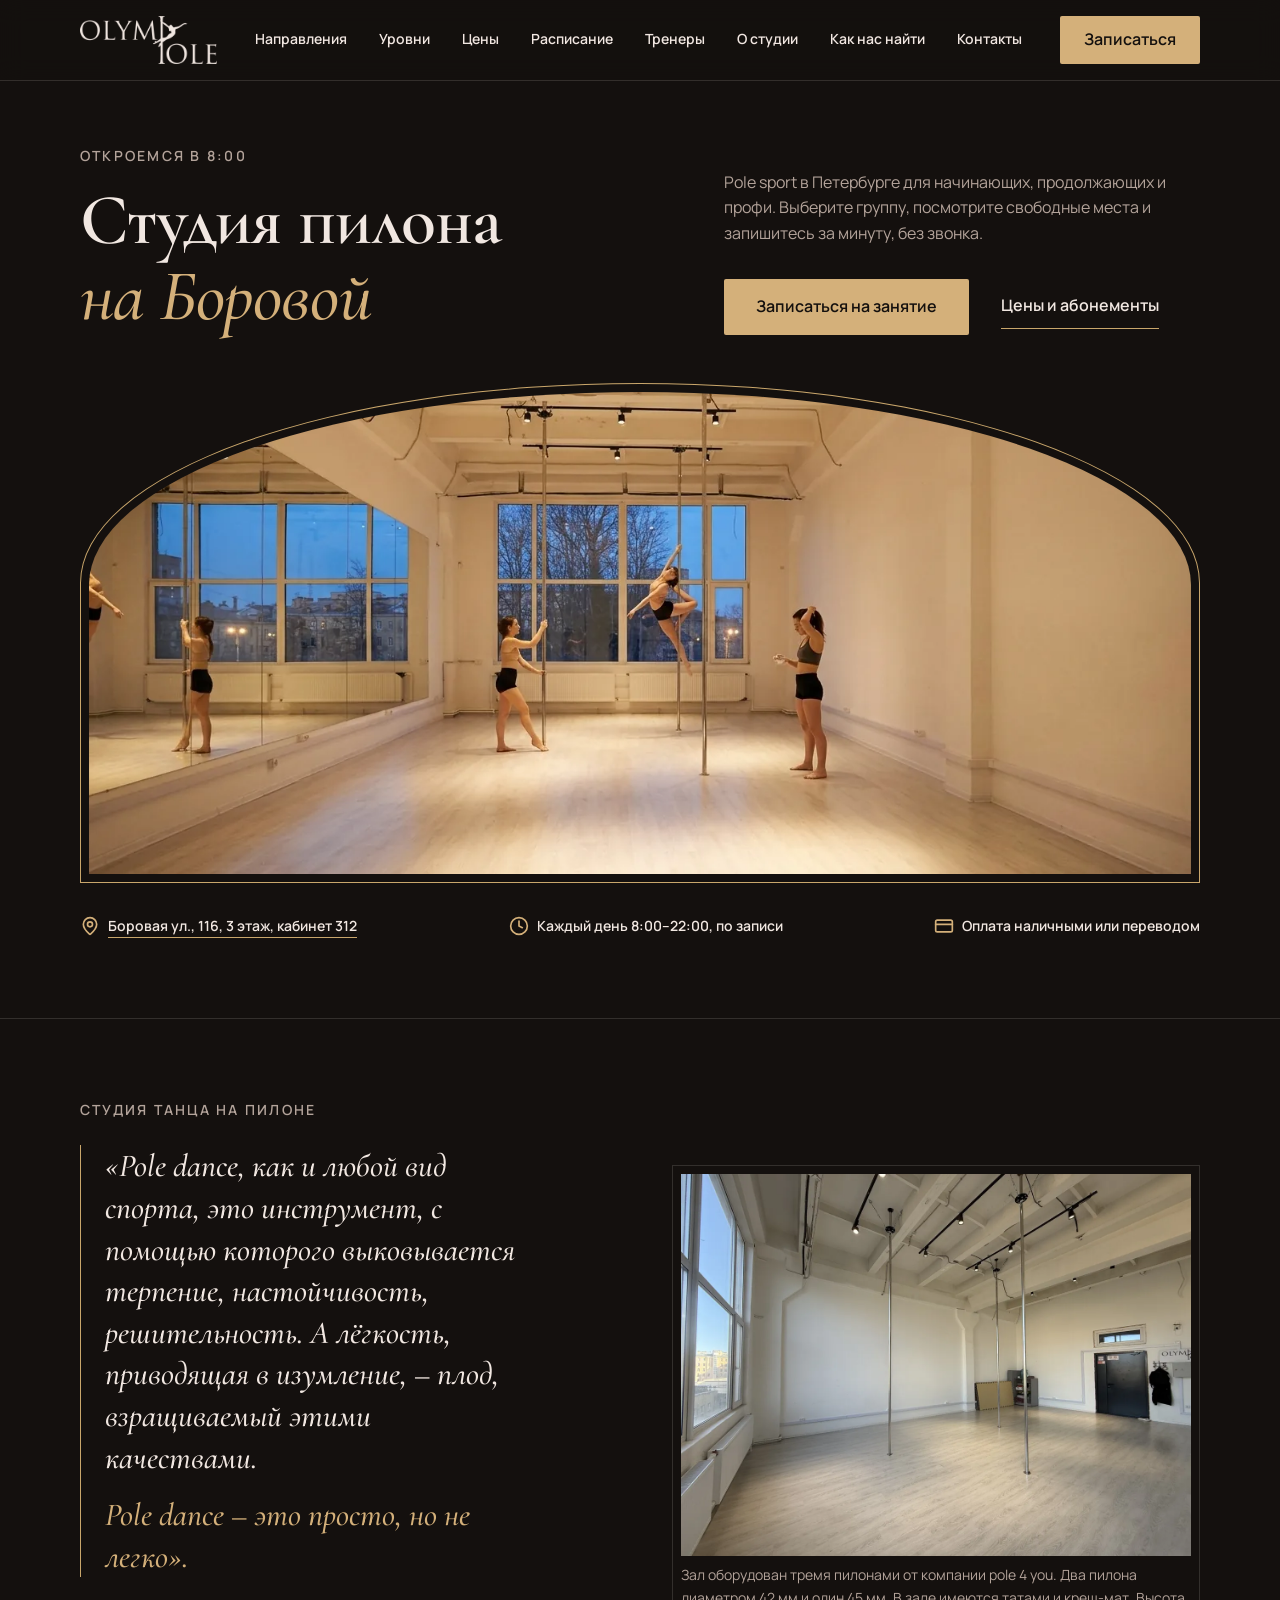
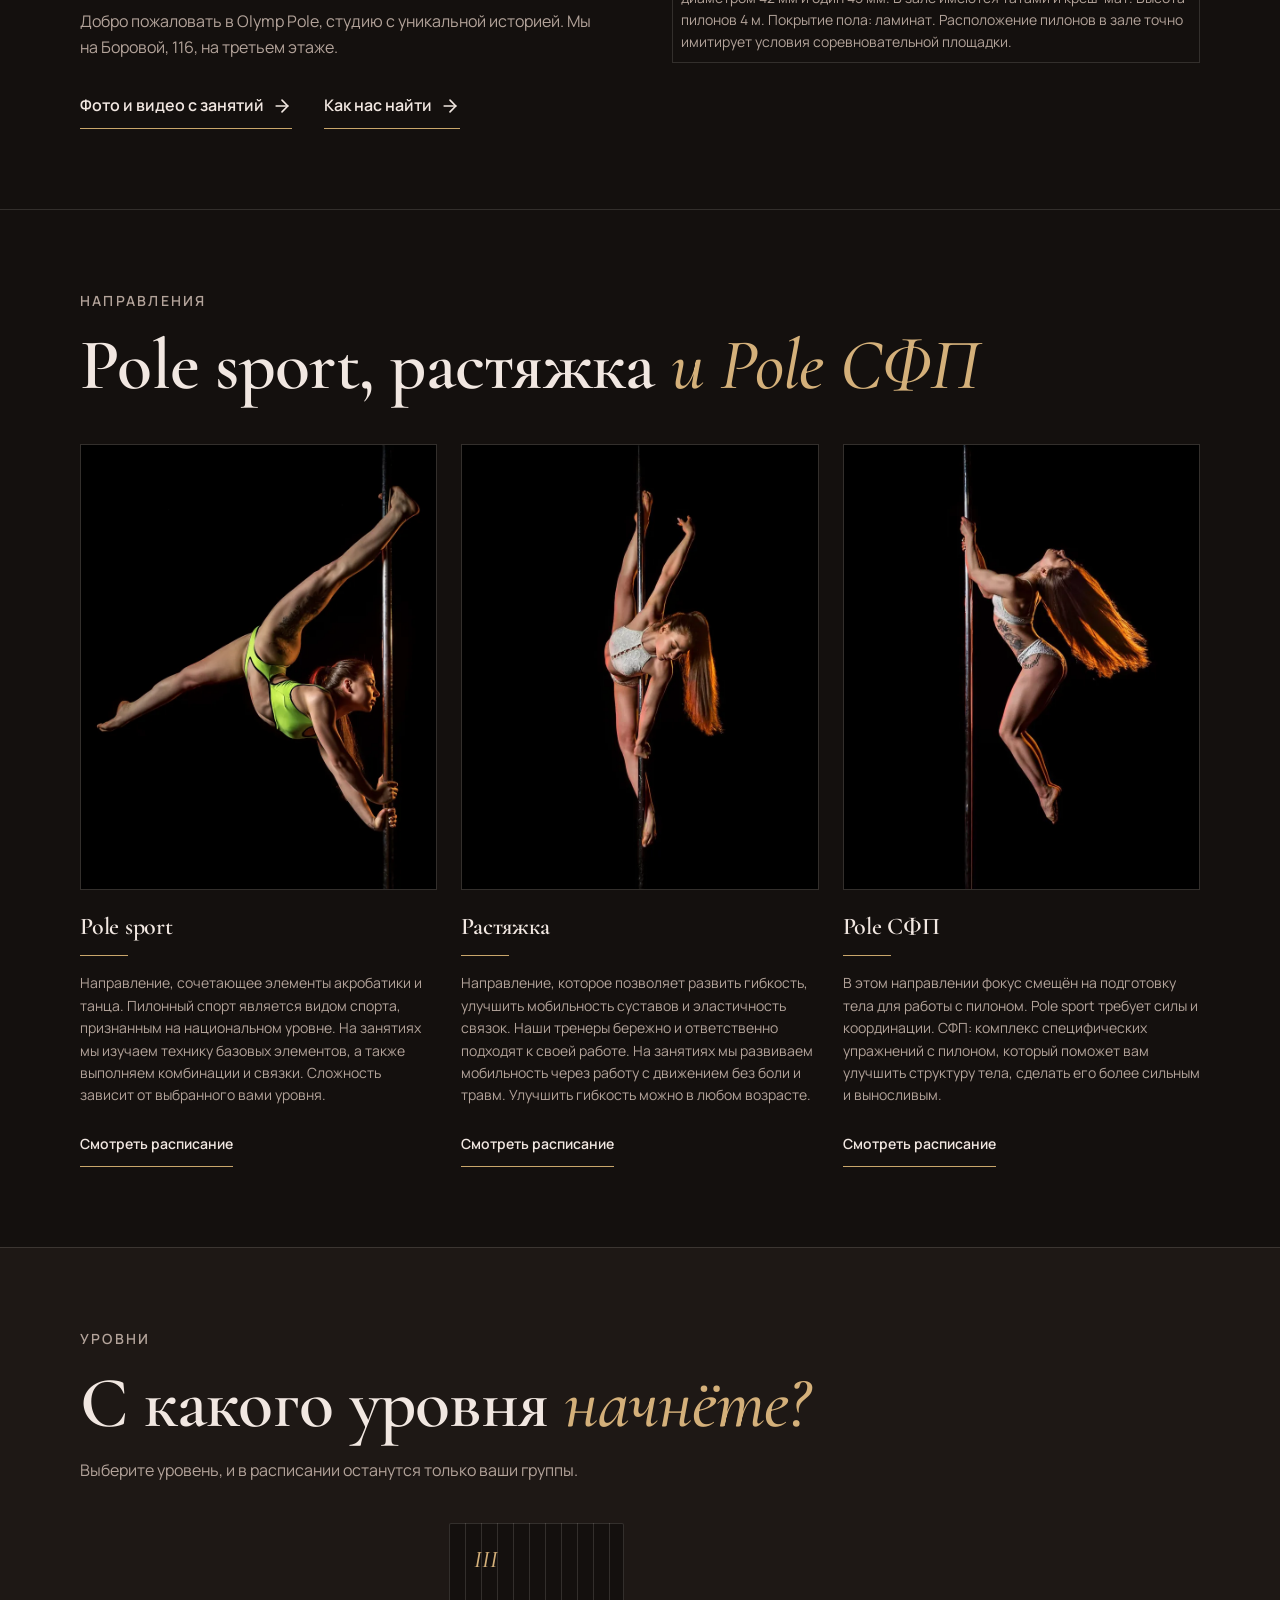
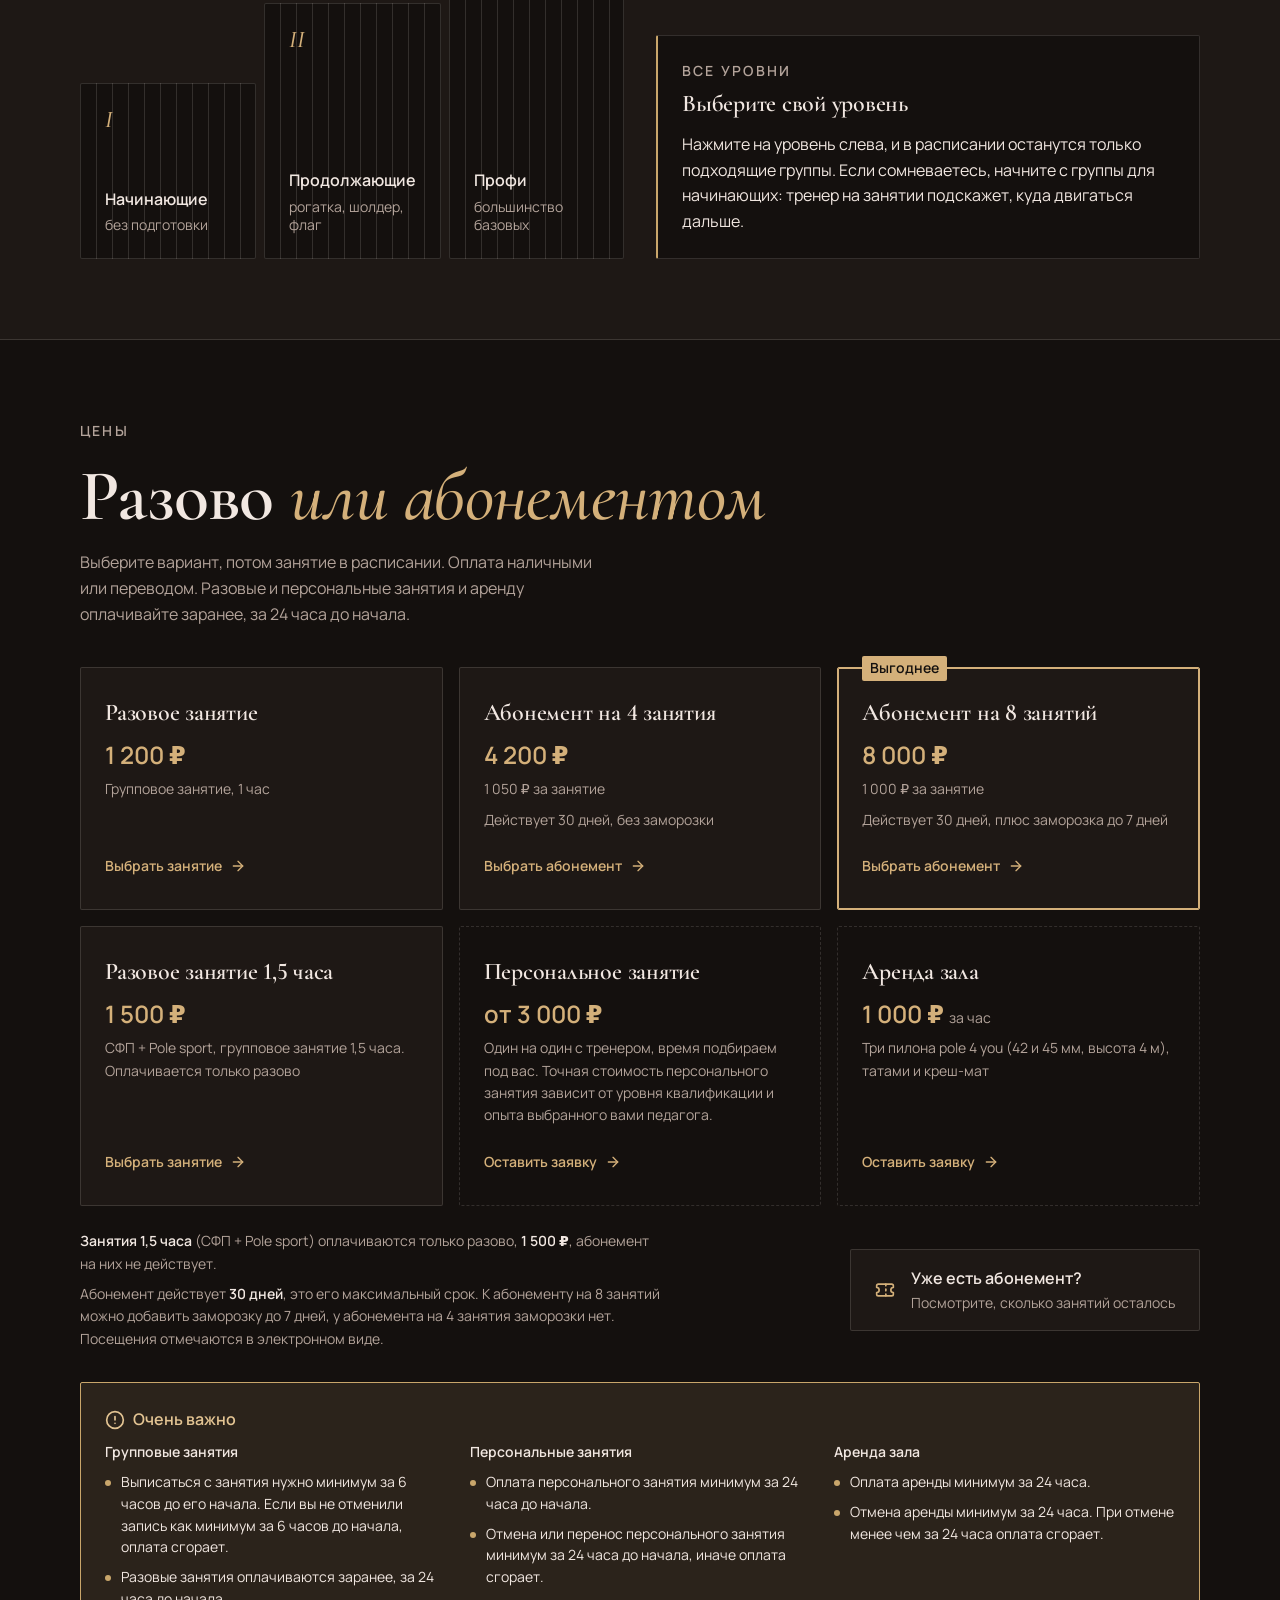
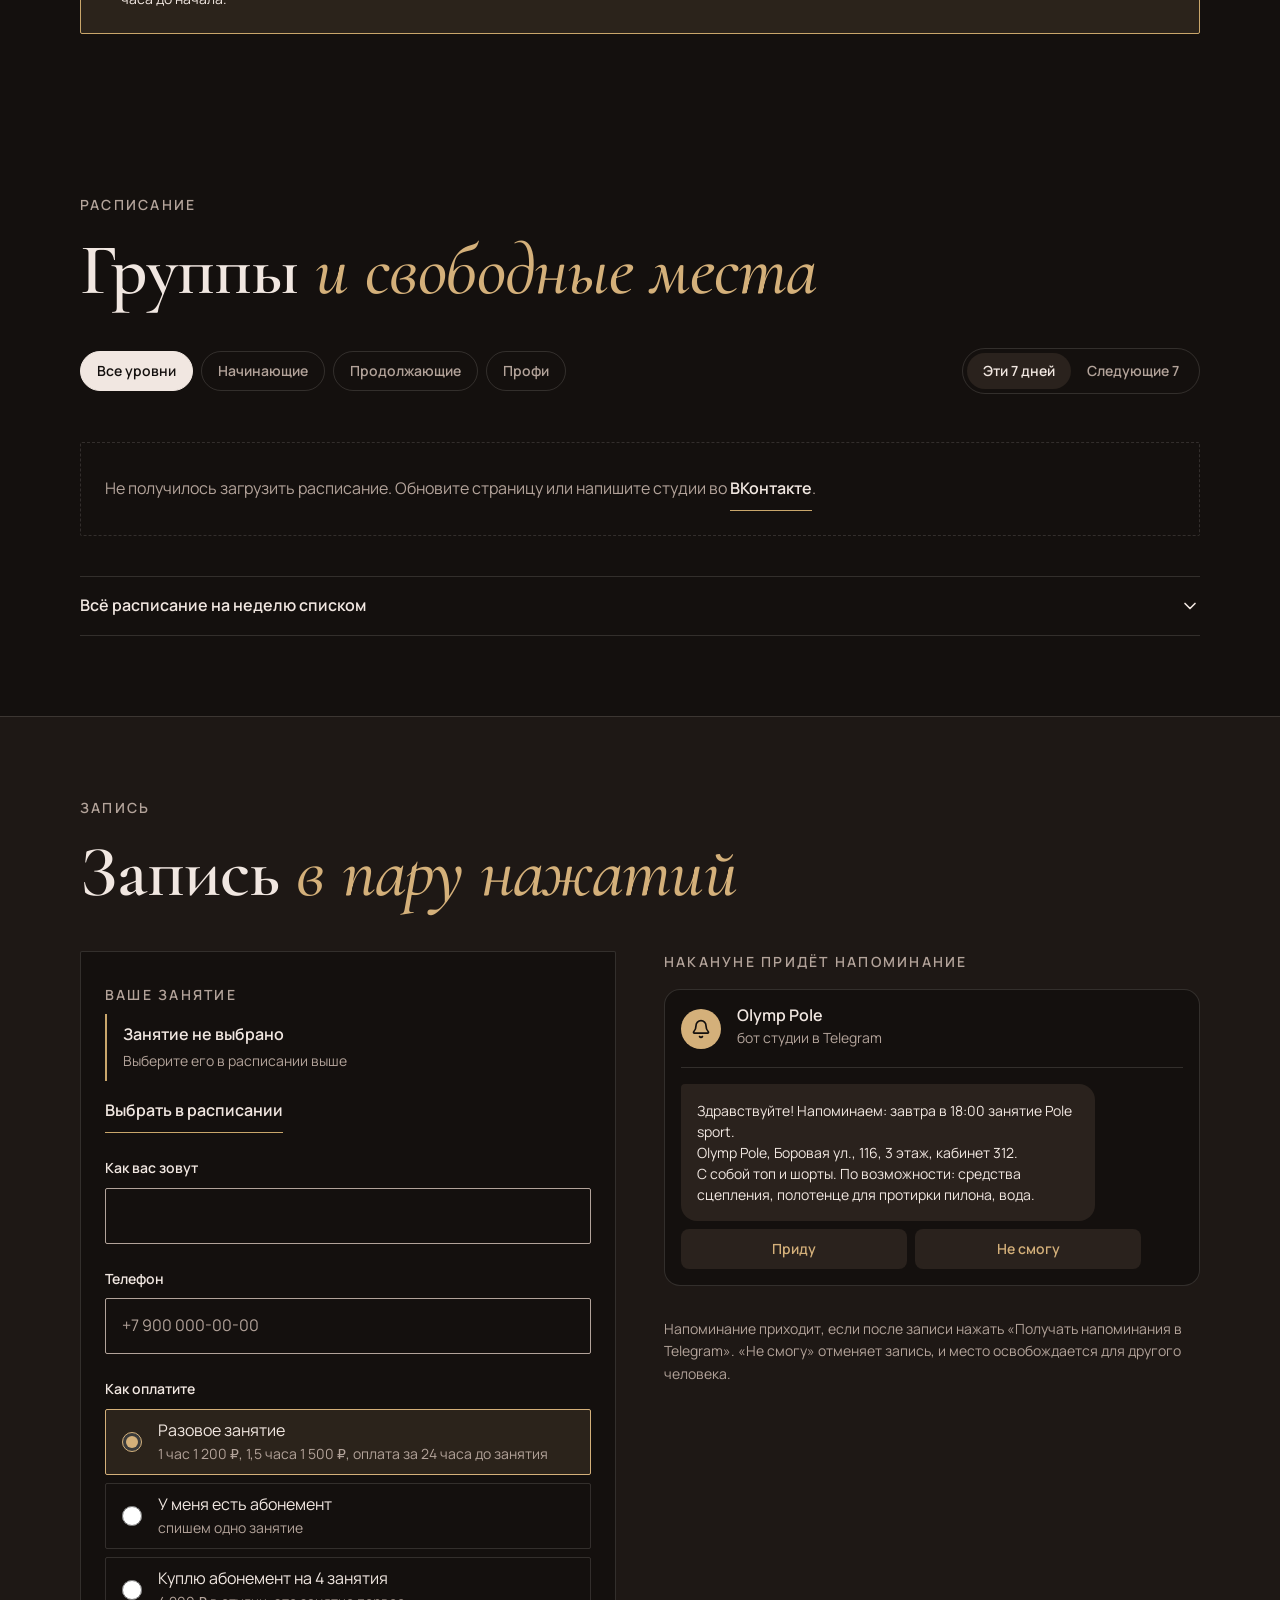
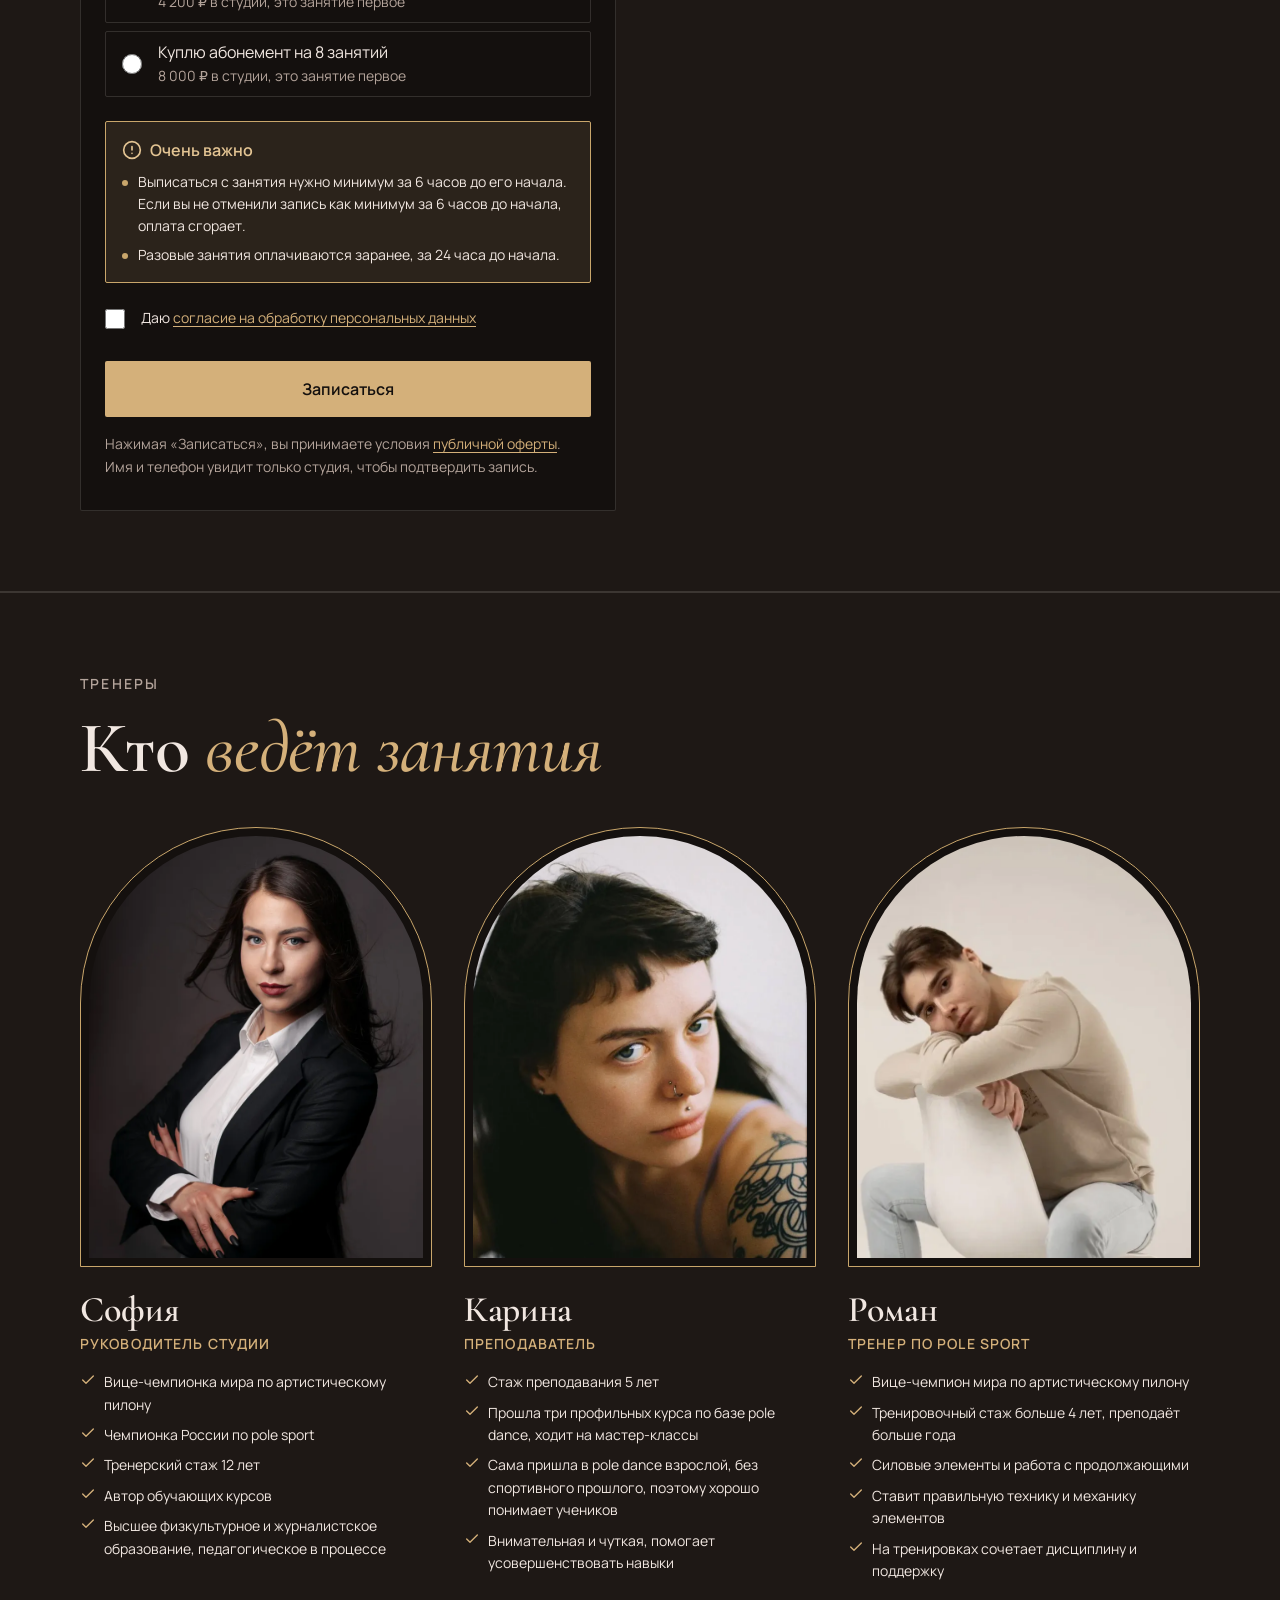
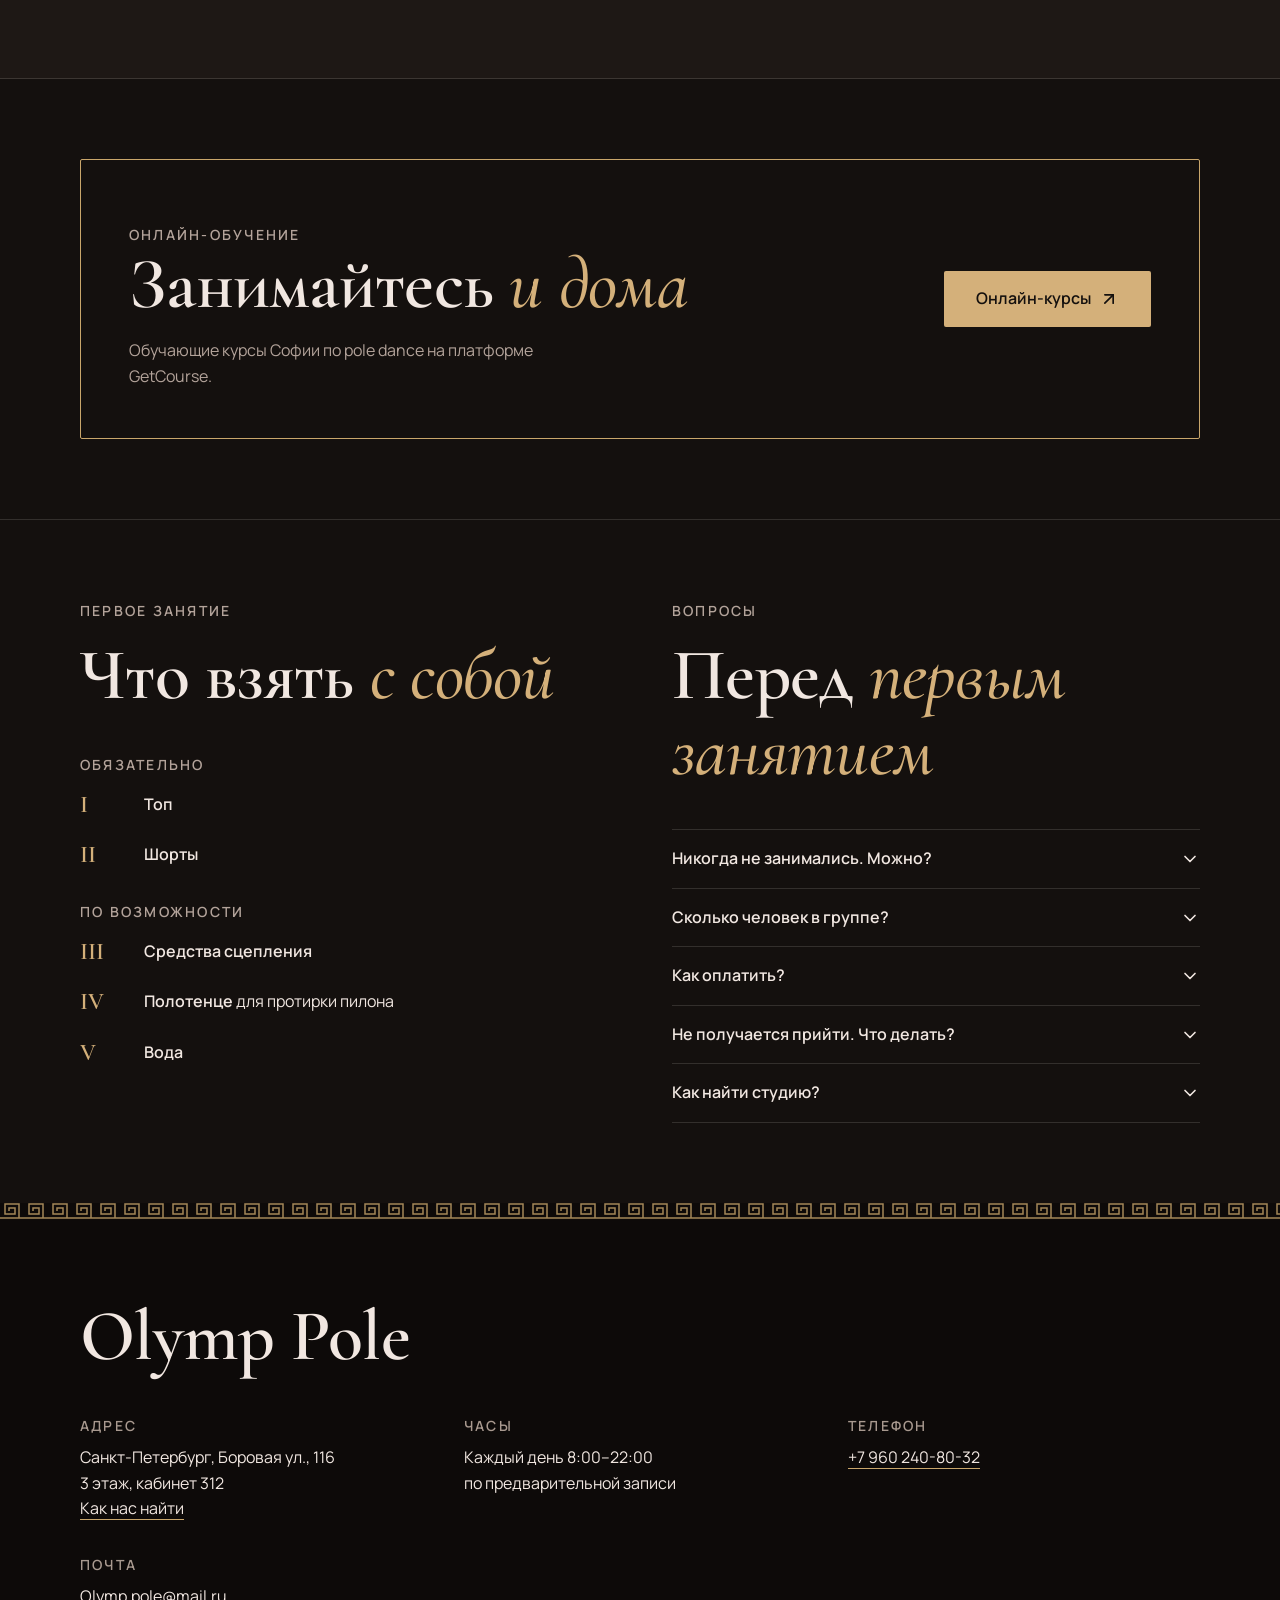
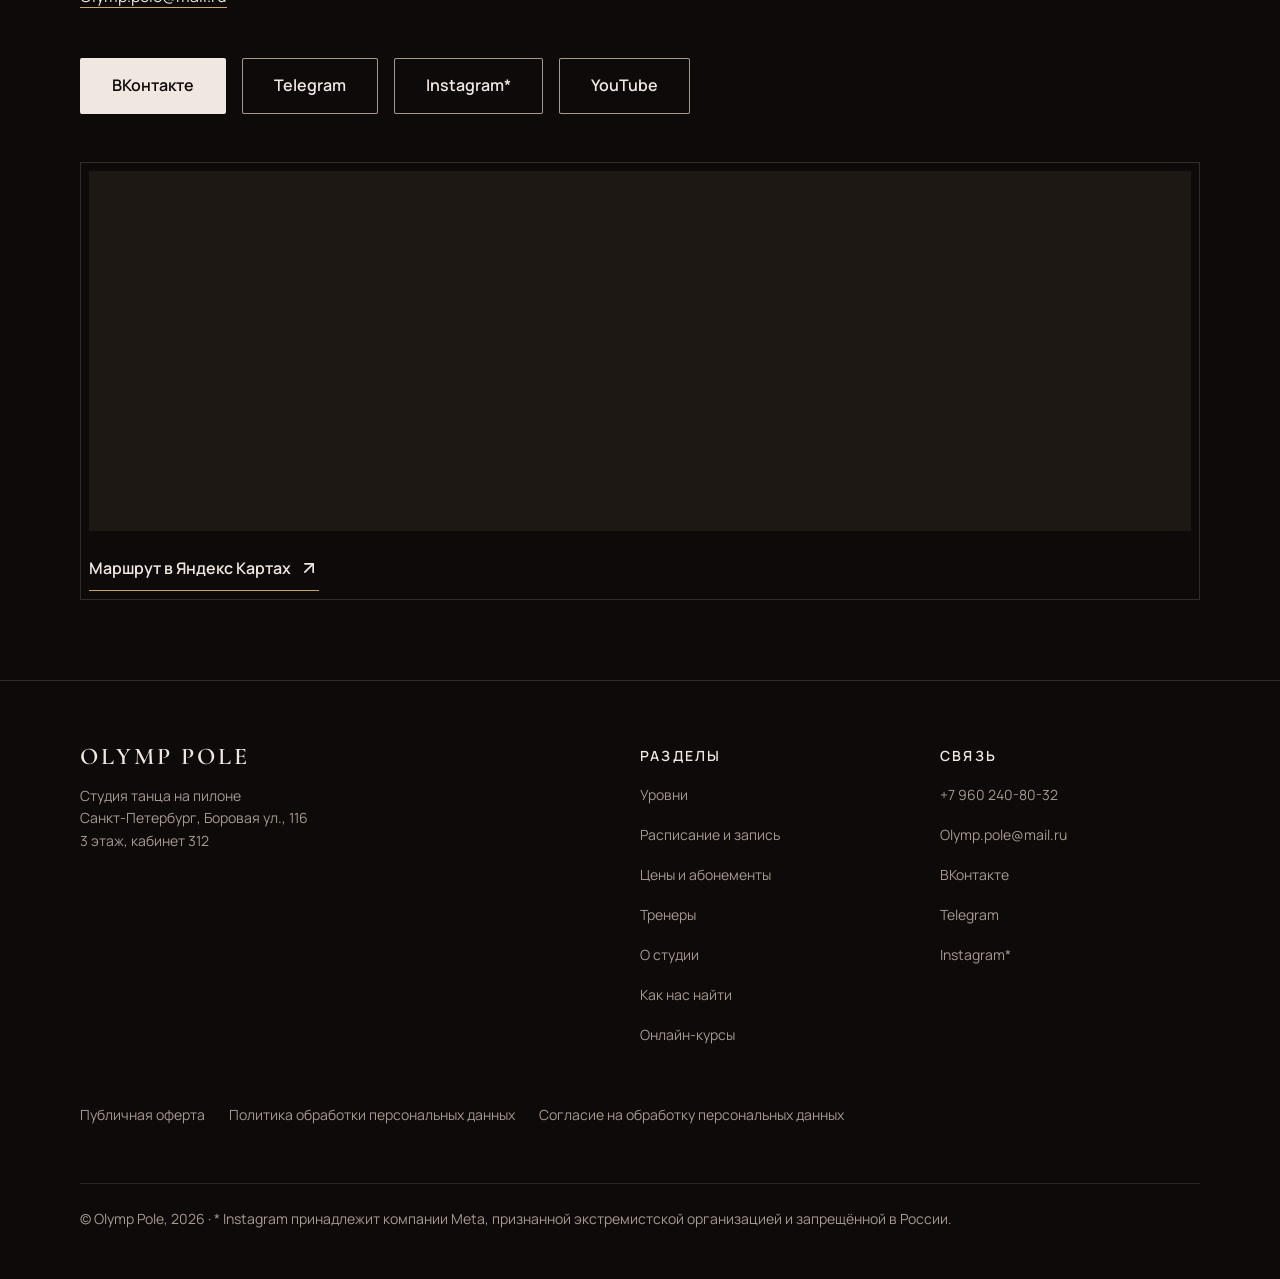
<file: index.html>
<!doctype html>
<html lang="ru">
<head>
<meta charset="utf-8">
<meta name="viewport" content="width=device-width, initial-scale=1, viewport-fit=cover">
<title>Olymp Pole: студия пилона на Боровой, Санкт-Петербург</title>
<meta name="description" content="Студия танца на пилоне Olymp Pole в Петербурге, Боровая ул., 116. Pole sport для начинающих, продолжающих и профи: расписание, свободные места, цены и запись онлайн.">
<meta property="og:type" content="website">
<meta property="og:title" content="Olymp Pole: студия пилона на Боровой">
<meta property="og:description" content="Pole sport для начинающих, продолжающих и профи. Расписание, свободные места и запись без звонка">
<link rel="canonical" href="https://olymppole.ru/">
<meta property="og:url" content="https://olymppole.ru/">
<meta property="og:image" content="https://olymppole.ru/og.jpg">
<meta property="og:image:width" content="1200"><meta property="og:image:height" content="630">
<meta name="theme-color" content="#14100E">
<link rel="icon" href="favicon.svg" type="image/svg+xml">
<script>document.documentElement.classList.add('js')</script>
<link rel="preload" as="image" href="img/zal-vecher.webp">
<link rel="preconnect" href="https://d5dodm8kkkc2e00be9sq.y0g3kng5.apigw.yandexcloud.net">
<link rel="stylesheet" href="style.css?v=20261128s">
<script type="application/ld+json">{
  "@context": "https://schema.org",
  "@type": "SportsActivityLocation",
  "name": "Olymp Pole",
  "description": "Студия танца на пилоне: pole sport для начинающих, продолжающих и профи",
  "url": "https://olymppole.ru/",
  "image": "https://olymppole.ru/img/zal-vecher.webp",
  "telephone": "+79602408032",
  "email": "Olymp.pole@mail.ru",
  "address": {"@type": "PostalAddress", "streetAddress": "Боровая ул., 116, 3 этаж, кабинет 312", "addressLocality": "Санкт-Петербург", "addressCountry": "RU"},
  "geo": {"@type": "GeoCoordinates", "latitude": 59.90746, "longitude": 30.339281},
  "openingHours": "Mo-Su 08:00-22:00",
  "priceRange": "1 200–8 000 ₽",
  "sameAs": ["https://vk.ru/olymppole", "https://www.instagram.com/olymp_pole", "https://t.me/olymp_pole", "https://yandex.com/maps/org/olymp_pole/40862749680"]
}</script>
</head>
<body>

<header class="shapka"><div class="wrap">
  <a class="imya" href="#top"><img src="img/logo.png" width="342" height="120" alt="Olymp Pole"></a>
  <nav aria-label="Разделы"><a href="#napravleniya">Направления</a><a href="#urovni">Уровни</a><a href="#ceny">Цены</a><a href="#raspisanie">Расписание</a><a href="#trenery">Тренеры</a><a href="o-studii/">О студии</a><a href="kak-nas-najti/">Как нас найти</a><a href="#kontakty">Контакты</a></nav>
  <a class="btn btn--mal" href="#raspisanie">Записаться</a>
</div></header>

<main id="top">
<section class="hero"><div class="wrap">
  <div class="hero-verh">
    <div>
      <p class="kik"><span class="status" id="seychas">Каждый день 8:00–22:00</span></p>
      <h1>Студия пилона <em>на Боровой</em></h1>
    </div>
    <div>
      <p class="lead">Pole sport в Петербурге для начинающих, продолжающих и профи. Выберите группу, посмотрите свободные места и запишитесь за минуту, без звонка.</p>
      <div class="hero-knopki"><a class="btn" href="#raspisanie">Записаться на занятие</a><a class="ssylka" href="#ceny">Цены и абонементы</a></div>
    </div>
  </div>
  <!-- Фото зала, переделанное в Gemini 26.11: вечер, тёплый свет, ученицы на пилонах (оригинал img/zal-okna.webp) -->
  <figure class="arka"><img src="img/zal-vecher.webp" width="1376" height="768" alt="Зал Olymp Pole вечером: ученицы на пилонах, зеркало и окна во всю стену" fetchpriority="high"></figure>
  <ul class="fakty">
    <li><svg viewBox="0 0 24 24" fill="none" stroke="currentColor" stroke-width="2" stroke-linecap="round" stroke-linejoin="round" aria-hidden="true"><path d="M20 10c0 4.993-5.539 10.193-7.399 11.799a1 1 0 0 1-1.202 0C9.539 20.193 4 14.993 4 10a8 8 0 0 1 16 0"/><circle cx="12" cy="10" r="3"/></svg><a class="fakt-ssylka" href="kak-nas-najti/">Боровая ул., 116, 3 этаж, кабинет 312</a></li>
    <li><svg viewBox="0 0 24 24" fill="none" stroke="currentColor" stroke-width="2" stroke-linecap="round" stroke-linejoin="round" aria-hidden="true"><circle cx="12" cy="12" r="10"/><path d="M12 6v6l4 2"/></svg><span>Каждый день 8:00–22:00, по записи</span></li>
    <li><svg viewBox="0 0 24 24" fill="none" stroke="currentColor" stroke-width="2" stroke-linecap="round" stroke-linejoin="round" aria-hidden="true"><rect width="20" height="14" x="2" y="5" rx="2"/><path d="M2 10h20"/></svg><span>Оплата наличными или переводом</span></li>
  </ul>
</div></section>

<section class="studiya" id="studiya"><div class="wrap studiya-setka">
  <div class="rv">
    <p class="kik">Студия танца на пилоне</p>
    <blockquote class="citata">
      <p>«Pole dance, как и любой вид спорта, это инструмент, с помощью которого выковывается терпение, настойчивость, решительность. А лёгкость, приводящая в изумление, – плод, взращиваемый этими качествами.</p>
      <p>Pole dance – это просто, но не легко».</p>
    </blockquote>
    <p class="pod">Добро пожаловать в Olymp Pole, студию с уникальной историей. Мы на Боровой, 116, на третьем этаже.</p>
    <p class="studiya-ssylki"><a class="ssylka" href="o-studii/">Фото и видео с занятий <svg viewBox="0 0 24 24" fill="none" stroke="currentColor" stroke-width="2" stroke-linecap="round" stroke-linejoin="round" aria-hidden="true"><path d="M5 12h14"/><path d="m12 5 7 7-7 7"/></svg></a><a class="ssylka" href="kak-nas-najti/">Как нас найти <svg viewBox="0 0 24 24" fill="none" stroke="currentColor" stroke-width="2" stroke-linecap="round" stroke-linejoin="round" aria-hidden="true"><path d="M5 12h14"/><path d="m12 5 7 7-7 7"/></svg></a></p>
  </div>
  <figure class="foto-zal rv"><img src="img/zal-piloni.webp" width="1200" height="900" loading="lazy" alt="Пилоны в зале Olymp Pole"><figcaption>Зал оборудован тремя пилонами от компании pole 4 you. Два пилона диаметром 42 мм и один 45 мм. В зале имеются татами и креш-мат. Высота пилонов 4 м. Покрытие пола: ламинат. Расположение пилонов в зале точно имитирует условия соревновательной площадки.</figcaption></figure>
</div></section>

<section class="napravleniya" id="napravleniya"><div class="wrap">
  <div class="zag rv"><p class="kik">Направления</p><h2>Pole sport, растяжка <em>и Pole СФП</em></h2></div>
  <div class="napr-setka">
    <article class="napr rv">
      <img src="img/napr-pole-sport.webp" width="800" height="1000" loading="lazy" alt="Pole sport: шпагат на пилоне">
      <h3>Pole sport</h3>
      <p>Направление, сочетающее элементы акробатики и танца. Пилонный спорт является видом спорта, признанным на национальном уровне. На занятиях мы изучаем технику базовых элементов, а также выполняем комбинации и связки. Сложность зависит от выбранного вами уровня.</p>
      <a class="ssylka" href="#raspisanie">Смотреть расписание</a>
    </article>
    <article class="napr rv">
      <img src="img/napr-rastyazhka.webp" width="800" height="1000" loading="lazy" alt="Растяжка: продольный шпагат на пилоне">
      <h3>Растяжка</h3>
      <p>Направление, которое позволяет развить гибкость, улучшить мобильность суставов и эластичность связок. Наши тренеры бережно и ответственно подходят к своей работе. На занятиях мы развиваем мобильность через работу с движением без боли и травм. Улучшить гибкость можно в любом возрасте.</p>
      <a class="ssylka" href="#raspisanie">Смотреть расписание</a>
    </article>
    <article class="napr rv">
      <img src="img/napr-sfp.webp" width="800" height="1000" loading="lazy" alt="Pole СФП: силовой элемент на пилоне">
      <h3>Pole СФП</h3>
      <p>В этом направлении фокус смещён на подготовку тела для работы с пилоном. Pole sport требует силы и координации. СФП: комплекс специфических упражнений с пилоном, который поможет вам улучшить структуру тела, сделать его более сильным и выносливым.</p>
      <a class="ssylka" href="#raspisanie">Смотреть расписание</a>
    </article>
  </div>
</div></section>

<section class="urovni" id="urovni"><div class="wrap">
  <div class="zag rv"><p class="kik">Уровни</p><h2>С какого уровня <em>начнёте?</em></h2>
    <p class="pod">Выберите уровень, и в расписании останутся только ваши группы.</p></div>
  <div class="vybor rv">
    <div class="stupeni" role="radiogroup" aria-label="Уровень">
      <button type="button" class="st" role="radio" aria-checked="false" data-lv="nach"><i>I</i><b>Начинающие</b><small>без подготовки</small></button>
      <button type="button" class="st" role="radio" aria-checked="false" data-lv="prod"><i>II</i><b>Продолжающие</b><small>рогатка, шолдер, флаг</small></button>
      <button type="button" class="st" role="radio" aria-checked="false" data-lv="profi"><i>III</i><b>Профи</b><small>большинство базовых</small></button>
    </div>
    <div class="opis" id="opis" aria-live="polite"></div>
  </div>
</div></section>

<section class="ceny" id="ceny"><div class="wrap">
  <div class="zag rv"><p class="kik">Цены</p><h2>Разово <em>или абонементом</em></h2>
    <p class="pod">Выберите вариант, потом занятие в расписании. Оплата наличными или переводом. Разовые и персональные занятия и аренду оплачивайте заранее, за 24 часа до начала.</p></div>
  <div class="tarify rv">
    <div class="tarif" data-t="razovoe"><h3>Разовое занятие</h3><p class="summa">1&nbsp;200&nbsp;₽</p><p>Групповое занятие, 1 час</p>
      <button type="button" class="tarif-kn" data-tarif="razovoe">Выбрать занятие <svg viewBox="0 0 24 24" fill="none" stroke="currentColor" stroke-width="2" stroke-linecap="round" stroke-linejoin="round" aria-hidden="true"><path d="M5 12h14"/><path d="m12 5 7 7-7 7"/></svg></button></div>
    <div class="tarif" data-t="kupit4"><h3>Абонемент на 4 занятия</h3><p class="summa">4&nbsp;200&nbsp;₽</p><p>1&nbsp;050&nbsp;₽ за занятие</p><p>Действует 30 дней, без заморозки</p>
      <button type="button" class="tarif-kn" data-tarif="kupit4">Выбрать абонемент <svg viewBox="0 0 24 24" fill="none" stroke="currentColor" stroke-width="2" stroke-linecap="round" stroke-linejoin="round" aria-hidden="true"><path d="M5 12h14"/><path d="m12 5 7 7-7 7"/></svg></button></div>
    <div class="tarif glav" data-t="kupit8"><span class="metka">Выгоднее</span><h3>Абонемент на 8 занятий</h3><p class="summa">8&nbsp;000&nbsp;₽</p><p>1&nbsp;000&nbsp;₽ за занятие</p><p>Действует 30 дней, плюс заморозка до 7 дней</p>
      <button type="button" class="tarif-kn" data-tarif="kupit8">Выбрать абонемент <svg viewBox="0 0 24 24" fill="none" stroke="currentColor" stroke-width="2" stroke-linecap="round" stroke-linejoin="round" aria-hidden="true"><path d="M5 12h14"/><path d="m12 5 7 7-7 7"/></svg></button></div>
    <div class="tarif" data-t="razovoe15"><h3>Разовое занятие 1,5 часа</h3><p class="summa">1&nbsp;500&nbsp;₽</p><p>СФП + Pole sport, групповое занятие 1,5 часа. Оплачивается только разово</p>
      <button type="button" class="tarif-kn" data-tarif="razovoe15">Выбрать занятие <svg viewBox="0 0 24 24" fill="none" stroke="currentColor" stroke-width="2" stroke-linecap="round" stroke-linejoin="round" aria-hidden="true"><path d="M5 12h14"/><path d="m12 5 7 7-7 7"/></svg></button></div>
    <div class="tarif tarif--perso"><h3>Персональное занятие</h3><p class="summa">от 3&nbsp;000&nbsp;₽</p><p>Один на один с тренером, время подбираем под вас. Точная стоимость персонального занятия зависит от уровня квалификации и опыта выбранного вами педагога.</p>
      <button type="button" class="tarif-kn" data-okno="perso">Оставить заявку <svg viewBox="0 0 24 24" fill="none" stroke="currentColor" stroke-width="2" stroke-linecap="round" stroke-linejoin="round" aria-hidden="true"><path d="M5 12h14"/><path d="m12 5 7 7-7 7"/></svg></button></div>
    <div class="tarif tarif--perso"><h3>Аренда зала</h3><p class="summa">1&nbsp;000&nbsp;₽ <small>за час</small></p><p>Три пилона pole 4 you (42 и 45 мм, высота 4 м), татами и креш-мат</p>
      <button type="button" class="tarif-kn" data-okno="arenda">Оставить заявку <svg viewBox="0 0 24 24" fill="none" stroke="currentColor" stroke-width="2" stroke-linecap="round" stroke-linejoin="round" aria-hidden="true"><path d="M5 12h14"/><path d="m12 5 7 7-7 7"/></svg></button></div>
  </div>
  <div class="ceny-niz">
    <ul class="ceny-prim">
      <li><b>Занятия 1,5 часа</b> (СФП + Pole sport) оплачиваются только разово, <b>1&nbsp;500&nbsp;₽</b>, абонемент на них не действует.</li>
      <li>Абонемент действует <b>30 дней</b>, это его максимальный срок. К абонементу на 8 занятий можно добавить заморозку до 7 дней, у абонемента на 4 занятия заморозки нет. Посещения отмечаются в электронном виде.</li>
    </ul>
    <button type="button" class="moj-abon" data-okno="abon"><svg viewBox="0 0 24 24" fill="none" stroke="currentColor" stroke-width="2" stroke-linecap="round" stroke-linejoin="round" aria-hidden="true"><path d="M2 9a3 3 0 0 1 0 6v2a2 2 0 0 0 2 2h16a2 2 0 0 0 2-2v-2a3 3 0 0 1 0-6V7a2 2 0 0 0-2-2H4a2 2 0 0 0-2 2Z"/><path d="M13 5v2"/><path d="M13 17v2"/><path d="M13 11v2"/></svg><span><b>Уже есть абонемент?</b> Посмотрите, сколько занятий осталось</span></button>
  </div>
  <div class="vazhno vazhno--ceny rv" role="note">
    <p class="vazhno-zag"><svg viewBox="0 0 24 24" fill="none" stroke="currentColor" stroke-width="2" stroke-linecap="round" stroke-linejoin="round" aria-hidden="true"><circle cx="12" cy="12" r="10"/><path d="M12 8v4"/><path d="M12 16h.01"/></svg>Очень важно</p>
    <div class="vazhno-setka">
      <div><p class="vazhno-pod">Групповые занятия</p><ul>
        <li>Выписаться с занятия нужно минимум за 6 часов до его начала. Если вы не отменили запись как минимум за 6 часов до начала, оплата сгорает.</li>
        <li>Разовые занятия оплачиваются заранее, за 24 часа до начала.</li></ul></div>
      <div><p class="vazhno-pod">Персональные занятия</p><ul>
        <li>Оплата персонального занятия минимум за 24 часа до начала.</li>
        <li>Отмена или перенос персонального занятия минимум за 24 часа до начала, иначе оплата сгорает.</li></ul></div>
      <div><p class="vazhno-pod">Аренда зала</p><ul>
        <li>Оплата аренды минимум за 24 часа.</li>
        <li>Отмена аренды минимум за 24 часа. При отмене менее чем за 24 часа оплата сгорает.</li></ul></div>
    </div>
  </div>
</div></section>

<section class="raspisanie" id="raspisanie"><div class="wrap">
  <div class="zag rv"><p class="kik">Расписание</p><h2>Группы <em>и свободные места</em></h2></div>
  <div class="vybor-tarif" id="vybor-tarif" hidden></div>
  <div class="paneli">
    <div class="chipy" id="chipy" role="group" aria-label="Уровень">
      <button type="button" class="chip" data-lv-set="" aria-pressed="true">Все уровни</button>
      <button type="button" class="chip" data-lv-set="nach" aria-pressed="false">Начинающие</button>
      <button type="button" class="chip" data-lv-set="prod" aria-pressed="false">Продолжающие</button>
      <button type="button" class="chip" data-lv-set="profi" aria-pressed="false">Профи</button>
    </div>
    <div class="nedeli" role="group" aria-label="Неделя">
      <button type="button" data-ned="0" aria-pressed="true">Эти 7 дней</button><button type="button" data-ned="1" aria-pressed="false">Следующие 7</button>
    </div>
  </div>
  <div class="dni" id="dni" role="tablist" aria-label="День"></div>
  <p class="den-zag" id="den-zag"></p>
  <ol class="zanyatiya" id="zanyatiya" aria-live="polite"><li class="zagruzka">Загружаем расписание…</li></ol>
  <details class="nedelya"><summary>Всё расписание на неделю списком<svg viewBox="0 0 24 24" fill="none" stroke="currentColor" stroke-width="2" stroke-linecap="round" stroke-linejoin="round" aria-hidden="true"><path d="m6 9 6 6 6-6"/></svg></summary>
    <div class="nedelya-spisok" id="nedelya"></div>
  </details>
</div></section>

<section class="zapis-bl" id="zapis"><div class="wrap">
  <div class="zag rv"><p class="kik">Запись</p><h2>Запись <em>в пару нажатий</em></h2></div>
  <div class="zapis">
    <div>
      <form class="forma" id="forma" novalidate>
        <p class="kik">Ваше занятие</p>
        <div class="vybrano-kart" id="vybrano"><b>Занятие не выбрано</b><span>Выберите его в расписании выше</span></div>
        <a class="ssylka" href="#raspisanie">Выбрать в расписании</a>
        <label for="imya">Как вас зовут</label>
        <input id="imya" name="name" autocomplete="given-name" maxlength="60" aria-describedby="o-imya">
        <p class="oshibka" id="o-imya" hidden>Напишите имя, чтобы тренер знал, кого ждать</p>
        <label for="tel">Телефон</label>
        <input id="tel" name="tel" type="tel" inputmode="tel" autocomplete="tel" placeholder="+7 900 000-00-00" aria-describedby="o-tel">
        <p class="oshibka" id="o-tel" hidden>Проверьте номер: нужно 11 цифр, например +7 900 000-00-00</p>
        <fieldset class="oplata" id="oplata">
          <legend class="leg">Как оплатите</legend>
          <label class="var"><input type="radio" name="oplata" value="razovoe" checked><span>Разовое занятие <small id="cena-raz">1 час 1&nbsp;200&nbsp;₽, 1,5 часа 1&nbsp;500&nbsp;₽, оплата за 24 часа до занятия</small></span></label>
          <label class="var"><input type="radio" name="oplata" value="abon"><span>У меня есть абонемент <small id="abon-prim">спишем одно занятие</small></span></label>
          <label class="var"><input type="radio" name="oplata" value="kupit4"><span>Куплю абонемент на 4 занятия <small>4&nbsp;200&nbsp;₽ в студии, это занятие первое</small></span></label>
          <label class="var"><input type="radio" name="oplata" value="kupit8"><span>Куплю абонемент на 8 занятий <small>8&nbsp;000&nbsp;₽ в студии, это занятие первое</small></span></label>
        </fieldset>
        <div class="lovushka" aria-hidden="true"><label for="site">Сайт</label><input id="site" name="site" tabindex="-1" autocomplete="off"></div>
        <div class="vazhno" role="note">
          <p class="vazhno-zag"><svg viewBox="0 0 24 24" fill="none" stroke="currentColor" stroke-width="2" stroke-linecap="round" stroke-linejoin="round" aria-hidden="true"><circle cx="12" cy="12" r="10"/><path d="M12 8v4"/><path d="M12 16h.01"/></svg>Очень важно</p>
          <ul>
            <li>Выписаться с занятия нужно минимум за 6 часов до его начала. Если вы не отменили запись как минимум за 6 часов до начала, оплата сгорает.</li>
            <li>Разовые занятия оплачиваются заранее, за 24 часа до начала.</li>
          </ul>
        </div>
        <label class="soglasie"><input type="checkbox" id="soglasie" aria-describedby="o-soglasie"><span>Даю <a href="soglasie/" target="_blank" rel="noopener">согласие на обработку персональных данных</a></span></label>
        <p class="oshibka" id="o-soglasie" hidden>Без согласия на обработку данных записаться нельзя</p>
        <button class="btn btn--shir knopka-otpr" type="submit" id="go">Записаться</button>
        <p class="oshibka" id="o-otpr" hidden></p>
        <p class="melko">Нажимая «Записаться», вы принимаете условия <a href="oferta/" target="_blank" rel="noopener">публичной оферты</a>. Имя и телефон увидит только студия, чтобы подтвердить запись.</p>
      </form>
      <div class="gotovo" id="gotovo" hidden>
        <svg viewBox="0 0 24 24" fill="none" stroke="currentColor" stroke-width="2" stroke-linecap="round" stroke-linejoin="round" aria-hidden="true"><path d="M8 2v4"/><path d="M16 2v4"/><rect width="18" height="18" x="3" y="4" rx="2"/><path d="M3 10h18"/><path d="m9 16 2 2 4-4"/></svg>
        <h3 id="gotovo-zag">Вы записаны</h3>
        <p id="itog"></p>
        <a class="btn btn--shir" id="tg-knopka" href="#" target="_blank" rel="noopener" hidden>Получать напоминания в Telegram</a>
        <p class="melko" id="tg-prim" hidden>Откроется бот студии: нажмите «Запустить», и накануне занятия придёт напоминание. Там же можно отменить запись.</p>
        <p class="melko">Впервые к нам? На проходной скажите «На танцы» и покажите паспорт. <a class="v-tekste" href="kak-nas-najti/">Как нас найти</a></p>
        <button type="button" class="ssylka" id="snova">Записаться ещё на одно занятие</button>
      </div>
    </div>
    <aside class="napominanie" aria-label="Пример напоминания">
      <p class="kik">Накануне придёт напоминание</p>
      <div class="chat">
        <div class="chat-shapka"><span class="ava"><svg viewBox="0 0 24 24" fill="none" stroke="currentColor" stroke-width="2" stroke-linecap="round" stroke-linejoin="round" aria-hidden="true"><path d="M10.268 21a2 2 0 0 0 3.464 0"/><path d="M3.262 15.326A1 1 0 0 0 4 17h16a1 1 0 0 0 .74-1.673C19.41 13.956 18 12.499 18 8A6 6 0 0 0 6 8c0 4.499-1.411 5.956-2.738 7.326"/></svg></span><div><b>Olymp Pole</b><small>бот студии в Telegram</small></div></div>
        <div class="puzyr" id="puzyr">Здравствуйте! Напоминаем: завтра в 18:00 занятие Pole sport.
Olymp Pole, Боровая ул., 116, 3 этаж, кабинет 312.
С собой топ и шорты. По возможности: средства сцепления, полотенце для протирки пилона, вода.</div>
        <div class="chat-knopki"><span>Приду</span><span>Не смогу</span></div>
      </div>
      <p class="melko">Напоминание приходит, если после записи нажать «Получать напоминания в Telegram». «Не смогу» отменяет запись, и место освобождается для другого человека.</p>
    </aside>
  </div>
</div></section>

<section class="trenery" id="trenery"><div class="wrap">
  <div class="zag rv"><p class="kik">Тренеры</p><h2>Кто <em>ведёт занятия</em></h2></div>
  <div class="trenery-setka">
    <article class="trener rv">
      <img src="img/sofia.webp" width="800" height="1137" loading="lazy" alt="София, руководитель студии Olymp Pole">
      <h3>София</h3><p class="rol">Руководитель студии</p>
      <ul>
        <li><svg viewBox="0 0 24 24" fill="none" stroke="currentColor" stroke-width="2" stroke-linecap="round" stroke-linejoin="round" aria-hidden="true"><path d="M20 6 9 17l-5-5"/></svg><span>Вице-чемпионка мира по артистическому пилону</span></li>
        <li><svg viewBox="0 0 24 24" fill="none" stroke="currentColor" stroke-width="2" stroke-linecap="round" stroke-linejoin="round" aria-hidden="true"><path d="M20 6 9 17l-5-5"/></svg><span>Чемпионка России по pole sport</span></li>
        <li><svg viewBox="0 0 24 24" fill="none" stroke="currentColor" stroke-width="2" stroke-linecap="round" stroke-linejoin="round" aria-hidden="true"><path d="M20 6 9 17l-5-5"/></svg><span>Тренерский стаж 12 лет</span></li>
        <li><svg viewBox="0 0 24 24" fill="none" stroke="currentColor" stroke-width="2" stroke-linecap="round" stroke-linejoin="round" aria-hidden="true"><path d="M20 6 9 17l-5-5"/></svg><span>Автор обучающих курсов</span></li>
        <li><svg viewBox="0 0 24 24" fill="none" stroke="currentColor" stroke-width="2" stroke-linecap="round" stroke-linejoin="round" aria-hidden="true"><path d="M20 6 9 17l-5-5"/></svg><span>Высшее физкультурное и журналистское образование, педагогическое в процессе</span></li>
      </ul>
      <p class="vedet" data-trener="София"></p>
    </article>
    <article class="trener rv">
      <img src="img/karina.webp" width="800" height="1061" loading="lazy" alt="Карина, преподаватель Olymp Pole">
      <h3>Карина</h3><p class="rol">Преподаватель</p>
      <ul>
        <li><svg viewBox="0 0 24 24" fill="none" stroke="currentColor" stroke-width="2" stroke-linecap="round" stroke-linejoin="round" aria-hidden="true"><path d="M20 6 9 17l-5-5"/></svg><span>Стаж преподавания 5 лет</span></li>
        <li><svg viewBox="0 0 24 24" fill="none" stroke="currentColor" stroke-width="2" stroke-linecap="round" stroke-linejoin="round" aria-hidden="true"><path d="M20 6 9 17l-5-5"/></svg><span>Прошла три профильных курса по базе pole dance, ходит на мастер-классы</span></li>
        <li><svg viewBox="0 0 24 24" fill="none" stroke="currentColor" stroke-width="2" stroke-linecap="round" stroke-linejoin="round" aria-hidden="true"><path d="M20 6 9 17l-5-5"/></svg><span>Сама пришла в pole dance взрослой, без спортивного прошлого, поэтому хорошо понимает учеников</span></li>
        <li><svg viewBox="0 0 24 24" fill="none" stroke="currentColor" stroke-width="2" stroke-linecap="round" stroke-linejoin="round" aria-hidden="true"><path d="M20 6 9 17l-5-5"/></svg><span>Внимательная и чуткая, помогает усовершенствовать навыки</span></li>
      </ul>
      <p class="vedet" data-trener="Карина"></p>
    </article>
    <article class="trener rv">
      <img src="img/roman.webp" width="800" height="853" loading="lazy" alt="Роман, тренер по pole sport в Olymp Pole">
      <h3>Роман</h3><p class="rol">Тренер по pole sport</p>
      <ul>
        <li><svg viewBox="0 0 24 24" fill="none" stroke="currentColor" stroke-width="2" stroke-linecap="round" stroke-linejoin="round" aria-hidden="true"><path d="M20 6 9 17l-5-5"/></svg><span>Вице-чемпион мира по артистическому пилону</span></li>
        <li><svg viewBox="0 0 24 24" fill="none" stroke="currentColor" stroke-width="2" stroke-linecap="round" stroke-linejoin="round" aria-hidden="true"><path d="M20 6 9 17l-5-5"/></svg><span>Тренировочный стаж больше 4 лет, преподаёт больше года</span></li>
        <li><svg viewBox="0 0 24 24" fill="none" stroke="currentColor" stroke-width="2" stroke-linecap="round" stroke-linejoin="round" aria-hidden="true"><path d="M20 6 9 17l-5-5"/></svg><span>Силовые элементы и работа с продолжающими</span></li>
        <li><svg viewBox="0 0 24 24" fill="none" stroke="currentColor" stroke-width="2" stroke-linecap="round" stroke-linejoin="round" aria-hidden="true"><path d="M20 6 9 17l-5-5"/></svg><span>Ставит правильную технику и механику элементов</span></li>
        <li><svg viewBox="0 0 24 24" fill="none" stroke="currentColor" stroke-width="2" stroke-linecap="round" stroke-linejoin="round" aria-hidden="true"><path d="M20 6 9 17l-5-5"/></svg><span>На тренировках сочетает дисциплину и поддержку</span></li>
      </ul>
      <p class="vedet" data-trener="Роман"></p>
    </article>
  </div>
</div></section>

<section class="onlajn" id="onlajn"><div class="wrap">
  <div class="onlajn-kart rv">
    <div><p class="kik">Онлайн-обучение</p><h2>Занимайтесь <em>и дома</em></h2>
      <p>Обучающие курсы Софии по pole dance на платформе GetCourse.</p></div>
    <a class="btn" href="https://sofiatitova.getcourse.ru/page5" target="_blank" rel="noopener">Онлайн-курсы <svg viewBox="0 0 24 24" fill="none" stroke="currentColor" stroke-width="2" stroke-linecap="round" stroke-linejoin="round" aria-hidden="true"><path d="M7 7h10v10"/><path d="M7 17 17 7"/></svg></a>
  </div>
</div></section>

<section class="pervoe"><div class="wrap pervoe-setka">
  <div class="rv">
    <div class="zag"><p class="kik">Первое занятие</p><h2>Что взять <em>с собой</em></h2></div>
    <p class="kik">Обязательно</p>
    <ol class="spisok spisok-glav">
      <li><span><b>Топ</b></span></li>
      <li><span><b>Шорты</b></span></li>
    </ol>
    <p class="kik">По возможности</p>
    <ol class="spisok spisok-dop">
      <li><span><b>Средства сцепления</b></span></li>
      <li><span><b>Полотенце</b> для протирки пилона</span></li>
      <li><span><b>Вода</b></span></li>
    </ol>
  </div>
  <div class="rv">
    <div class="zag"><p class="kik">Вопросы</p><h2>Перед <em>первым занятием</em></h2></div>
    <details><summary>Никогда не занимались. Можно?<svg viewBox="0 0 24 24" fill="none" stroke="currentColor" stroke-width="2" stroke-linecap="round" stroke-linejoin="round" aria-hidden="true"><path d="m6 9 6 6 6-6"/></svg></summary><p>Да. Уровень «Начинающие» подходит тем, кто никогда не занимался спортом или занимался немного, специальная подготовка не нужна. Группы для начинающих<span id="faq-nach"></span>.</p></details>
    <details><summary>Сколько человек в группе?<svg viewBox="0 0 24 24" fill="none" stroke="currentColor" stroke-width="2" stroke-linecap="round" stroke-linejoin="round" aria-hidden="true"><path d="m6 9 6 6 6-6"/></svg></summary><p>В зале 3 пилона. В группе не больше 6 человек (по двое на пилон, по предварительной договорённости с учениками). Сколько мест осталось, видно в расписании.</p></details>
    <details><summary>Как оплатить?<svg viewBox="0 0 24 24" fill="none" stroke="currentColor" stroke-width="2" stroke-linecap="round" stroke-linejoin="round" aria-hidden="true"><path d="m6 9 6 6 6-6"/></svg></summary><p>Наличными или переводом. Разовые и персональные занятия и аренда оплачиваются заранее, за 24 часа до начала. Абонемент можно купить на занятии.</p></details>
    <details><summary>Не получается прийти. Что делать?<svg viewBox="0 0 24 24" fill="none" stroke="currentColor" stroke-width="2" stroke-linecap="round" stroke-linejoin="round" aria-hidden="true"><path d="m6 9 6 6 6-6"/></svg></summary><p>Отмените запись минимум за 6 часов до начала занятия, иначе оплата сгорает. Если включили напоминания, нажмите «Не смогу» в боте. Или напишите студии во ВКонтакте или Telegram. Место освободится для другого человека.</p></details>
    <details><summary>Как найти студию?<svg viewBox="0 0 24 24" fill="none" stroke="currentColor" stroke-width="2" stroke-linecap="round" stroke-linejoin="round" aria-hidden="true"><path d="m6 9 6 6 6-6"/></svg></summary><p>Боровая улица, 116, третий этаж, кабинет 312. Видео маршрута от Боровой и от Лиговского, подсказка для проходной и парковка на странице <a class="v-tekste" href="kak-nas-najti/">«Как нас найти»</a>. Карта ниже.</p></details>
  </div>
</div></section>

<section class="kontakty" id="kontakty">
  <div class="meandr" aria-hidden="true"></div>
  <div class="wrap">
    <h2>Olymp Pole</h2>
    <dl>
      <div><dt>Адрес</dt><dd>Санкт-Петербург, Боровая ул., 116<br>3 этаж, кабинет 312<br><a href="kak-nas-najti/">Как нас найти</a></dd></div>
      <div><dt>Часы</dt><dd>Каждый день 8:00–22:00<br>по предварительной записи</dd></div>
      <div><dt>Телефон</dt><dd><a href="tel:+79602408032">+7 960 240-80-32</a></dd></div>
      <div><dt>Почта</dt><dd><a href="mailto:Olymp.pole@mail.ru">Olymp.pole@mail.ru</a></dd></div>
    </dl>
    <div class="socseti">
      <a class="btn btn--svet" href="https://vk.ru/olymppole" target="_blank" rel="noopener">ВКонтакте</a>
      <a class="btn btn--kontur-svet" href="https://t.me/olymp_pole" target="_blank" rel="noopener">Telegram</a>
      <a class="btn btn--kontur-svet" href="https://www.instagram.com/olymp_pole" target="_blank" rel="noopener">Instagram*</a>
      <a class="btn btn--kontur-svet" href="https://youtube.com/@sofiaalexeevna98" target="_blank" rel="noopener">YouTube</a>
    </div>
    <div class="karta">
      <iframe id="karta" title="Olymp Pole на Яндекс Картах" data-src="https://yandex.ru/map-widget/v1/?ll=30.339281%2C59.907460&amp;mode=search&amp;oid=40862749680&amp;ol=biz&amp;z=16" loading="lazy"></iframe>
      <a class="ssylka" href="https://yandex.com/maps/org/olymp_pole/40862749680" target="_blank" rel="noopener">Маршрут в Яндекс Картах <svg viewBox="0 0 24 24" fill="none" stroke="currentColor" stroke-width="2" stroke-linecap="round" stroke-linejoin="round" aria-hidden="true"><path d="M7 7h10v10"/><path d="M7 17 17 7"/></svg></a>
    </div>
  </div>
</section>
</main>

<footer><div class="wrap">
  <div class="podval">
    <div>
      <p class="podval-imya">Olymp Pole</p>
      <p>Студия танца на пилоне<br>Санкт-Петербург, Боровая ул., 116<br>3 этаж, кабинет 312</p>
    </div>
    <nav aria-label="Разделы сайта"><p class="podval-zag">Разделы</p>
      <a href="#urovni">Уровни</a><a href="#raspisanie">Расписание и запись</a><a href="#ceny">Цены и абонементы</a><a href="#trenery">Тренеры</a><a href="o-studii/">О студии</a><a href="kak-nas-najti/">Как нас найти</a><a href="https://sofiatitova.getcourse.ru/page5" target="_blank" rel="noopener">Онлайн-курсы</a>
    </nav>
    <div><p class="podval-zag">Связь</p>
      <a href="tel:+79602408032">+7 960 240-80-32</a><a href="mailto:Olymp.pole@mail.ru">Olymp.pole@mail.ru</a><a href="https://vk.ru/olymppole" target="_blank" rel="noopener">ВКонтакте</a><a href="https://t.me/olymp_pole" target="_blank" rel="noopener">Telegram</a><a href="https://www.instagram.com/olymp_pole" target="_blank" rel="noopener">Instagram*</a>
    </div>
  </div>
  <nav class="dok-ssylki" aria-label="Документы"><a href="oferta/">Публичная оферта</a><a href="politika/">Политика обработки персональных данных</a><a href="soglasie/">Согласие на обработку персональных данных</a></nav>
  <p class="podval-melko">© Olymp Pole, 2026 · * Instagram принадлежит компании Meta, признанной экстремистской организацией и запрещённой в России.</p>
</div></footer>

<div class="okno" id="okno" hidden>
  <div class="okno-v" role="dialog" aria-modal="true" aria-labelledby="okno-zag">
    <div class="okno-shapka"><h3 id="okno-zag"></h3><button type="button" class="okno-x" id="okno-x" aria-label="Закрыть"><svg viewBox="0 0 24 24" fill="none" stroke="currentColor" stroke-width="2" stroke-linecap="round" stroke-linejoin="round" aria-hidden="true"><path d="M18 6 6 18"/><path d="m6 6 12 12"/></svg></button></div>
    <div id="o-perso" hidden>
      <p class="okno-pod" data-dlya="perso">От 3&nbsp;000&nbsp;₽. Оставьте телефон: студия свяжется и предложит удобное время.</p>
      <p class="okno-pod" data-dlya="perso">Оплата персонального занятия минимум за 24 часа до начала. Отмена или перенос персонального занятия минимум за 24 часа до начала, иначе оплата сгорает.</p>
      <p class="okno-pod" data-dlya="arenda" hidden>1&nbsp;000&nbsp;₽ за час. Оставьте телефон: студия свяжется и предложит свободное время.</p>
      <p class="okno-pod" data-dlya="arenda" hidden>Зал оборудован тремя пилонами от компании pole 4 you. Два пилона диаметром 42 мм и один 45 мм. В зале имеются татами и креш-мат. Высота пилонов 4 м. Покрытие пола: ламинат.</p>
      <p class="okno-pod" data-dlya="arenda" hidden>Оплата аренды минимум за 24 часа. Отмена аренды минимум за 24 часа, при отмене менее чем за 24 часа оплата сгорает.</p>
      <form id="perso-forma" novalidate>
        <label for="p-imya">Имя</label><input id="p-imya" autocomplete="given-name" maxlength="60" aria-describedby="o-p-imya">
        <p class="oshibka" id="o-p-imya" hidden>Напишите имя</p>
        <label for="p-tel">Телефон</label><input id="p-tel" type="tel" inputmode="tel" autocomplete="tel" placeholder="+7 900 000-00-00" aria-describedby="o-p-tel">
        <p class="oshibka" id="o-p-tel" hidden>Проверьте номер: нужно 11 цифр</p>
        <label for="p-msg"><span data-dlya="perso">Когда удобно и что хотите</span><span data-dlya="arenda" hidden>Когда и на сколько часов</span> (необязательно)</label><textarea id="p-msg" maxlength="500" placeholder="Например: будни после 19:00, хочу освоить флаг"></textarea>
        <div class="lovushka" aria-hidden="true"><input id="p-site" tabindex="-1" autocomplete="off"></div>
        <label class="soglasie"><input type="checkbox" id="p-soglasie" aria-describedby="o-p-soglasie"><span>Даю <a href="soglasie/" target="_blank" rel="noopener">согласие на обработку персональных данных</a></span></label>
        <p class="oshibka" id="o-p-soglasie" hidden>Без согласия на обработку данных заявку отправить нельзя</p>
        <button class="btn btn--shir knopka-otpr" type="submit">Отправить заявку</button>
        <p class="oshibka" id="o-p-otpr" hidden></p>
        <p class="melko">Отправляя заявку, вы принимаете условия <a href="oferta/" target="_blank" rel="noopener">публичной оферты</a>.</p>
      </form>
      <div class="itog-abon" id="perso-gotovo" hidden><b>Заявка отправлена.</b><p>Студия свяжется с вами по телефону или в мессенджере.</p></div>
    </div>
    <div id="o-abon" hidden>
      <p class="okno-pod">Номер абонемента скажет тренер, когда оформит его в студии. Здесь видно, сколько занятий осталось и какие уже отмечены.</p>
      <form id="abon-forma" novalidate>
        <label for="a-nomer">Номер абонемента</label><input id="a-nomer" inputmode="numeric" maxlength="6" placeholder="например, 12">
        <label for="a-tel">Телефон, на который оформлен</label><input id="a-tel" type="tel" inputmode="tel" autocomplete="tel" placeholder="+7 900 000-00-00">
        <p class="oshibka" id="o-abon" hidden></p>
        <button class="btn btn--shir knopka-otpr" type="submit">Показать</button>
      </form>
      <div class="itog-abon" id="abon-itog" hidden></div>
    </div>
  </div>
</div>

<div class="lipkaya" id="lipkaya"><a class="btn btn--shir" href="#raspisanie">Записаться на занятие</a></div>

<script src="app.js?v=20261128t"></script>
</body>
</html>
</file>
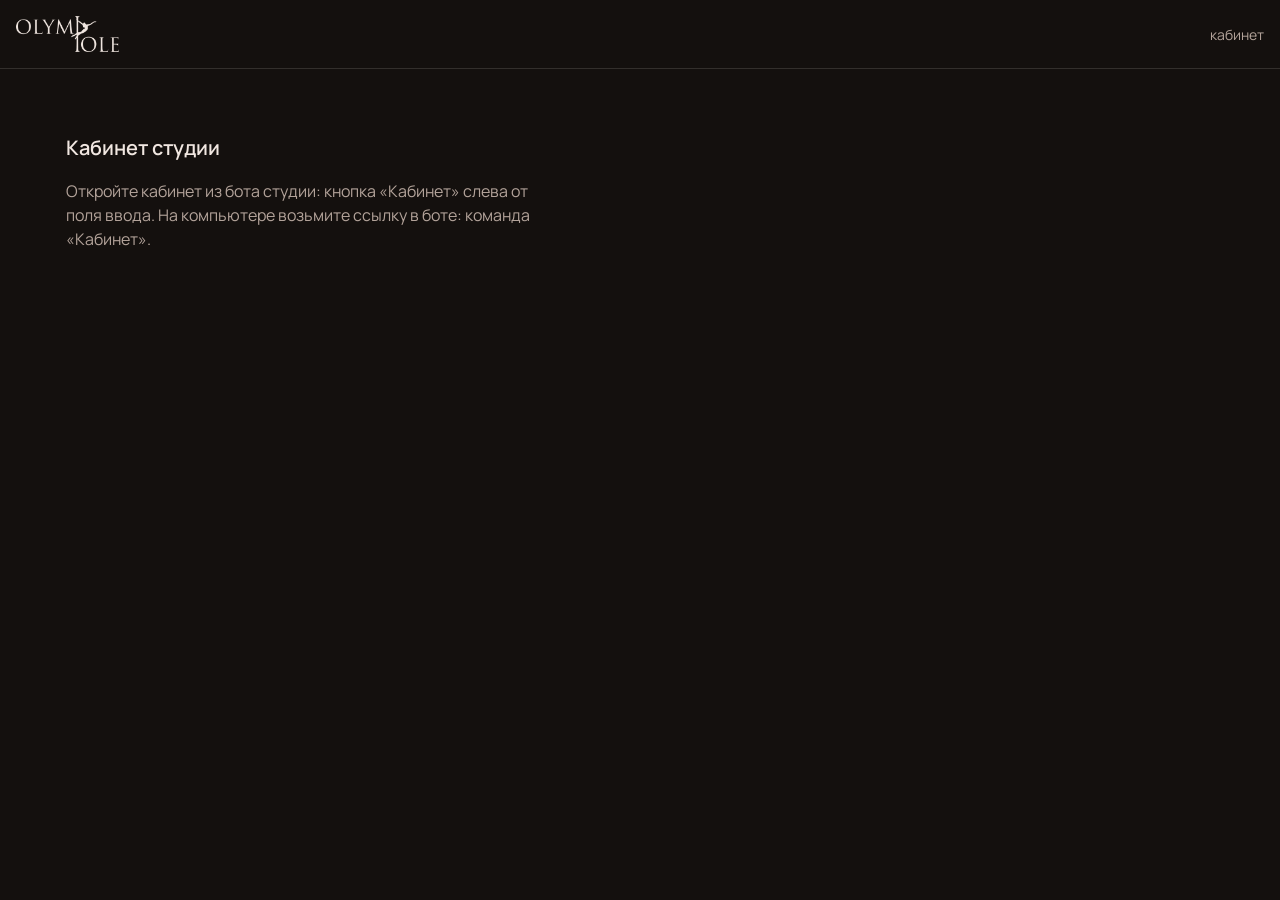
<file: kabinet/index.html>
<!doctype html>
<html lang="ru">
<head>
<meta charset="utf-8">
<meta name="viewport" content="width=device-width, initial-scale=1, viewport-fit=cover">
<meta name="robots" content="noindex, nofollow">
<title>Кабинет Olymp Pole</title>
<meta name="theme-color" content="#14100E">
<link rel="icon" href="../favicon.svg" type="image/svg+xml">
<script src="https://telegram.org/js/telegram-web-app.js"></script>
<link rel="stylesheet" href="kabinet.css?v=20261128n">
</head>
<body>
<header class="verh">
  <b class="imya"><img src="../img/logo.png" width="342" height="120" alt="Olymp Pole"></b>
  <span class="kto" id="kto">кабинет</span>
</header>

<main id="ekran">
  <section id="vhod" class="pusto" hidden>
    <h1>Кабинет студии</h1>
    <p>Откройте кабинет из бота студии: кнопка «Кабинет» слева от поля ввода. На компьютере возьмите ссылку в боте: команда «Кабинет».</p>
  </section>

  <!-- Записи на день -->
  <section id="t-zapisi" class="vkladka" hidden>
    <div class="nav-den">
      <button type="button" class="kv" data-sdvig="-1" aria-label="Предыдущий день">‹</button>
      <div><b id="den-zag"></b><button type="button" class="ssylka" id="na-segodnya">Сегодня</button></div>
      <button type="button" class="kv" data-sdvig="1" aria-label="Следующий день">›</button>
    </div>
    <div id="den-spisok"></div>
  </section>

  <!-- Абонементы -->
  <section id="t-abon" class="vkladka" hidden>
    <div class="ryad">
      <input id="abon-poisk" type="search" placeholder="Имя, телефон или номер" aria-label="Поиск абонемента">
      <button type="button" class="btn" id="abon-novyj">Новый</button>
    </div>
    <div class="chipy" role="tablist">
      <button type="button" class="chip" data-af="act" aria-selected="true">Действующие</button>
      <button type="button" class="chip" data-af="all" aria-selected="false">Все</button>
    </div>
    <div id="abon-spisok"></div>
  </section>

  <!-- Закрытая таблица зала -->
  <section id="t-zal" class="vkladka" hidden>
    <div class="nav-den">
      <button type="button" class="kv" data-ned="-7" aria-label="Предыдущая неделя">‹</button>
      <div><b id="ned-zag"></b><button type="button" class="ssylka" id="ned-segodnya">Эта неделя</button></div>
      <button type="button" class="kv" data-ned="7" aria-label="Следующая неделя">›</button>
    </div>
    <div class="dni-zal" id="dni-zal"></div>
    <div class="legenda"><span><i class="lg kn"></i>начинающие</span><span><i class="lg ku"></i>продолжающие и профи</span><span><i class="lg k15"></i>1,5 часа</span><span><i class="lg kr"></i>растяжка</span><span><i class="lg pe"></i>персональное</span><span><i class="lg ar"></i>аренда</span><span>Нажмите на свободный час, чтобы занять</span></div>
    <div class="setka-zal" id="setka-zal"></div>
  </section>

  <!-- Расписание -->
  <section id="t-rasp" class="vkladka" hidden>
    <div class="ryad"><p class="prim">Изменения сразу видны на сайте.</p><button type="button" class="btn" id="gr-novaya">Добавить группу</button></div>
    <div id="rasp-spisok"></div>
    <div class="zal-den" id="trenery-blok">
      <h3>Ссылки для тренеров</h3>
      <p class="prim">По личной ссылке тренер видит только свои занятия с именами записанных (без телефонов) и свои брони зала. Аренду или персональное тренера отмечайте в «Зале» полем «Тренер».</p>
      <ul id="trenery-spisok"></ul>
      <form class="ryad" id="f-trener"><select id="tr-imya" aria-label="Тренер"></select><button class="btn" type="submit">Выдать ссылку</button></form>
    </div>
  </section>
</main>

<nav class="niz" id="niz" hidden>
  <button type="button" data-t="zapisi" aria-current="page"><svg viewBox="0 0 24 24" fill="none" stroke="currentColor" stroke-width="2" stroke-linecap="round" stroke-linejoin="round" aria-hidden="true"><path d="M8 2v4"/><path d="M16 2v4"/><rect width="18" height="18" x="3" y="4" rx="2"/><path d="M3 10h18"/><path d="m9 16 2 2 4-4"/></svg>Записи</button>
  <button type="button" data-t="abon"><svg viewBox="0 0 24 24" fill="none" stroke="currentColor" stroke-width="2" stroke-linecap="round" stroke-linejoin="round" aria-hidden="true"><path d="M2 9a3 3 0 0 1 0 6v2a2 2 0 0 0 2 2h16a2 2 0 0 0 2-2v-2a3 3 0 0 1 0-6V7a2 2 0 0 0-2-2H4a2 2 0 0 0-2 2Z"/><path d="M13 5v2"/><path d="M13 17v2"/><path d="M13 11v2"/></svg>Абонементы</button>
  <button type="button" data-t="zal"><svg viewBox="0 0 24 24" fill="none" stroke="currentColor" stroke-width="2" stroke-linecap="round" stroke-linejoin="round" aria-hidden="true"><path d="M12 3v18"/><rect width="18" height="18" x="3" y="3" rx="2"/><path d="M3 9h18"/><path d="M3 15h18"/></svg>Зал</button>
  <button type="button" data-t="rasp"><svg viewBox="0 0 24 24" fill="none" stroke="currentColor" stroke-width="2" stroke-linecap="round" stroke-linejoin="round" aria-hidden="true"><circle cx="12" cy="12" r="10"/><path d="M12 6v6l4 2"/></svg>Расписание</button>
</nav>

<!-- Окно-форма -->
<div class="okno" id="okno" hidden>
  <div class="okno-v" role="dialog" aria-modal="true" aria-labelledby="okno-zag">
    <div class="okno-shapka"><h2 id="okno-zag"></h2><button type="button" class="kv" id="okno-x" aria-label="Закрыть">×</button></div>
    <div id="okno-telo"></div>
  </div>
</div>
<div class="tost" id="tost" role="status" hidden></div>

<script src="kabinet.js?v=20261128n"></script>
</body>
</html>
</file>
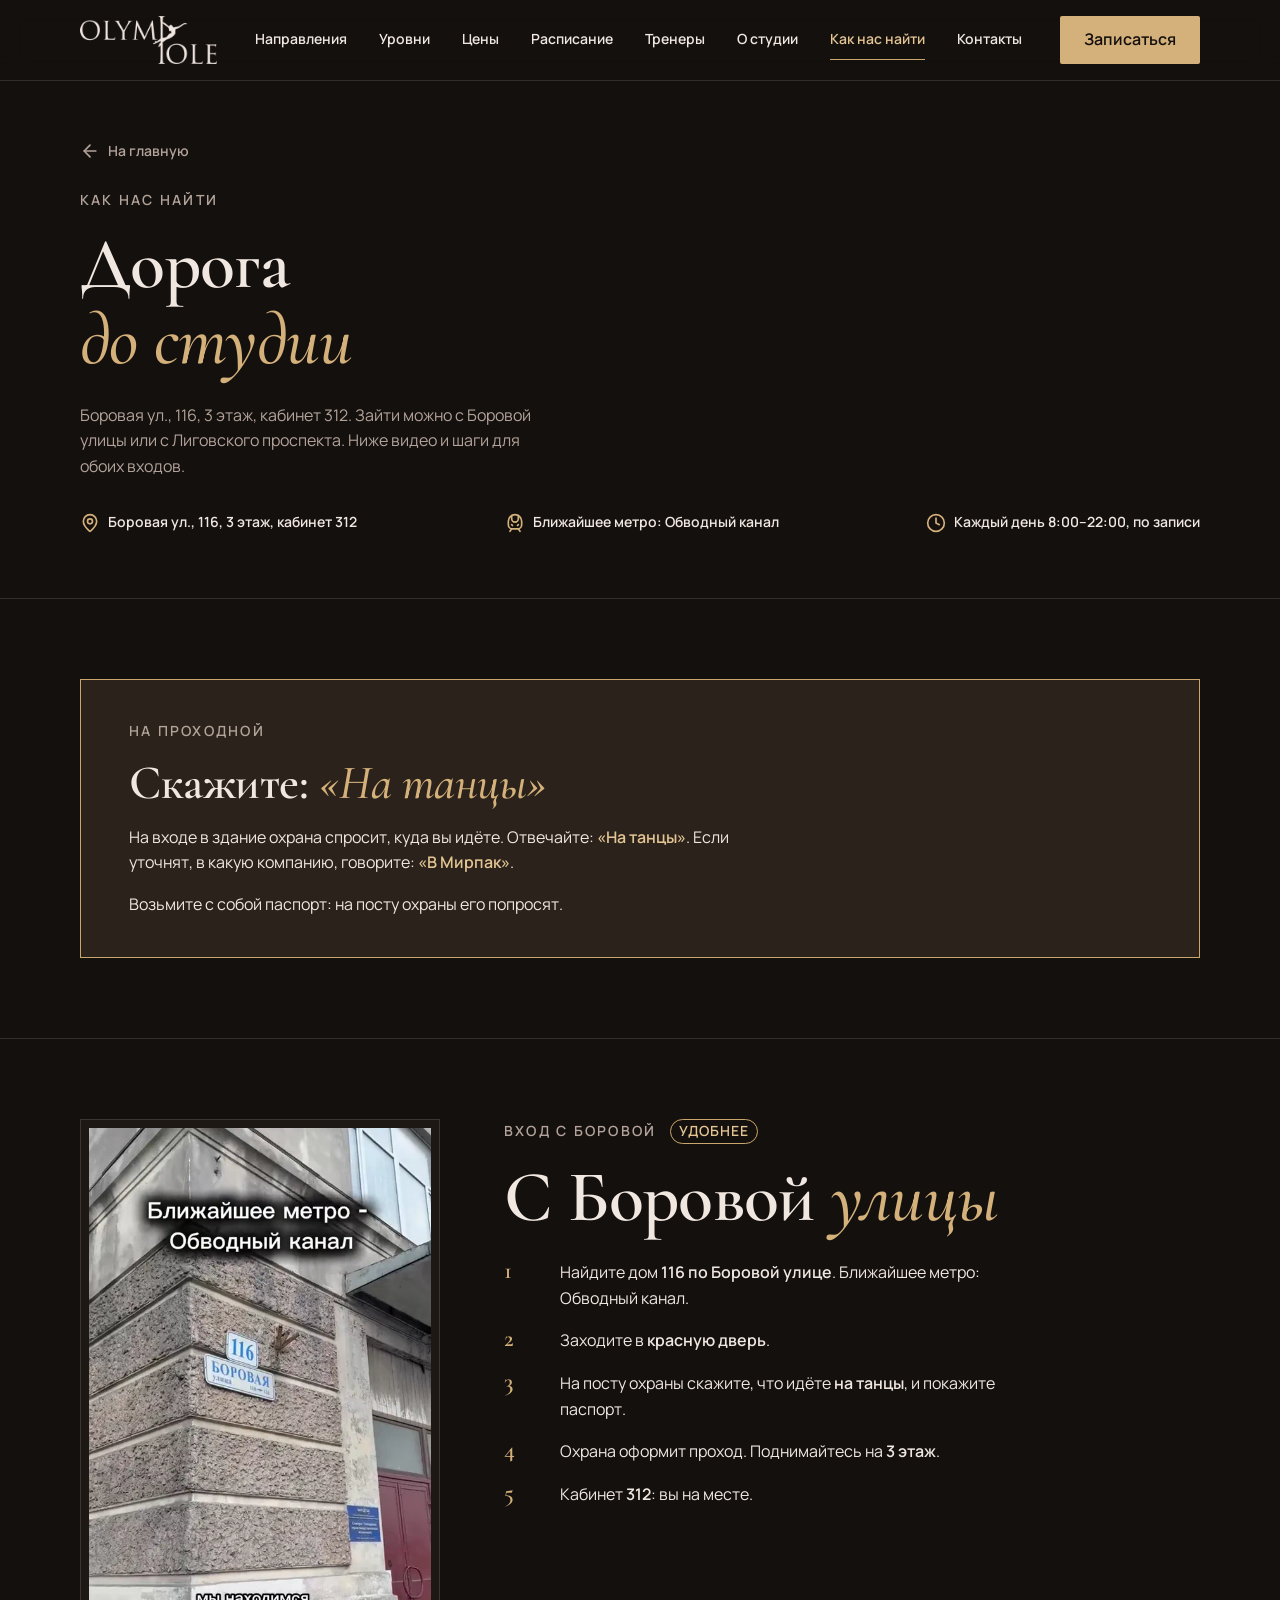
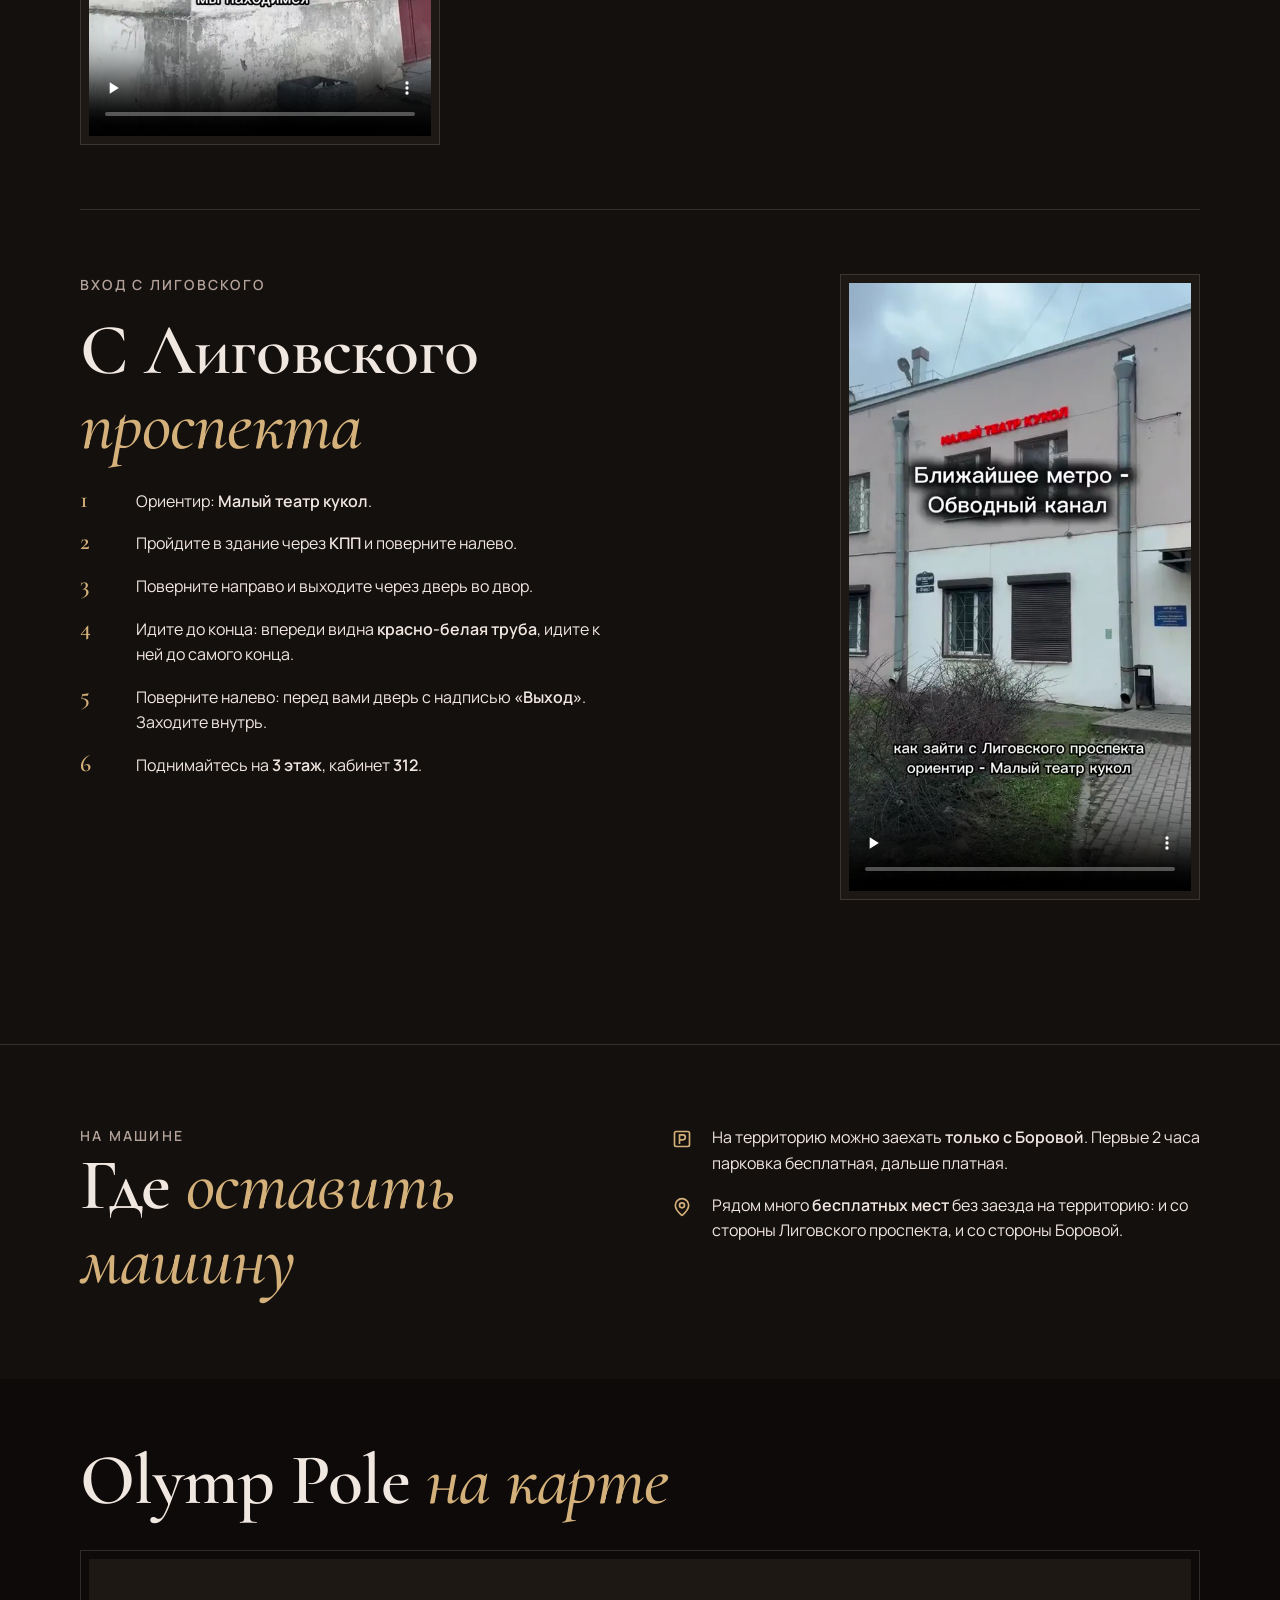
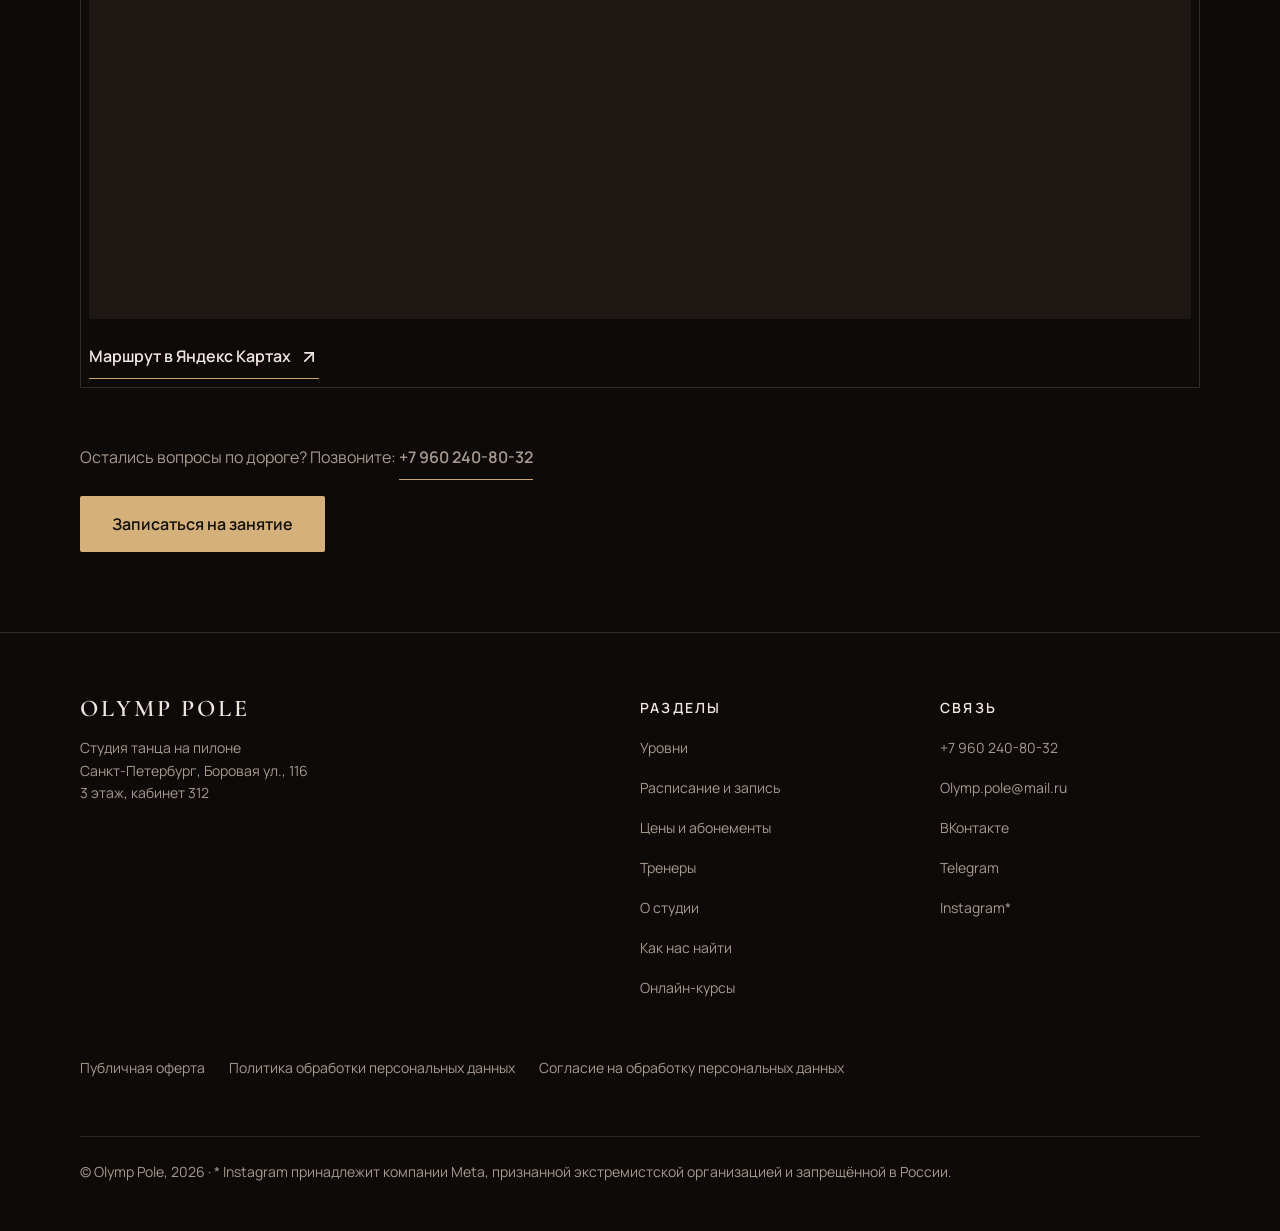
<file: kak-nas-najti/index.html>
<!doctype html>
<html lang="ru">
<head>
<meta charset="utf-8">
<meta name="viewport" content="width=device-width, initial-scale=1, viewport-fit=cover">
<title>Как нас найти · Olymp Pole, Боровая ул., 116</title>
<meta name="description" content="Как дойти до студии Olymp Pole: Боровая ул., 116, 3 этаж, кабинет 312. Видео маршрута от Боровой улицы и от Лиговского проспекта, проходная, парковка. Метро Обводный канал.">
<meta property="og:type" content="website">
<meta property="og:title" content="Как нас найти · Olymp Pole">
<meta property="og:description" content="Видео маршрута от Боровой и от Лиговского, проходная и парковка">
<link rel="canonical" href="https://olymppole.ru/kak-nas-najti/">
<meta property="og:url" content="https://olymppole.ru/kak-nas-najti/">
<meta property="og:image" content="https://olymppole.ru/og.jpg">
<meta name="theme-color" content="#14100E">
<link rel="icon" href="../favicon.svg" type="image/svg+xml">
<script>document.documentElement.classList.add('js')</script>
<link rel="stylesheet" href="../style.css?v=20261128s">
<link rel="stylesheet" href="../stranicy.css?v=20261128s">
</head>
<body>

<header class="shapka"><div class="wrap">
  <a class="imya" href="../"><img src="../img/logo.png" width="342" height="120" alt="Olymp Pole, на главную"></a>
  <nav aria-label="Разделы"><a href="../#napravleniya">Направления</a><a href="../#urovni">Уровни</a><a href="../#ceny">Цены</a><a href="../#raspisanie">Расписание</a><a href="../#trenery">Тренеры</a><a href="../o-studii/">О студии</a><a href="../kak-nas-najti/" aria-current="page">Как нас найти</a><a href="../#kontakty">Контакты</a></nav>
  <a class="btn btn--mal" href="../#raspisanie">Записаться</a>
</div></header>

<main>
<section class="str-verh"><div class="wrap">
  <a class="nazad" href="../"><svg viewBox="0 0 24 24" fill="none" stroke="currentColor" stroke-width="2" stroke-linecap="round" stroke-linejoin="round" aria-hidden="true"><path d="m12 19-7-7 7-7"/><path d="M19 12H5"/></svg>На главную</a>
  <p class="kik">Как нас найти</p>
  <h1>Дорога <em>до студии</em></h1>
  <p class="lead">Боровая ул., 116, 3 этаж, кабинет 312. Зайти можно с Боровой улицы или с Лиговского проспекта. Ниже видео и шаги для обоих входов.</p>
  <ul class="fakty">
    <li><svg viewBox="0 0 24 24" fill="none" stroke="currentColor" stroke-width="2" stroke-linecap="round" stroke-linejoin="round" aria-hidden="true"><path d="M20 10c0 4.993-5.539 10.193-7.399 11.799a1 1 0 0 1-1.202 0C9.539 20.193 4 14.993 4 10a8 8 0 0 1 16 0"/><circle cx="12" cy="10" r="3"/></svg><span>Боровая ул., 116, 3 этаж, кабинет 312</span></li>
    <li><svg viewBox="0 0 24 24" fill="none" stroke="currentColor" stroke-width="2" stroke-linecap="round" stroke-linejoin="round" aria-hidden="true"><path d="M8 3.1V7a4 4 0 0 0 8 0V3.1"/><path d="m9 15-1-1"/><path d="m15 15 1-1"/><path d="M9 19c-2.8 0-5-2.2-5-5v-4a8 8 0 0 1 16 0v4c0 2.8-2.2 5-5 5Z"/><path d="m8 19-2 3"/><path d="m16 19 2 3"/></svg><span>Ближайшее метро: Обводный канал</span></li>
    <li><svg viewBox="0 0 24 24" fill="none" stroke="currentColor" stroke-width="2" stroke-linecap="round" stroke-linejoin="round" aria-hidden="true"><circle cx="12" cy="12" r="10"/><path d="M12 6v6l4 2"/></svg><span>Каждый день 8:00–22:00, по записи</span></li>
  </ul>
</div></section>

<section class="str-blok"><div class="wrap">
  <div class="plashka rv">
    <p class="kik">На проходной</p>
    <h2>Скажите: <em>«На танцы»</em></h2>
    <p>На входе в здание охрана спросит, куда вы идёте. Отвечайте: <b>«На танцы»</b>. Если уточнят, в какую компанию, говорите: <b>«В Мирпак»</b>.</p>
    <p>Возьмите с собой паспорт: на посту охраны его попросят.</p>
  </div>
</div></section>

<section class="str-blok" id="marshruty"><div class="wrap">
  <article class="marshrut rv" id="borovaya">
    <div class="m-zag">
      <p class="kik">Вход с Боровой <span class="udobnee">удобнее</span></p>
      <h2>С Боровой <em>улицы</em></h2>
    </div>
    <figure class="ramka"><video controls playsinline preload="none" width="540" height="960" poster="../video/put-borovaya.webp"><source src="../video/put-borovaya.mp4" type="video/mp4"></video></figure>
    <ol class="shagi">
        <li><span>Найдите дом <b>116 по Боровой улице</b>. Ближайшее метро: Обводный канал.</span></li>
        <li><span>Заходите в <b>красную дверь</b>.</span></li>
        <li><span>На посту охраны скажите, что идёте <b>на танцы</b>, и покажите паспорт.</span></li>
        <li><span>Охрана оформит проход. Поднимайтесь на <b>3 этаж</b>.</span></li>
        <li><span>Кабинет <b>312</b>: вы на месте.</span></li>
      </ol>
  </article>
  <article class="marshrut rv" id="ligovskij">
    <div class="m-zag">
      <p class="kik">Вход с Лиговского</p>
      <h2>С Лиговского <em>проспекта</em></h2>
    </div>
    <figure class="ramka"><video controls playsinline preload="none" width="540" height="960" poster="../video/put-ligovskij.webp"><source src="../video/put-ligovskij.mp4" type="video/mp4"></video></figure>
    <ol class="shagi">
        <li><span>Ориентир: <b>Малый театр кукол</b>.</span></li>
        <li><span>Пройдите в здание через <b>КПП</b> и поверните налево.</span></li>
        <li><span>Поверните направо и выходите через дверь во двор.</span></li>
        <li><span>Идите до конца: впереди видна <b>красно-белая труба</b>, идите к ней до самого конца.</span></li>
        <li><span>Поверните налево: перед вами дверь с надписью <b>«Выход»</b>. Заходите внутрь.</span></li>
        <li><span>Поднимайтесь на <b>3 этаж</b>, кабинет <b>312</b>.</span></li>
      </ol>
  </article>
</div></section>

<section class="str-blok" id="mashina"><div class="wrap dva">
  <div class="rv"><p class="kik">На машине</p><h2>Где <em>оставить машину</em></h2></div>
  <ul class="punkty rv">
    <li><svg viewBox="0 0 24 24" fill="none" stroke="currentColor" stroke-width="2" stroke-linecap="round" stroke-linejoin="round" aria-hidden="true"><rect width="18" height="18" x="3" y="3" rx="2"/><path d="M9 17V7h4a3 3 0 0 1 0 6H9"/></svg><span>На территорию можно заехать <b>только с Боровой</b>. Первые 2 часа парковка бесплатная, дальше платная.</span></li>
    <li><svg viewBox="0 0 24 24" fill="none" stroke="currentColor" stroke-width="2" stroke-linecap="round" stroke-linejoin="round" aria-hidden="true"><path d="M20 10c0 4.993-5.539 10.193-7.399 11.799a1 1 0 0 1-1.202 0C9.539 20.193 4 14.993 4 10a8 8 0 0 1 16 0"/><circle cx="12" cy="10" r="3"/></svg><span>Рядом много <b>бесплатных мест</b> без заезда на территорию: и со стороны Лиговского проспекта, и со стороны Боровой.</span></li>
  </ul>
</div></section>

<section class="str-karta">
  <div class="wrap">
    <h2>Olymp Pole <em>на карте</em></h2>
    <div class="karta">
      <iframe id="karta" title="Olymp Pole на Яндекс Картах" data-src="https://yandex.ru/map-widget/v1/?ll=30.339281%2C59.907460&amp;mode=search&amp;oid=40862749680&amp;ol=biz&amp;z=16" loading="lazy"></iframe>
      <a class="ssylka" href="https://yandex.com/maps/org/olymp_pole/40862749680" target="_blank" rel="noopener">Маршрут в Яндекс Картах <svg viewBox="0 0 24 24" fill="none" stroke="currentColor" stroke-width="2" stroke-linecap="round" stroke-linejoin="round" aria-hidden="true"><path d="M7 7h10v10"/><path d="M7 17 17 7"/></svg></a>
    </div>
    <div class="str-dejstvie">
      <p>Остались вопросы по дороге? Позвоните: <a class="ssylka" href="tel:+79602408032">+7 960 240-80-32</a></p>
      <a class="btn" href="../#raspisanie">Записаться на занятие</a>
    </div>
  </div>
</section>
</main>

<footer><div class="wrap">
  <div class="podval">
    <div>
      <p class="podval-imya">Olymp Pole</p>
      <p>Студия танца на пилоне<br>Санкт-Петербург, Боровая ул., 116<br>3 этаж, кабинет 312</p>
    </div>
    <nav aria-label="Разделы сайта"><p class="podval-zag">Разделы</p>
      <a href="../#urovni">Уровни</a><a href="../#raspisanie">Расписание и запись</a><a href="../#ceny">Цены и абонементы</a><a href="../#trenery">Тренеры</a><a href="../o-studii/">О студии</a><a href="../kak-nas-najti/">Как нас найти</a><a href="https://sofiatitova.getcourse.ru/page5" target="_blank" rel="noopener">Онлайн-курсы</a>
    </nav>
    <div><p class="podval-zag">Связь</p>
      <a href="tel:+79602408032">+7 960 240-80-32</a><a href="mailto:Olymp.pole@mail.ru">Olymp.pole@mail.ru</a><a href="https://vk.ru/olymppole" target="_blank" rel="noopener">ВКонтакте</a><a href="https://t.me/olymp_pole" target="_blank" rel="noopener">Telegram</a><a href="https://www.instagram.com/olymp_pole" target="_blank" rel="noopener">Instagram*</a>
    </div>
  </div>
  <nav class="dok-ssylki" aria-label="Документы"><a href="../oferta/">Публичная оферта</a><a href="../politika/">Политика обработки персональных данных</a><a href="../soglasie/">Согласие на обработку персональных данных</a></nav>
  <p class="podval-melko">© Olymp Pole, 2026 · * Instagram принадлежит компании Meta, признанной экстремистской организацией и запрещённой в России.</p>
</div></footer>

<div class="lipkaya vsegda"><a class="btn btn--shir" href="../#raspisanie">Записаться на занятие</a></div>

<script src="../stranicy.js?v=20261128s"></script>
</body>
</html>
</file>
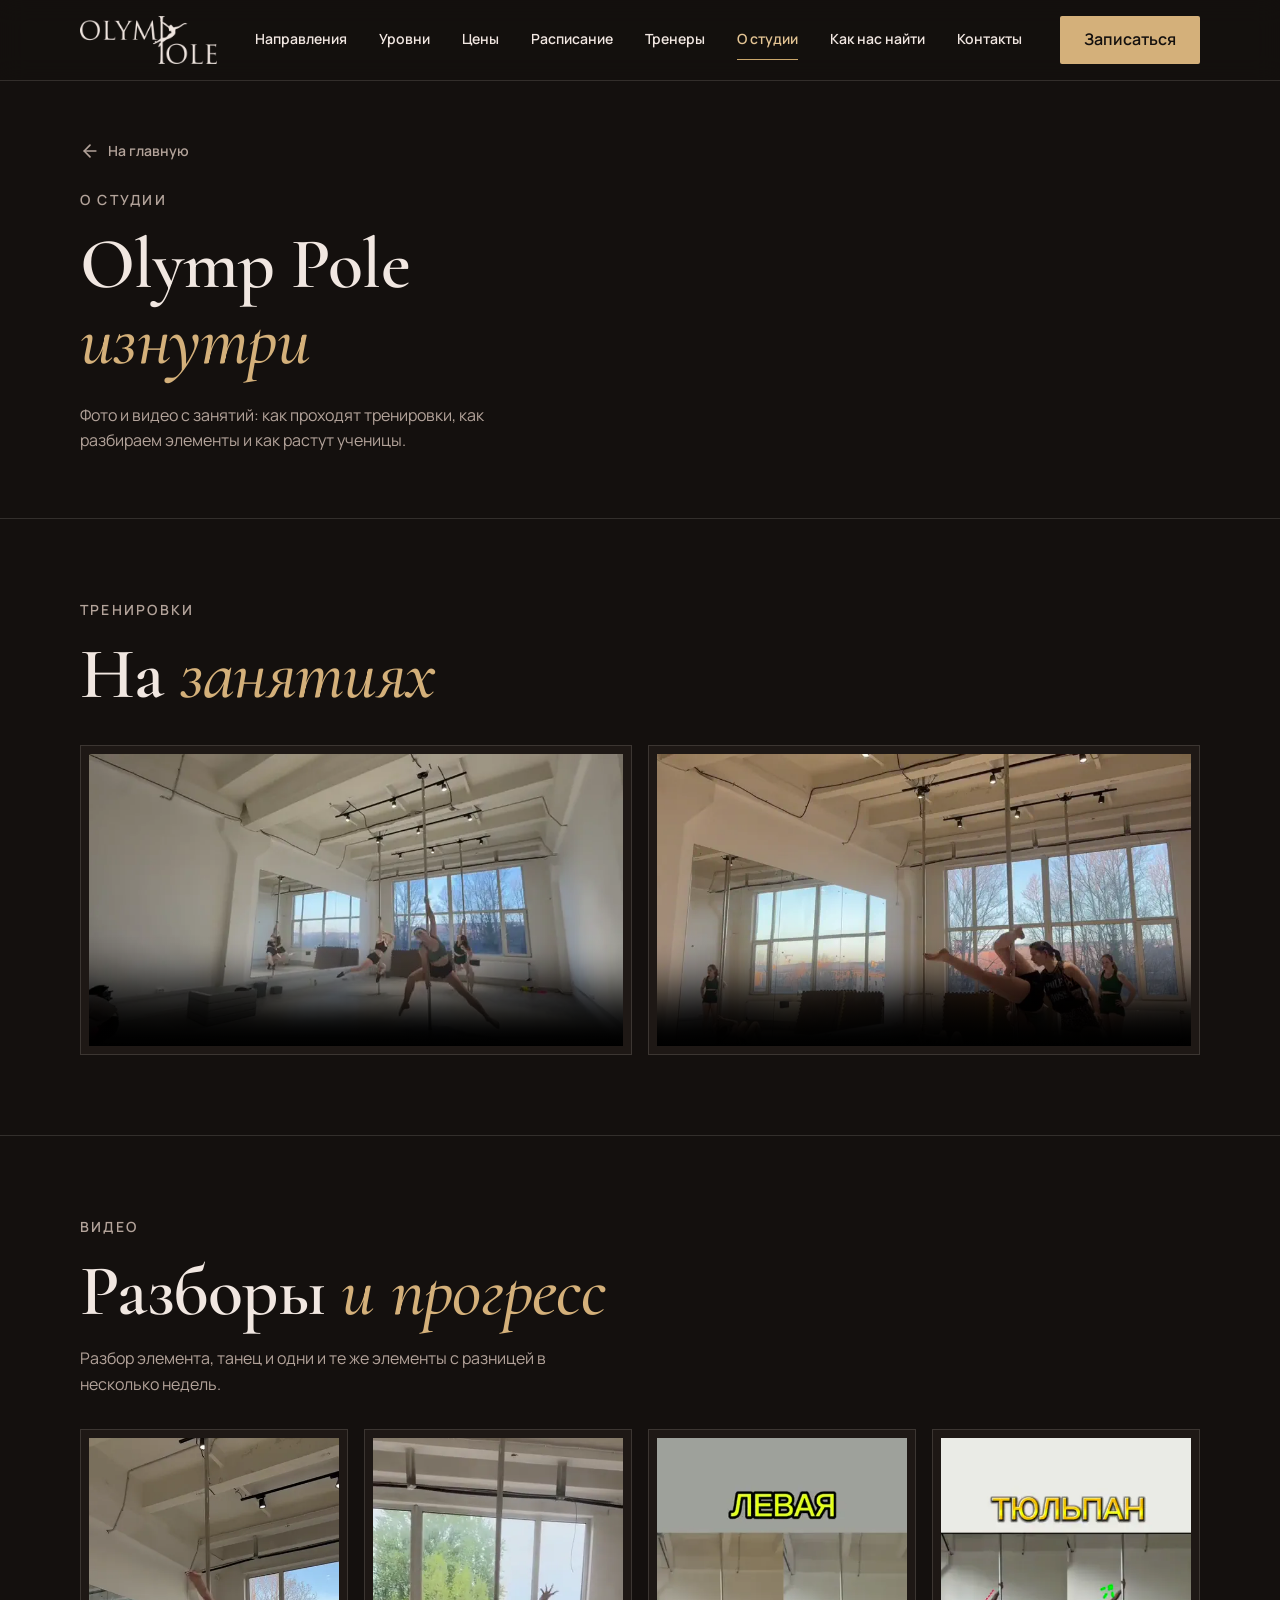
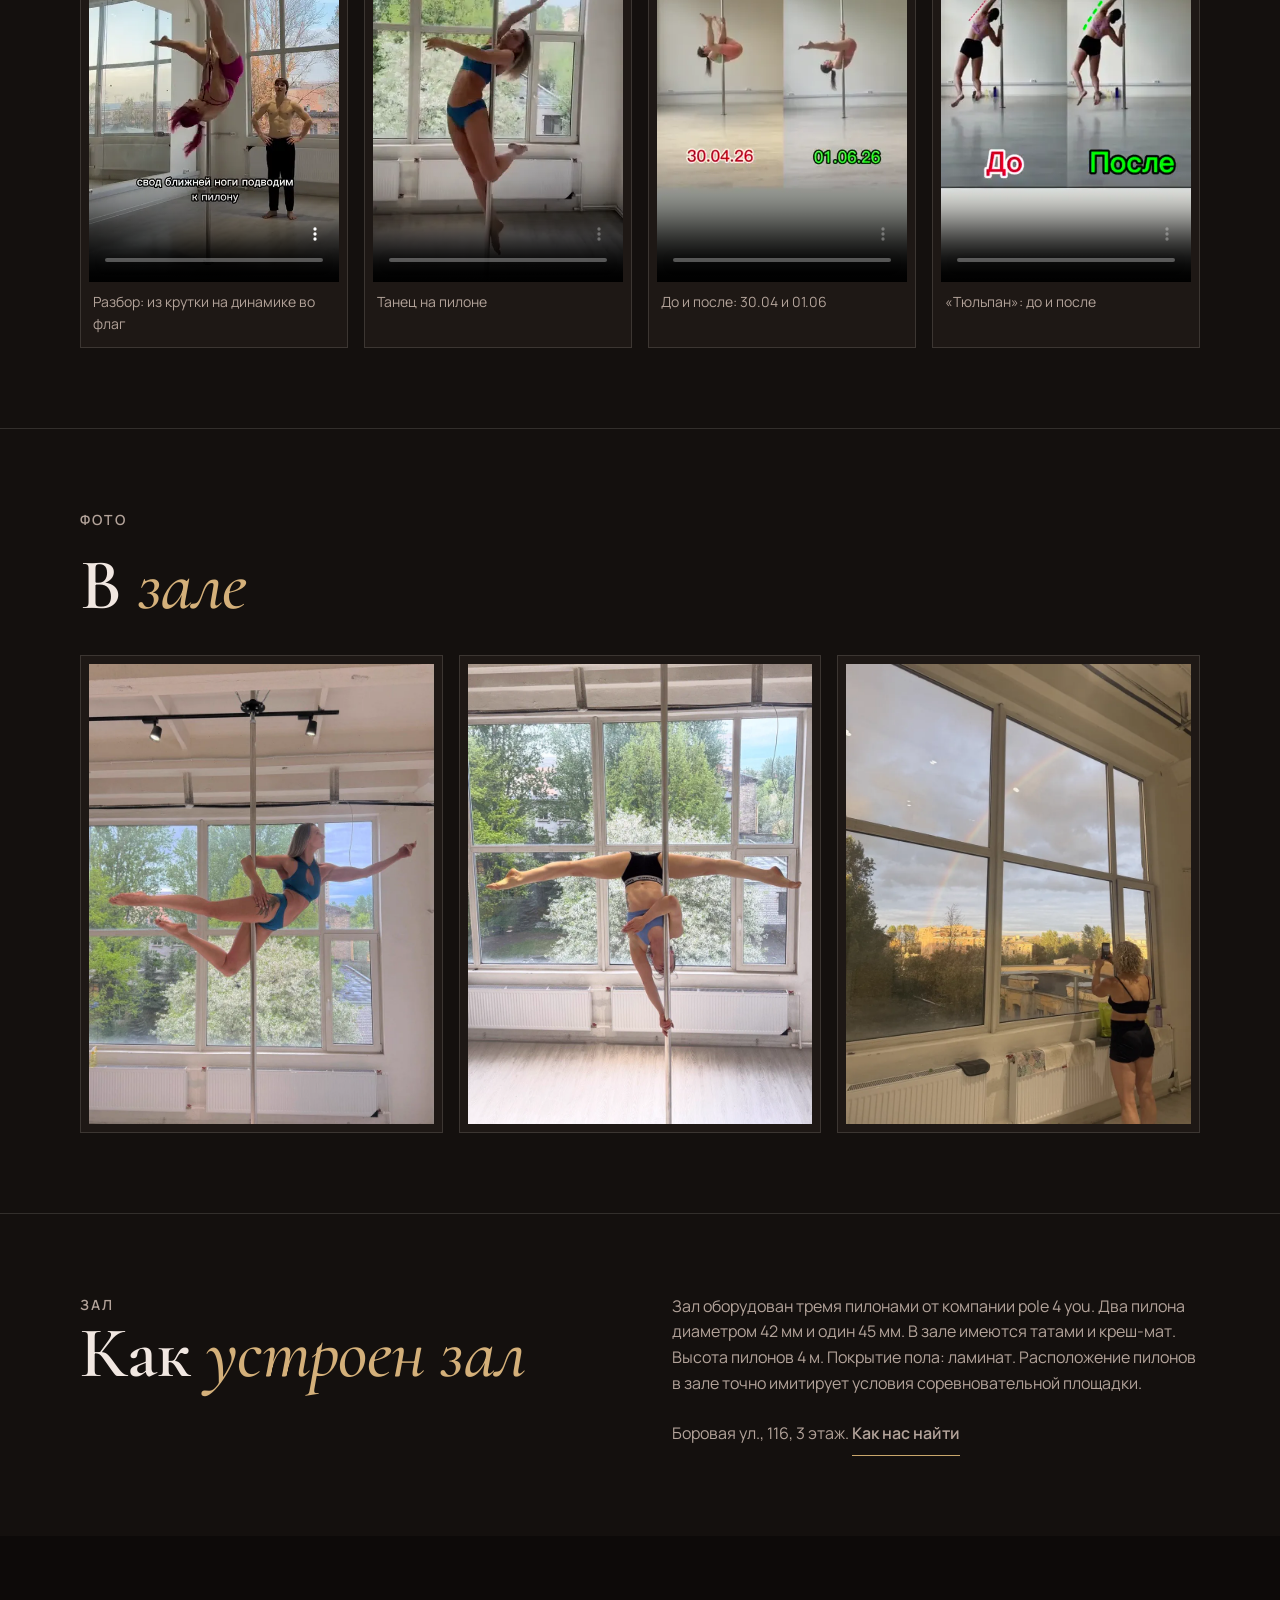
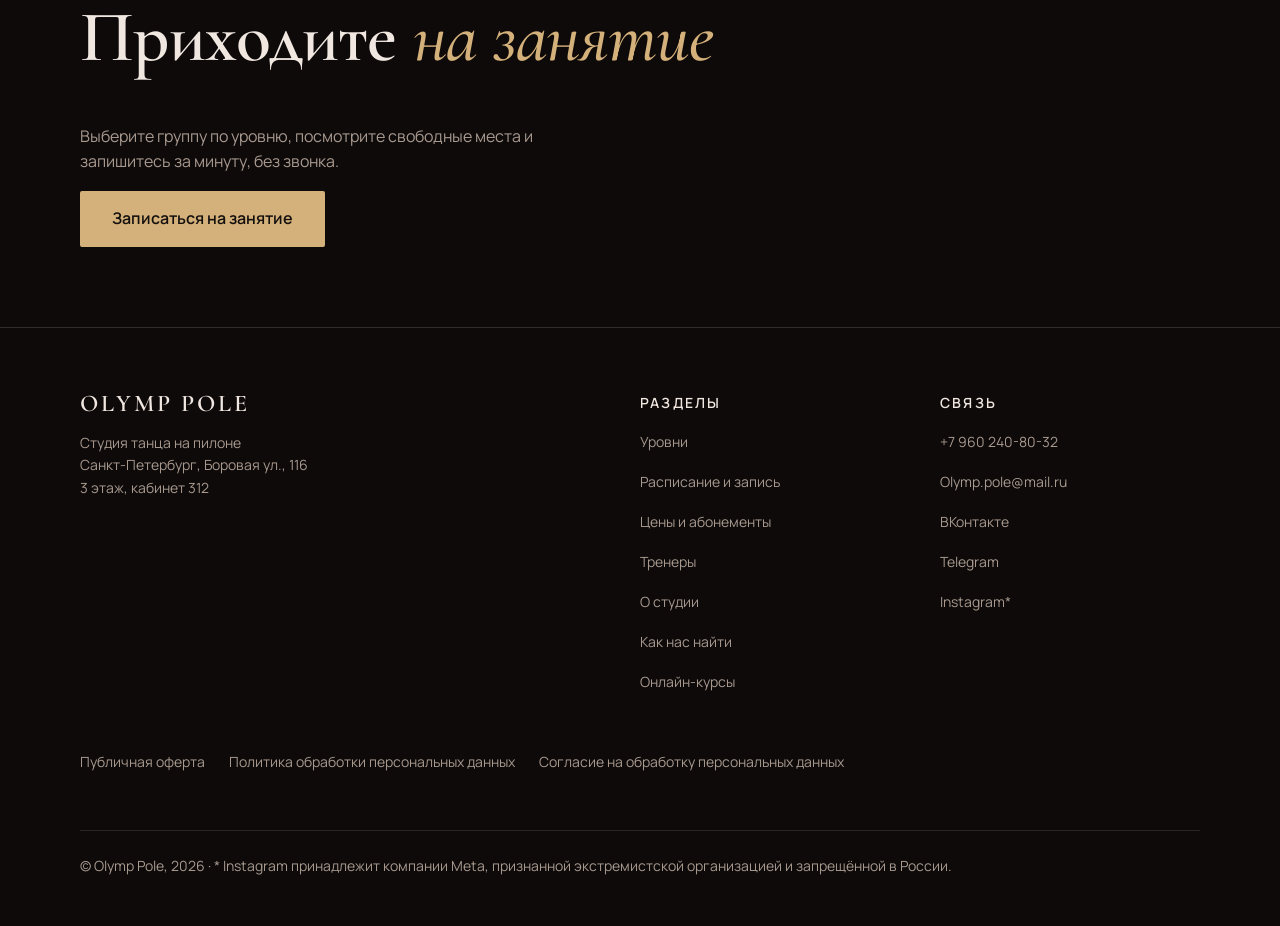
<file: o-studii/index.html>
<!doctype html>
<html lang="ru">
<head>
<meta charset="utf-8">
<meta name="viewport" content="width=device-width, initial-scale=1, viewport-fit=cover">
<title>О студии · Olymp Pole, фото и видео с занятий</title>
<meta name="description" content="Фото и видео с занятий в студии пилона Olymp Pole на Боровой, 116: групповые тренировки, разборы элементов, прогресс учениц, зал с тремя пилонами pole 4 you.">
<meta property="og:type" content="website">
<meta property="og:title" content="О студии · Olymp Pole">
<meta property="og:description" content="Фото и видео с занятий: тренировки, разборы элементов, прогресс учениц">
<link rel="canonical" href="https://olymppole.ru/o-studii/">
<meta property="og:url" content="https://olymppole.ru/o-studii/">
<meta property="og:image" content="https://olymppole.ru/og.jpg">
<meta name="theme-color" content="#14100E">
<link rel="icon" href="../favicon.svg" type="image/svg+xml">
<script>document.documentElement.classList.add('js')</script>
<link rel="stylesheet" href="../style.css?v=20261128s">
<link rel="stylesheet" href="../stranicy.css?v=20261128s">
</head>
<body>

<header class="shapka"><div class="wrap">
  <a class="imya" href="../"><img src="../img/logo.png" width="342" height="120" alt="Olymp Pole, на главную"></a>
  <nav aria-label="Разделы"><a href="../#napravleniya">Направления</a><a href="../#urovni">Уровни</a><a href="../#ceny">Цены</a><a href="../#raspisanie">Расписание</a><a href="../#trenery">Тренеры</a><a href="../o-studii/" aria-current="page">О студии</a><a href="../kak-nas-najti/">Как нас найти</a><a href="../#kontakty">Контакты</a></nav>
  <a class="btn btn--mal" href="../#raspisanie">Записаться</a>
</div></header>

<main>
<section class="str-verh"><div class="wrap">
  <a class="nazad" href="../"><svg viewBox="0 0 24 24" fill="none" stroke="currentColor" stroke-width="2" stroke-linecap="round" stroke-linejoin="round" aria-hidden="true"><path d="m12 19-7-7 7-7"/><path d="M19 12H5"/></svg>На главную</a>
  <p class="kik">О студии</p>
  <h1>Olymp Pole <em>изнутри</em></h1>
  <p class="lead">Фото и видео с занятий: как проходят тренировки, как разбираем элементы и как растут ученицы.</p>
</div></section>

<section class="str-blok" id="zanyatiya"><div class="wrap">
  <div class="zag rv"><p class="kik">Тренировки</p><h2>На <em>занятиях</em></h2></div>
  <div class="ryad rv">
    <figure class="ramka"><video data-avto muted loop playsinline controls preload="none" width="848" height="464" poster="../video/studiya-gruppa-1.webp"><source src="../video/studiya-gruppa-1.mp4" type="video/mp4"></video></figure>
    <figure class="ramka"><video data-avto muted loop playsinline controls preload="none" width="848" height="464" poster="../video/studiya-gruppa-2.webp"><source src="../video/studiya-gruppa-2.mp4" type="video/mp4"></video></figure>
  </div>
</div></section>

<section class="str-blok" id="video"><div class="wrap">
  <div class="zag rv"><p class="kik">Видео</p><h2>Разборы <em>и прогресс</em></h2><p class="pod">Разбор элемента, танец и одни и те же элементы с разницей в несколько недель.</p></div>
  <div class="chetyre rv">
    <figure class="ramka"><video playsinline controls preload="none" width="464" height="848" poster="../video/studiya-flag.webp"><source src="../video/studiya-flag.mp4" type="video/mp4"></video><figcaption>Разбор: из крутки на динамике во флаг</figcaption></figure>
    <figure class="ramka"><video data-avto muted loop playsinline controls preload="none" width="464" height="848" poster="../video/studiya-tanec.webp"><source src="../video/studiya-tanec.mp4" type="video/mp4"></video><figcaption>Танец на пилоне</figcaption></figure>
    <figure class="ramka"><video data-avto muted loop playsinline controls preload="none" width="384" height="848" poster="../video/progress-levaya.webp"><source src="../video/progress-levaya.mp4" type="video/mp4"></video><figcaption>До и после: 30.04 и 01.06</figcaption></figure>
    <figure class="ramka"><video data-avto muted loop playsinline controls preload="none" width="384" height="848" poster="../video/progress-tyulpan.webp"><source src="../video/progress-tyulpan.mp4" type="video/mp4"></video><figcaption>«Тюльпан»: до и после</figcaption></figure>
  </div>
</div></section>

<section class="str-blok" id="foto"><div class="wrap">
  <div class="zag rv"><p class="kik">Фото</p><h2>В <em>зале</em></h2></div>
  <div class="tri rv">
    <figure class="ramka"><button type="button" class="foto-knopka" aria-label="Открыть фото крупнее"><img src="../img/studiya/foto-1.webp" width="844" height="1280" loading="lazy" alt="Ученица в элементе на пилоне на фоне больших окон"></button></figure>
    <figure class="ramka"><button type="button" class="foto-knopka" aria-label="Открыть фото крупнее"><img src="../img/studiya/foto-2.webp" width="900" height="1248" loading="lazy" alt="Ученица в шпагате вниз головой на пилоне"></button></figure>
    <figure class="ramka"><button type="button" class="foto-knopka" aria-label="Открыть фото крупнее"><img src="../img/studiya/foto-3.webp" width="900" height="1200" loading="lazy" alt="Ученица фотографирует радугу за окнами зала"></button></figure>
  </div>
</div></section>

<section class="str-blok" id="zal"><div class="wrap dva">
  <div class="rv"><p class="kik">Зал</p><h2>Как <em>устроен зал</em></h2></div>
  <div class="zal-tekst rv">
    <p>Зал оборудован тремя пилонами от компании pole 4 you. Два пилона диаметром 42 мм и один 45 мм. В зале имеются татами и креш-мат. Высота пилонов 4 м. Покрытие пола: ламинат. Расположение пилонов в зале точно имитирует условия соревновательной площадки.</p>
    <p>Боровая ул., 116, 3 этаж. <a class="ssylka" href="../kak-nas-najti/">Как нас найти</a></p>
  </div>
</div></section>

<section class="str-karta">
  <div class="wrap">
    <h2>Приходите <em>на занятие</em></h2>
    <div class="str-dejstvie">
      <p>Выберите группу по уровню, посмотрите свободные места и запишитесь за минуту, без звонка.</p>
      <a class="btn" href="../#raspisanie">Записаться на занятие</a>
    </div>
  </div>
</section>
</main>

<footer><div class="wrap">
  <div class="podval">
    <div>
      <p class="podval-imya">Olymp Pole</p>
      <p>Студия танца на пилоне<br>Санкт-Петербург, Боровая ул., 116<br>3 этаж, кабинет 312</p>
    </div>
    <nav aria-label="Разделы сайта"><p class="podval-zag">Разделы</p>
      <a href="../#urovni">Уровни</a><a href="../#raspisanie">Расписание и запись</a><a href="../#ceny">Цены и абонементы</a><a href="../#trenery">Тренеры</a><a href="../o-studii/">О студии</a><a href="../kak-nas-najti/">Как нас найти</a><a href="https://sofiatitova.getcourse.ru/page5" target="_blank" rel="noopener">Онлайн-курсы</a>
    </nav>
    <div><p class="podval-zag">Связь</p>
      <a href="tel:+79602408032">+7 960 240-80-32</a><a href="mailto:Olymp.pole@mail.ru">Olymp.pole@mail.ru</a><a href="https://vk.ru/olymppole" target="_blank" rel="noopener">ВКонтакте</a><a href="https://t.me/olymp_pole" target="_blank" rel="noopener">Telegram</a><a href="https://www.instagram.com/olymp_pole" target="_blank" rel="noopener">Instagram*</a>
    </div>
  </div>
  <nav class="dok-ssylki" aria-label="Документы"><a href="../oferta/">Публичная оферта</a><a href="../politika/">Политика обработки персональных данных</a><a href="../soglasie/">Согласие на обработку персональных данных</a></nav>
  <p class="podval-melko">© Olymp Pole, 2026 · * Instagram принадлежит компании Meta, признанной экстремистской организацией и запрещённой в России.</p>
</div></footer>

<dialog class="prosmotr" id="prosmotr" aria-label="Фото крупнее"><img alt=""><button type="button" id="prosmotr-x" aria-label="Закрыть"><svg viewBox="0 0 24 24" fill="none" stroke="currentColor" stroke-width="2" stroke-linecap="round" stroke-linejoin="round" aria-hidden="true"><path d="M18 6 6 18"/><path d="m6 6 12 12"/></svg></button></dialog>

<div class="lipkaya vsegda"><a class="btn btn--shir" href="../#raspisanie">Записаться на занятие</a></div>

<script src="../stranicy.js?v=20261128s"></script>
</body>
</html>
</file>
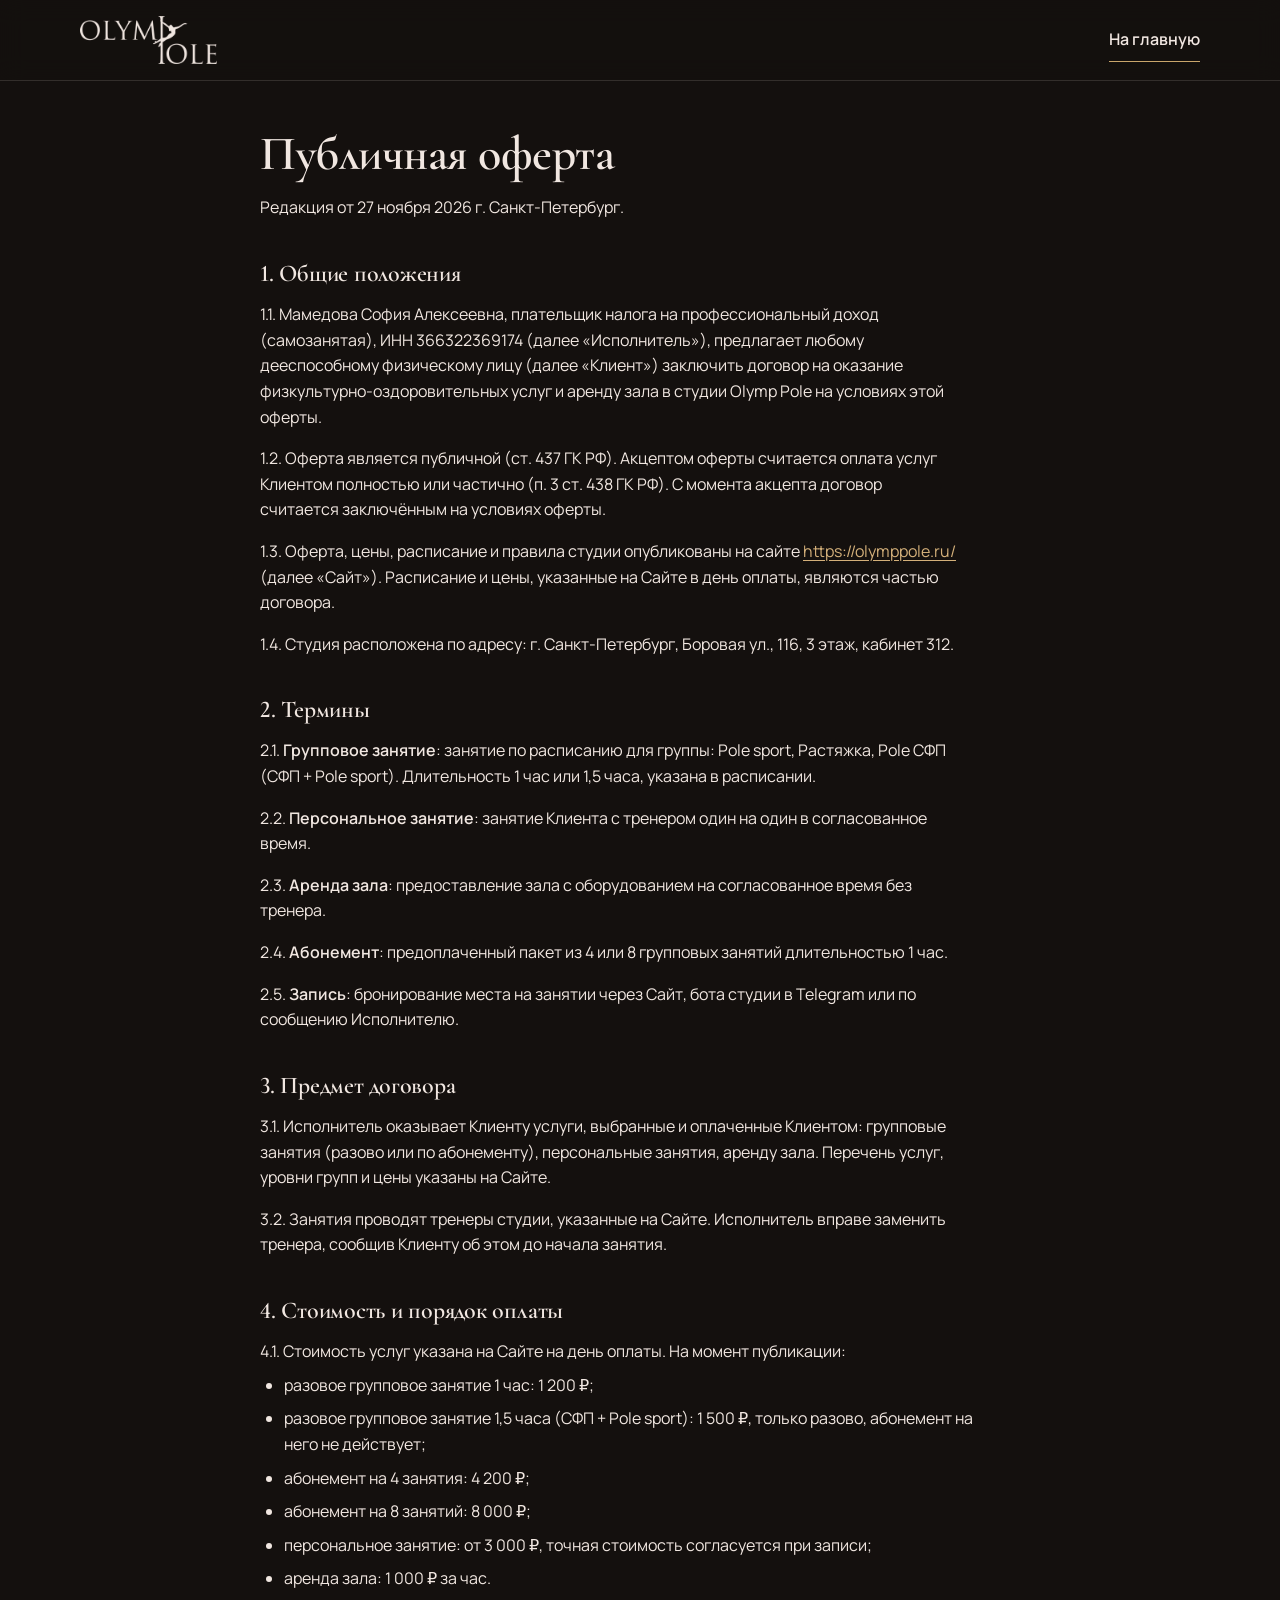
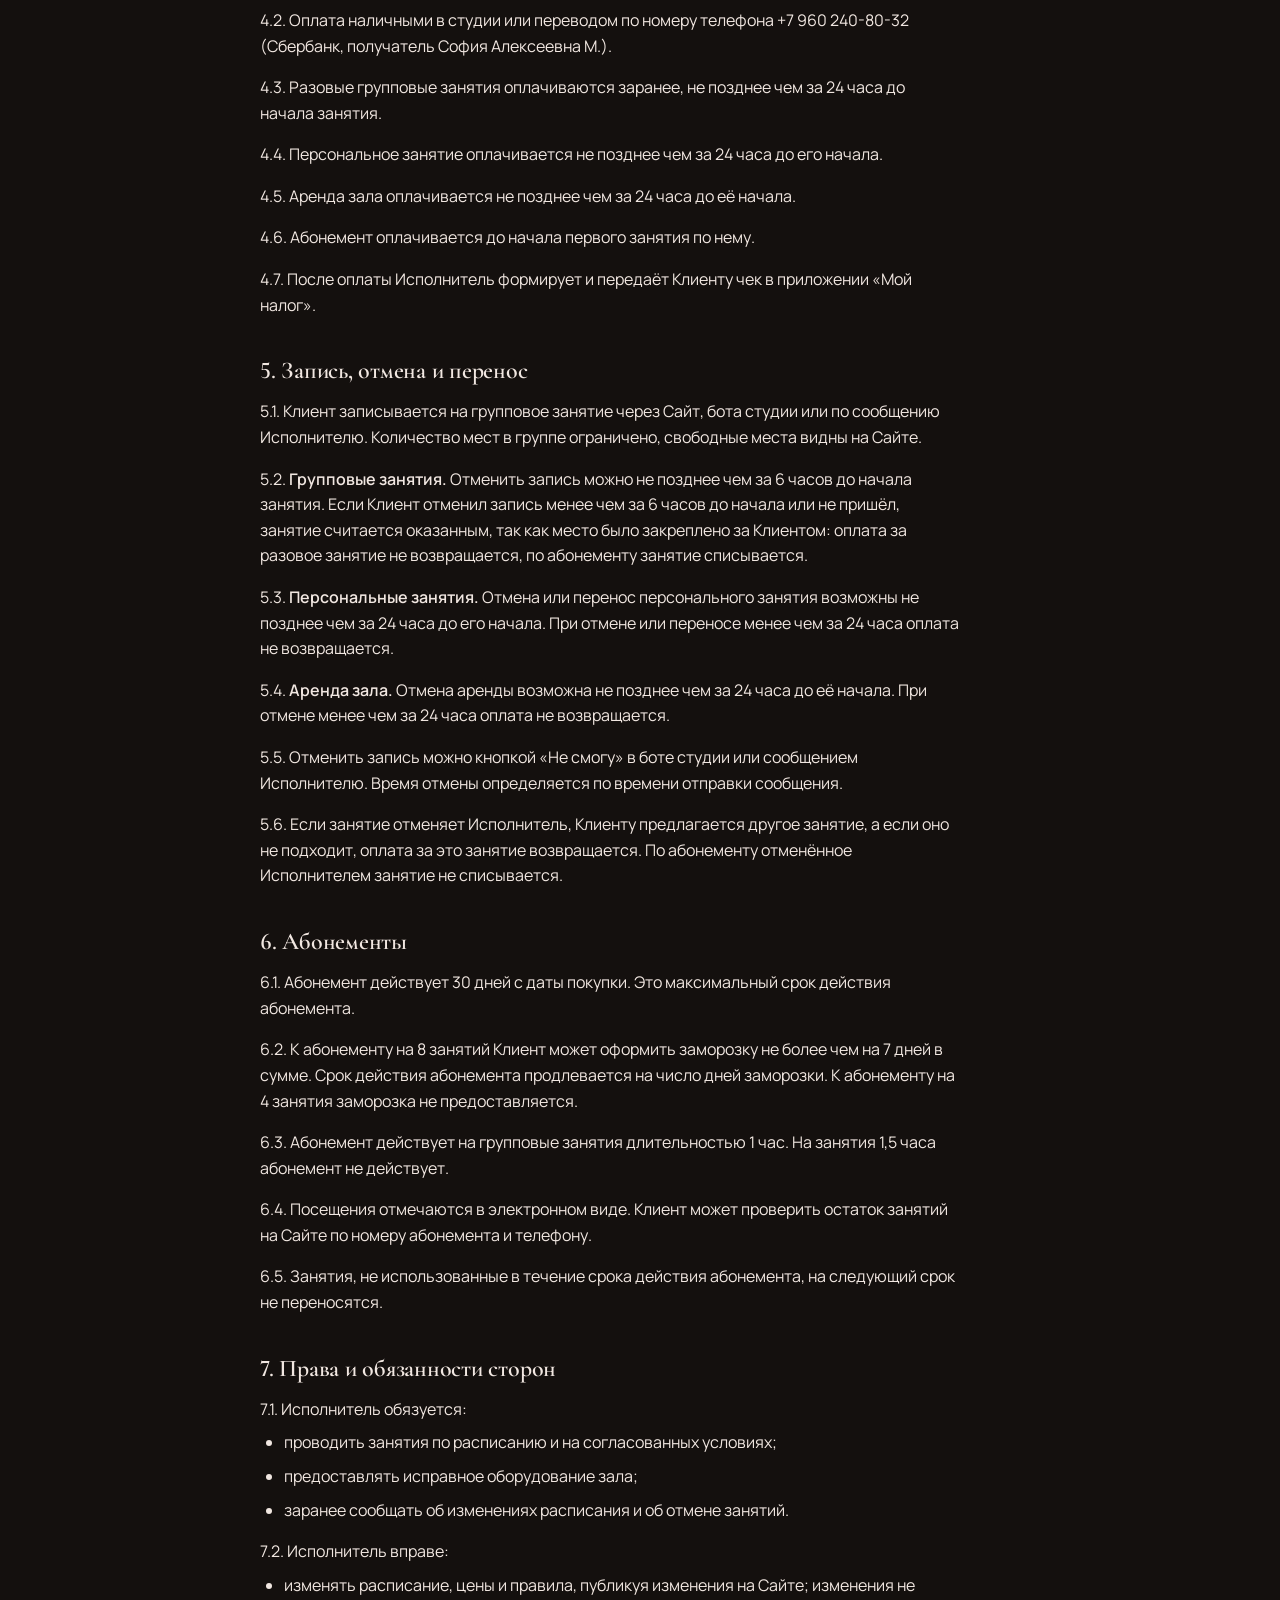
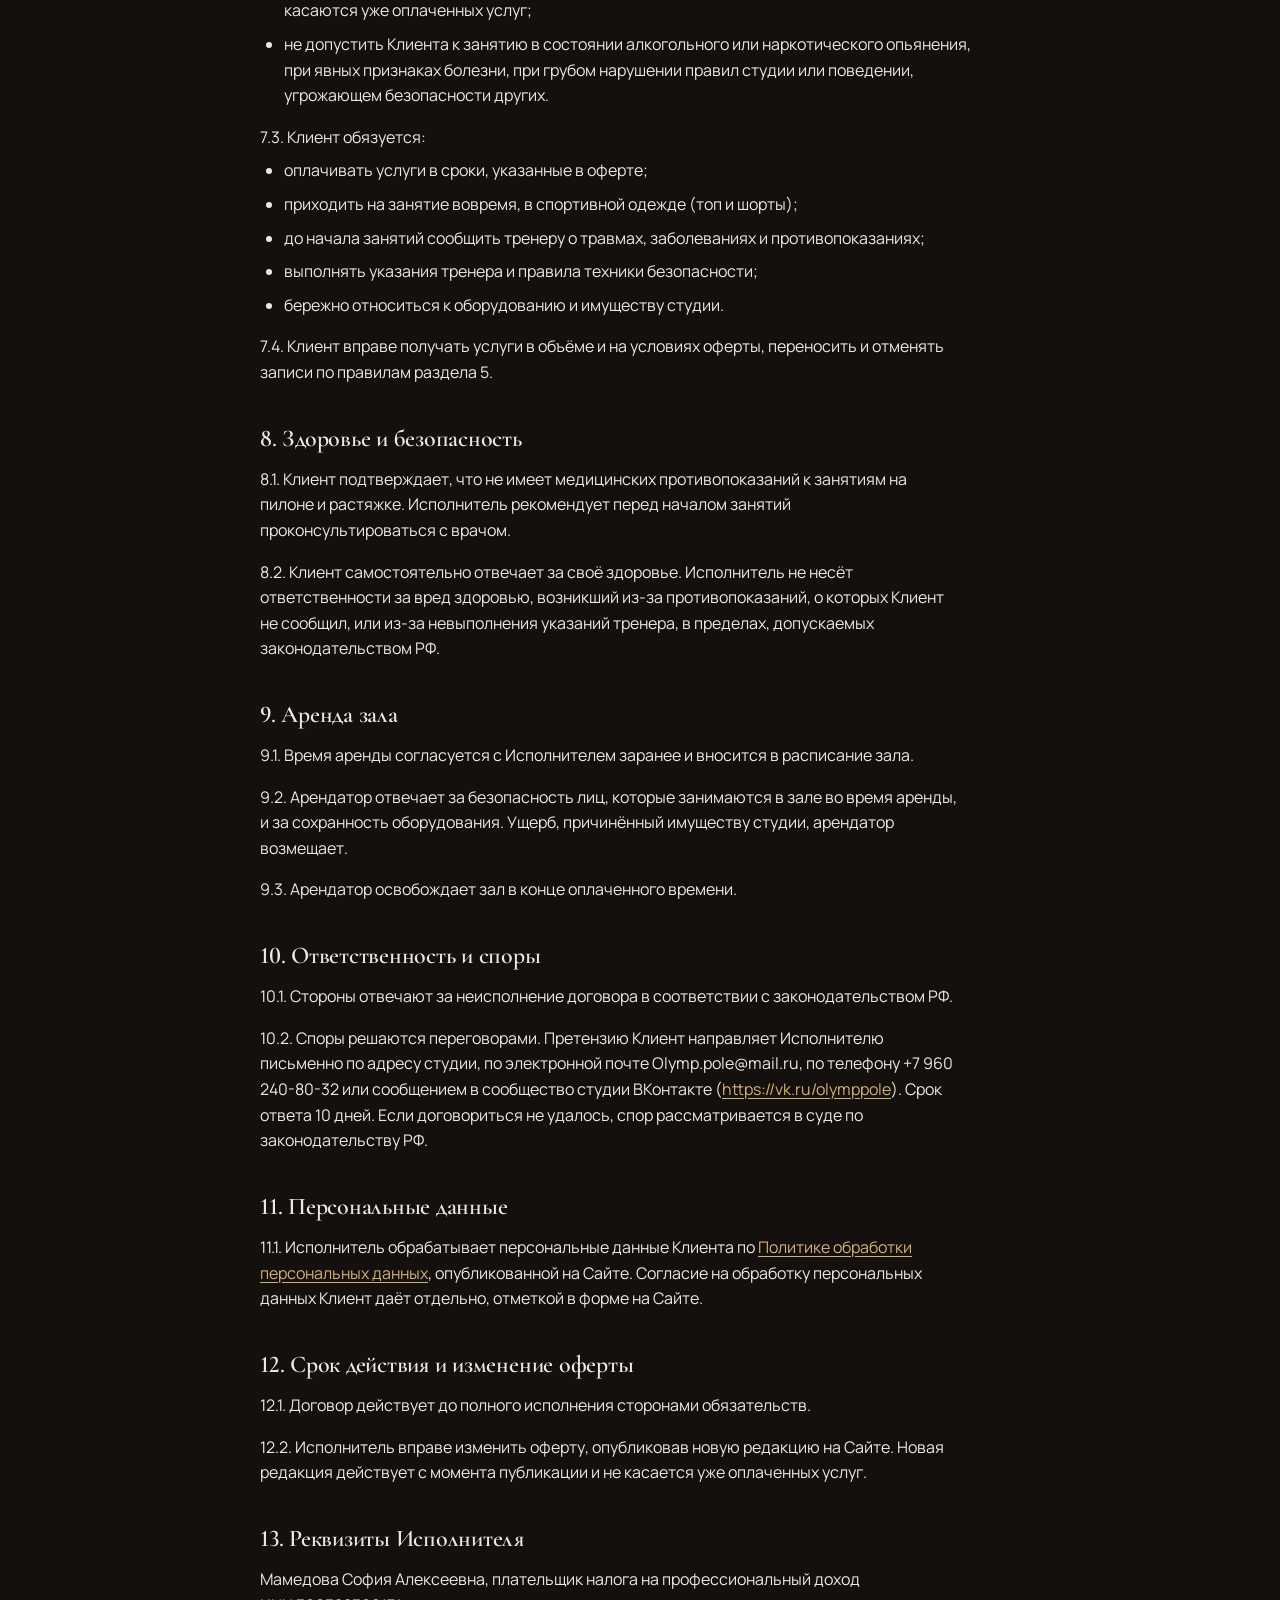
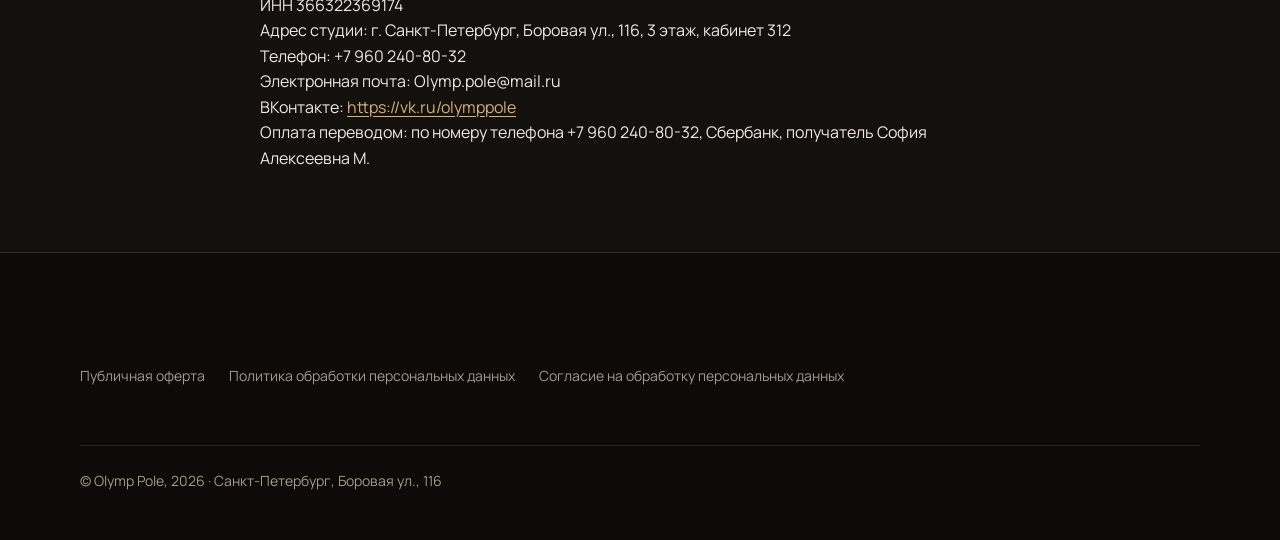
<file: oferta/index.html>
<!doctype html>
<html lang="ru">
<head>
<meta charset="utf-8">
<meta name="viewport" content="width=device-width, initial-scale=1">
<meta name="robots" content="noindex, nofollow">
<title>Публичная оферта: Olymp Pole</title>
<meta name="theme-color" content="#14100E">
<link rel="icon" href="../favicon.svg" type="image/svg+xml">
<link rel="stylesheet" href="../style.css">
</head>
<body>
<header class="shapka"><div class="wrap">
  <a class="imya" href="../"><img src="../img/logo.png" width="342" height="120" alt="Olymp Pole"></a>
  <a class="ssylka" href="../">На главную</a>
</div></header>
<main class="dok"><div class="wrap">
<h1>Публичная оферта</h1>
<p>Редакция от 27 ноября 2026 г. Санкт-Петербург.</p>
<h2>1. Общие положения</h2>
<p>1.1. Мамедова София Алексеевна, плательщик налога на профессиональный доход (самозанятая), ИНН 366322369174 (далее «Исполнитель»), предлагает любому дееспособному физическому лицу (далее «Клиент») заключить договор на оказание физкультурно-оздоровительных услуг и аренду зала в студии Olymp Pole на условиях этой оферты.</p>
<p>1.2. Оферта является публичной (ст. 437 ГК РФ). Акцептом оферты считается оплата услуг Клиентом полностью или частично (п. 3 ст. 438 ГК РФ). С момента акцепта договор считается заключённым на условиях оферты.</p>
<p>1.3. Оферта, цены, расписание и правила студии опубликованы на сайте <a href="https://olymppole.ru/">https://olymppole.ru/</a> (далее «Сайт»). Расписание и цены, указанные на Сайте в день оплаты, являются частью договора.</p>
<p>1.4. Студия расположена по адресу: г. Санкт-Петербург, Боровая ул., 116, 3 этаж, кабинет 312.</p>
<h2>2. Термины</h2>
<p>2.1. <b>Групповое занятие</b>: занятие по расписанию для группы: Pole sport, Растяжка, Pole СФП (СФП + Pole sport). Длительность 1 час или 1,5 часа, указана в расписании.</p>
<p>2.2. <b>Персональное занятие</b>: занятие Клиента с тренером один на один в согласованное время.</p>
<p>2.3. <b>Аренда зала</b>: предоставление зала с оборудованием на согласованное время без тренера.</p>
<p>2.4. <b>Абонемент</b>: предоплаченный пакет из 4 или 8 групповых занятий длительностью 1 час.</p>
<p>2.5. <b>Запись</b>: бронирование места на занятии через Сайт, бота студии в Telegram или по сообщению Исполнителю.</p>
<h2>3. Предмет договора</h2>
<p>3.1. Исполнитель оказывает Клиенту услуги, выбранные и оплаченные Клиентом: групповые занятия (разово или по абонементу), персональные занятия, аренду зала. Перечень услуг, уровни групп и цены указаны на Сайте.</p>
<p>3.2. Занятия проводят тренеры студии, указанные на Сайте. Исполнитель вправе заменить тренера, сообщив Клиенту об этом до начала занятия.</p>
<h2>4. Стоимость и порядок оплаты</h2>
<p>4.1. Стоимость услуг указана на Сайте на день оплаты. На момент публикации:</p>
<ul><li>разовое групповое занятие 1 час: 1 200 ₽;</li><li>разовое групповое занятие 1,5 часа (СФП + Pole sport): 1 500 ₽, только разово, абонемент на него не действует;</li><li>абонемент на 4 занятия: 4 200 ₽;</li><li>абонемент на 8 занятий: 8 000 ₽;</li><li>персональное занятие: от 3 000 ₽, точная стоимость согласуется при записи;</li><li>аренда зала: 1 000 ₽ за час.</li></ul>
<p>4.2. Оплата наличными в студии или переводом по номеру телефона +7 960 240-80-32 (Сбербанк, получатель София Алексеевна М.).</p>
<p>4.3. Разовые групповые занятия оплачиваются заранее, не позднее чем за 24 часа до начала занятия.</p>
<p>4.4. Персональное занятие оплачивается не позднее чем за 24 часа до его начала.</p>
<p>4.5. Аренда зала оплачивается не позднее чем за 24 часа до её начала.</p>
<p>4.6. Абонемент оплачивается до начала первого занятия по нему.</p>
<p>4.7. После оплаты Исполнитель формирует и передаёт Клиенту чек в приложении «Мой налог».</p>
<h2>5. Запись, отмена и перенос</h2>
<p>5.1. Клиент записывается на групповое занятие через Сайт, бота студии или по сообщению Исполнителю. Количество мест в группе ограничено, свободные места видны на Сайте.</p>
<p>5.2. <b>Групповые занятия.</b> Отменить запись можно не позднее чем за 6 часов до начала занятия. Если Клиент отменил запись менее чем за 6 часов до начала или не пришёл, занятие считается оказанным, так как место было закреплено за Клиентом: оплата за разовое занятие не возвращается, по абонементу занятие списывается.</p>
<p>5.3. <b>Персональные занятия.</b> Отмена или перенос персонального занятия возможны не позднее чем за 24 часа до его начала. При отмене или переносе менее чем за 24 часа оплата не возвращается.</p>
<p>5.4. <b>Аренда зала.</b> Отмена аренды возможна не позднее чем за 24 часа до её начала. При отмене менее чем за 24 часа оплата не возвращается.</p>
<p>5.5. Отменить запись можно кнопкой «Не смогу» в боте студии или сообщением Исполнителю. Время отмены определяется по времени отправки сообщения.</p>
<p>5.6. Если занятие отменяет Исполнитель, Клиенту предлагается другое занятие, а если оно не подходит, оплата за это занятие возвращается. По абонементу отменённое Исполнителем занятие не списывается.</p>
<h2>6. Абонементы</h2>
<p>6.1. Абонемент действует 30 дней с даты покупки. Это максимальный срок действия абонемента.</p>
<p>6.2. К абонементу на 8 занятий Клиент может оформить заморозку не более чем на 7 дней в сумме. Срок действия абонемента продлевается на число дней заморозки. К абонементу на 4 занятия заморозка не предоставляется.</p>
<p>6.3. Абонемент действует на групповые занятия длительностью 1 час. На занятия 1,5 часа абонемент не действует.</p>
<p>6.4. Посещения отмечаются в электронном виде. Клиент может проверить остаток занятий на Сайте по номеру абонемента и телефону.</p>
<p>6.5. Занятия, не использованные в течение срока действия абонемента, на следующий срок не переносятся.</p>
<h2>7. Права и обязанности сторон</h2>
<p>7.1. Исполнитель обязуется:</p>
<ul><li>проводить занятия по расписанию и на согласованных условиях;</li><li>предоставлять исправное оборудование зала;</li><li>заранее сообщать об изменениях расписания и об отмене занятий.</li></ul>
<p>7.2. Исполнитель вправе:</p>
<ul><li>изменять расписание, цены и правила, публикуя изменения на Сайте; изменения не касаются уже оплаченных услуг;</li><li>не допустить Клиента к занятию в состоянии алкогольного или наркотического опьянения, при явных признаках болезни, при грубом нарушении правил студии или поведении, угрожающем безопасности других.</li></ul>
<p>7.3. Клиент обязуется:</p>
<ul><li>оплачивать услуги в сроки, указанные в оферте;</li><li>приходить на занятие вовремя, в спортивной одежде (топ и шорты);</li><li>до начала занятий сообщить тренеру о травмах, заболеваниях и противопоказаниях;</li><li>выполнять указания тренера и правила техники безопасности;</li><li>бережно относиться к оборудованию и имуществу студии.</li></ul>
<p>7.4. Клиент вправе получать услуги в объёме и на условиях оферты, переносить и отменять записи по правилам раздела 5.</p>
<h2>8. Здоровье и безопасность</h2>
<p>8.1. Клиент подтверждает, что не имеет медицинских противопоказаний к занятиям на пилоне и растяжке. Исполнитель рекомендует перед началом занятий проконсультироваться с врачом.</p>
<p>8.2. Клиент самостоятельно отвечает за своё здоровье. Исполнитель не несёт ответственности за вред здоровью, возникший из-за противопоказаний, о которых Клиент не сообщил, или из-за невыполнения указаний тренера, в пределах, допускаемых законодательством РФ.</p>
<h2>9. Аренда зала</h2>
<p>9.1. Время аренды согласуется с Исполнителем заранее и вносится в расписание зала.</p>
<p>9.2. Арендатор отвечает за безопасность лиц, которые занимаются в зале во время аренды, и за сохранность оборудования. Ущерб, причинённый имуществу студии, арендатор возмещает.</p>
<p>9.3. Арендатор освобождает зал в конце оплаченного времени.</p>
<h2>10. Ответственность и споры</h2>
<p>10.1. Стороны отвечают за неисполнение договора в соответствии с законодательством РФ.</p>
<p>10.2. Споры решаются переговорами. Претензию Клиент направляет Исполнителю письменно по адресу студии, по электронной почте Olymp.pole@mail.ru, по телефону +7 960 240-80-32 или сообщением в сообщество студии ВКонтакте (<a href="https://vk.ru/olymppole">https://vk.ru/olymppole</a>). Срок ответа 10 дней. Если договориться не удалось, спор рассматривается в суде по законодательству РФ.</p>
<h2>11. Персональные данные</h2>
<p>11.1. Исполнитель обрабатывает персональные данные Клиента по <a href="../politika/">Политике обработки персональных данных</a>, опубликованной на Сайте. Согласие на обработку персональных данных Клиент даёт отдельно, отметкой в форме на Сайте.</p>
<h2>12. Срок действия и изменение оферты</h2>
<p>12.1. Договор действует до полного исполнения сторонами обязательств.</p>
<p>12.2. Исполнитель вправе изменить оферту, опубликовав новую редакцию на Сайте. Новая редакция действует с момента публикации и не касается уже оплаченных услуг.</p>
<h2>13. Реквизиты Исполнителя</h2>
<p>Мамедова София Алексеевна, плательщик налога на профессиональный доход<br>ИНН 366322369174<br>Адрес студии: г. Санкт-Петербург, Боровая ул., 116, 3 этаж, кабинет 312<br>Телефон: +7 960 240-80-32<br>Электронная почта: Olymp.pole@mail.ru<br>ВКонтакте: <a href="https://vk.ru/olymppole">https://vk.ru/olymppole</a><br>Оплата переводом: по номеру телефона +7 960 240-80-32, Сбербанк, получатель София Алексеевна М.</p>
</div></main>
<footer><div class="wrap">
  <nav class="dok-ssylki" aria-label="Документы"><a href="../oferta/">Публичная оферта</a><a href="../politika/">Политика обработки персональных данных</a><a href="../soglasie/">Согласие на обработку персональных данных</a></nav>
  <p class="podval-melko">© Olymp Pole, 2026 · Санкт-Петербург, Боровая ул., 116</p>
</div></footer>
</body>
</html>
</file>
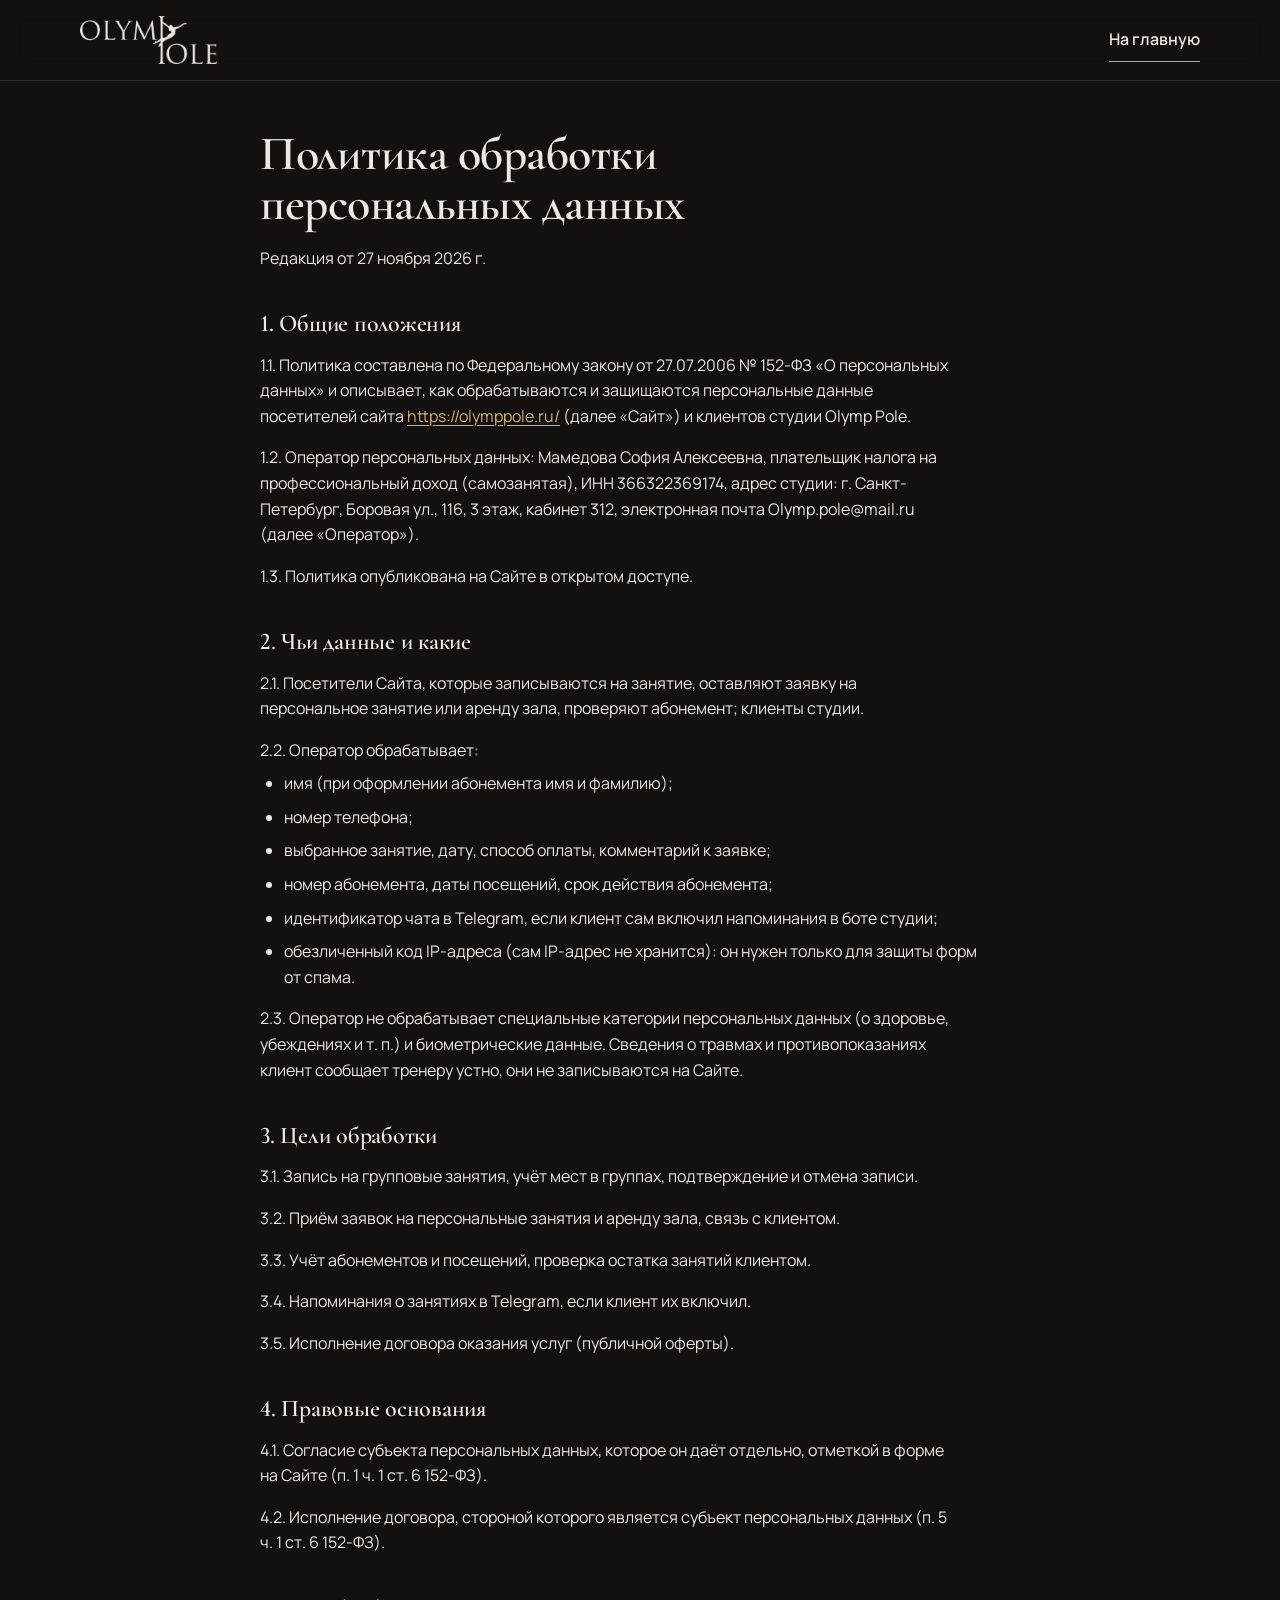
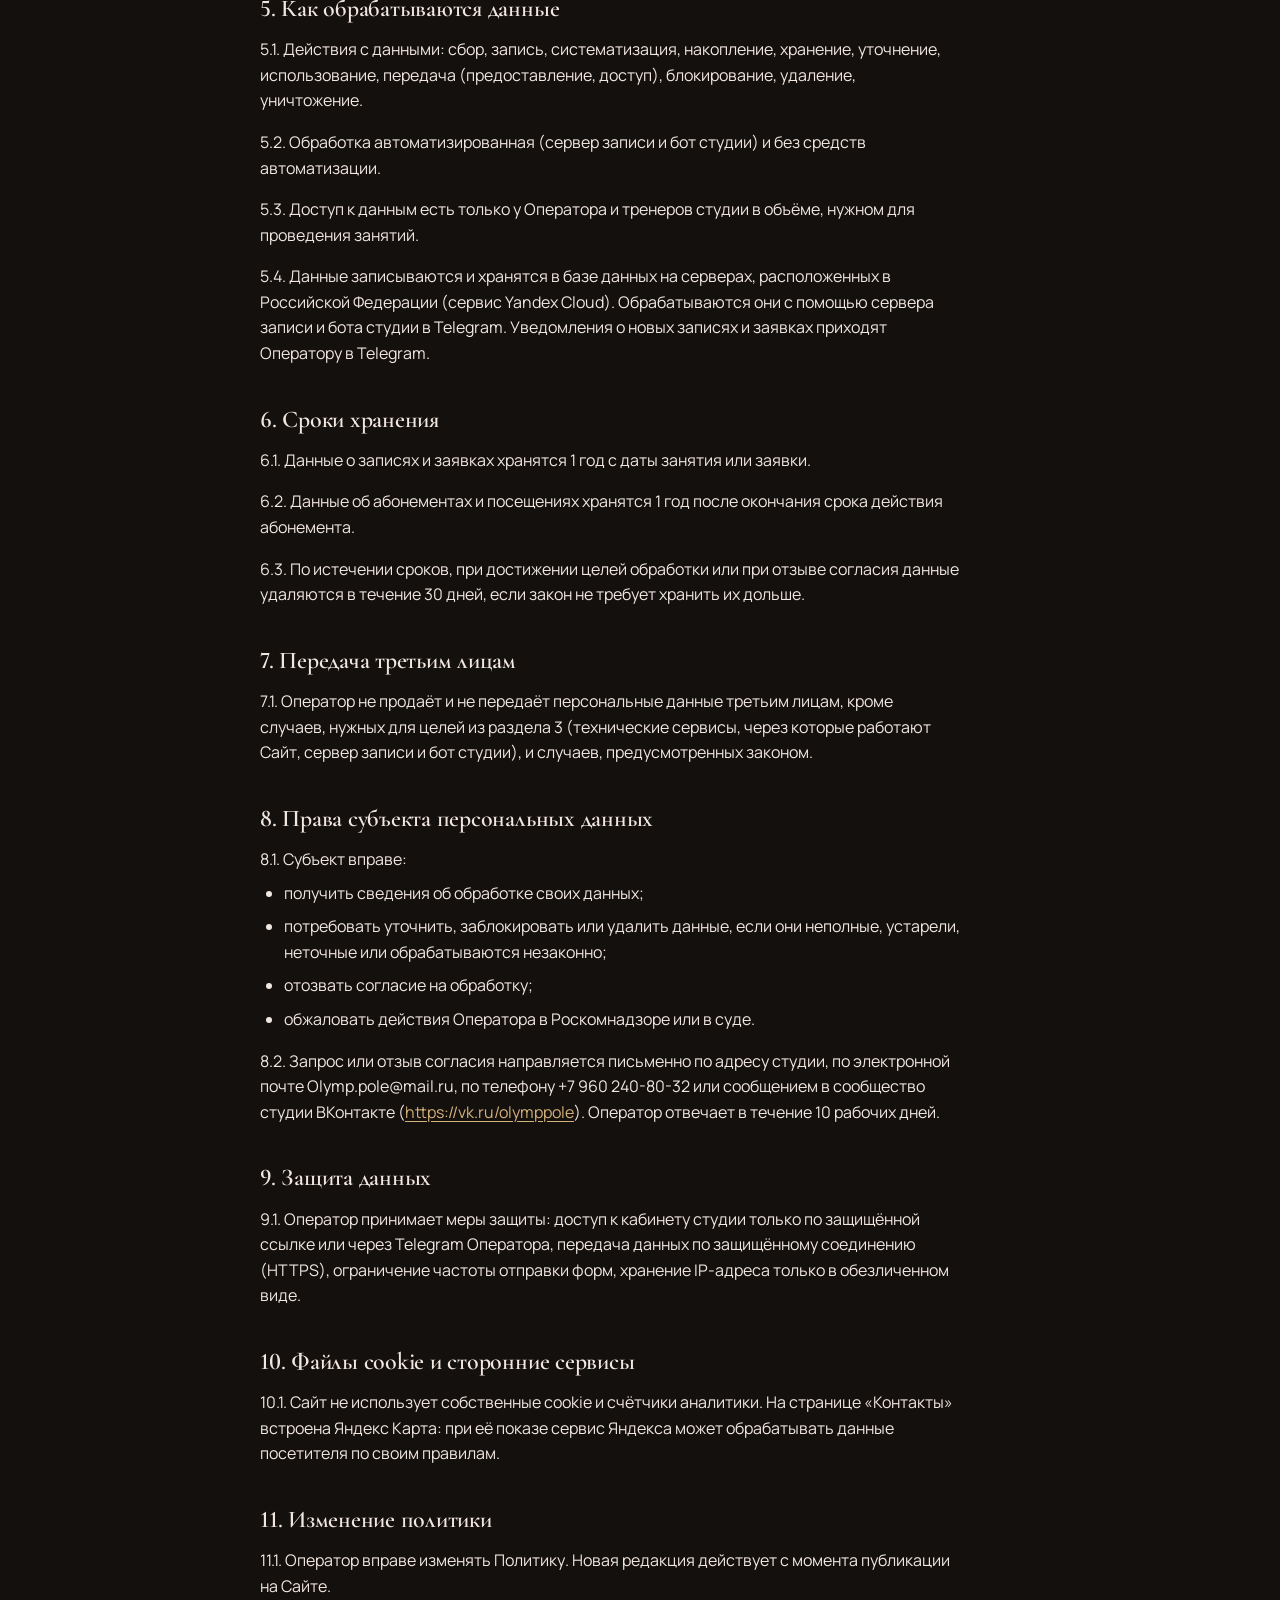
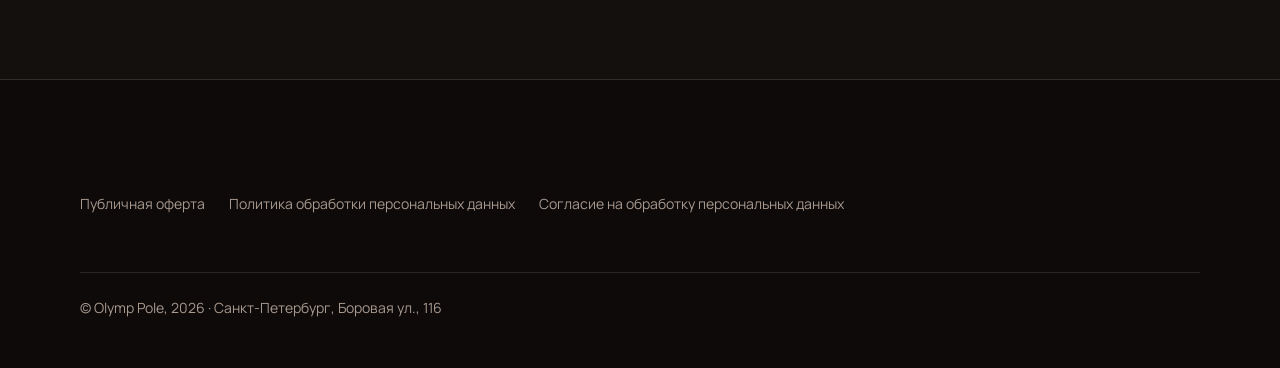
<file: politika/index.html>
<!doctype html>
<html lang="ru">
<head>
<meta charset="utf-8">
<meta name="viewport" content="width=device-width, initial-scale=1">
<meta name="robots" content="noindex, nofollow">
<title>Политика обработки персональных данных: Olymp Pole</title>
<meta name="theme-color" content="#14100E">
<link rel="icon" href="../favicon.svg" type="image/svg+xml">
<link rel="stylesheet" href="../style.css">
</head>
<body>
<header class="shapka"><div class="wrap">
  <a class="imya" href="../"><img src="../img/logo.png" width="342" height="120" alt="Olymp Pole"></a>
  <a class="ssylka" href="../">На главную</a>
</div></header>
<main class="dok"><div class="wrap">
<h1>Политика обработки персональных данных</h1>
<p>Редакция от 27 ноября 2026 г.</p>
<h2>1. Общие положения</h2>
<p>1.1. Политика составлена по Федеральному закону от 27.07.2006 № 152-ФЗ «О персональных данных» и описывает, как обрабатываются и защищаются персональные данные посетителей сайта <a href="https://olymppole.ru/">https://olymppole.ru/</a> (далее «Сайт») и клиентов студии Olymp Pole.</p>
<p>1.2. Оператор персональных данных: Мамедова София Алексеевна, плательщик налога на профессиональный доход (самозанятая), ИНН 366322369174, адрес студии: г. Санкт-Петербург, Боровая ул., 116, 3 этаж, кабинет 312, электронная почта Olymp.pole@mail.ru (далее «Оператор»).</p>
<p>1.3. Политика опубликована на Сайте в открытом доступе.</p>
<h2>2. Чьи данные и какие</h2>
<p>2.1. Посетители Сайта, которые записываются на занятие, оставляют заявку на персональное занятие или аренду зала, проверяют абонемент; клиенты студии.</p>
<p>2.2. Оператор обрабатывает:</p>
<ul><li>имя (при оформлении абонемента имя и фамилию);</li><li>номер телефона;</li><li>выбранное занятие, дату, способ оплаты, комментарий к заявке;</li><li>номер абонемента, даты посещений, срок действия абонемента;</li><li>идентификатор чата в Telegram, если клиент сам включил напоминания в боте студии;</li><li>обезличенный код IP-адреса (сам IP-адрес не хранится): он нужен только для защиты форм от спама.</li></ul>
<p>2.3. Оператор не обрабатывает специальные категории персональных данных (о здоровье, убеждениях и т. п.) и биометрические данные. Сведения о травмах и противопоказаниях клиент сообщает тренеру устно, они не записываются на Сайте.</p>
<h2>3. Цели обработки</h2>
<p>3.1. Запись на групповые занятия, учёт мест в группах, подтверждение и отмена записи.</p>
<p>3.2. Приём заявок на персональные занятия и аренду зала, связь с клиентом.</p>
<p>3.3. Учёт абонементов и посещений, проверка остатка занятий клиентом.</p>
<p>3.4. Напоминания о занятиях в Telegram, если клиент их включил.</p>
<p>3.5. Исполнение договора оказания услуг (публичной оферты).</p>
<h2>4. Правовые основания</h2>
<p>4.1. Согласие субъекта персональных данных, которое он даёт отдельно, отметкой в форме на Сайте (п. 1 ч. 1 ст. 6 152-ФЗ).</p>
<p>4.2. Исполнение договора, стороной которого является субъект персональных данных (п. 5 ч. 1 ст. 6 152-ФЗ).</p>
<h2>5. Как обрабатываются данные</h2>
<p>5.1. Действия с данными: сбор, запись, систематизация, накопление, хранение, уточнение, использование, передача (предоставление, доступ), блокирование, удаление, уничтожение.</p>
<p>5.2. Обработка автоматизированная (сервер записи и бот студии) и без средств автоматизации.</p>
<p>5.3. Доступ к данным есть только у Оператора и тренеров студии в объёме, нужном для проведения занятий.</p>
<p>5.4. Данные записываются и хранятся в базе данных на серверах, расположенных в Российской Федерации (сервис Yandex Cloud). Обрабатываются они с помощью сервера записи и бота студии в Telegram. Уведомления о новых записях и заявках приходят Оператору в Telegram.</p>
<h2>6. Сроки хранения</h2>
<p>6.1. Данные о записях и заявках хранятся 1 год с даты занятия или заявки.</p>
<p>6.2. Данные об абонементах и посещениях хранятся 1 год после окончания срока действия абонемента.</p>
<p>6.3. По истечении сроков, при достижении целей обработки или при отзыве согласия данные удаляются в течение 30 дней, если закон не требует хранить их дольше.</p>
<h2>7. Передача третьим лицам</h2>
<p>7.1. Оператор не продаёт и не передаёт персональные данные третьим лицам, кроме случаев, нужных для целей из раздела 3 (технические сервисы, через которые работают Сайт, сервер записи и бот студии), и случаев, предусмотренных законом.</p>
<h2>8. Права субъекта персональных данных</h2>
<p>8.1. Субъект вправе:</p>
<ul><li>получить сведения об обработке своих данных;</li><li>потребовать уточнить, заблокировать или удалить данные, если они неполные, устарели, неточные или обрабатываются незаконно;</li><li>отозвать согласие на обработку;</li><li>обжаловать действия Оператора в Роскомнадзоре или в суде.</li></ul>
<p>8.2. Запрос или отзыв согласия направляется письменно по адресу студии, по электронной почте Olymp.pole@mail.ru, по телефону +7 960 240-80-32 или сообщением в сообщество студии ВКонтакте (<a href="https://vk.ru/olymppole">https://vk.ru/olymppole</a>). Оператор отвечает в течение 10 рабочих дней.</p>
<h2>9. Защита данных</h2>
<p>9.1. Оператор принимает меры защиты: доступ к кабинету студии только по защищённой ссылке или через Telegram Оператора, передача данных по защищённому соединению (HTTPS), ограничение частоты отправки форм, хранение IP-адреса только в обезличенном виде.</p>
<h2>10. Файлы cookie и сторонние сервисы</h2>
<p>10.1. Сайт не использует собственные cookie и счётчики аналитики. На странице «Контакты» встроена Яндекс Карта: при её показе сервис Яндекса может обрабатывать данные посетителя по своим правилам.</p>
<h2>11. Изменение политики</h2>
<p>11.1. Оператор вправе изменять Политику. Новая редакция действует с момента публикации на Сайте.</p>
</div></main>
<footer><div class="wrap">
  <nav class="dok-ssylki" aria-label="Документы"><a href="../oferta/">Публичная оферта</a><a href="../politika/">Политика обработки персональных данных</a><a href="../soglasie/">Согласие на обработку персональных данных</a></nav>
  <p class="podval-melko">© Olymp Pole, 2026 · Санкт-Петербург, Боровая ул., 116</p>
</div></footer>
</body>
</html>
</file>
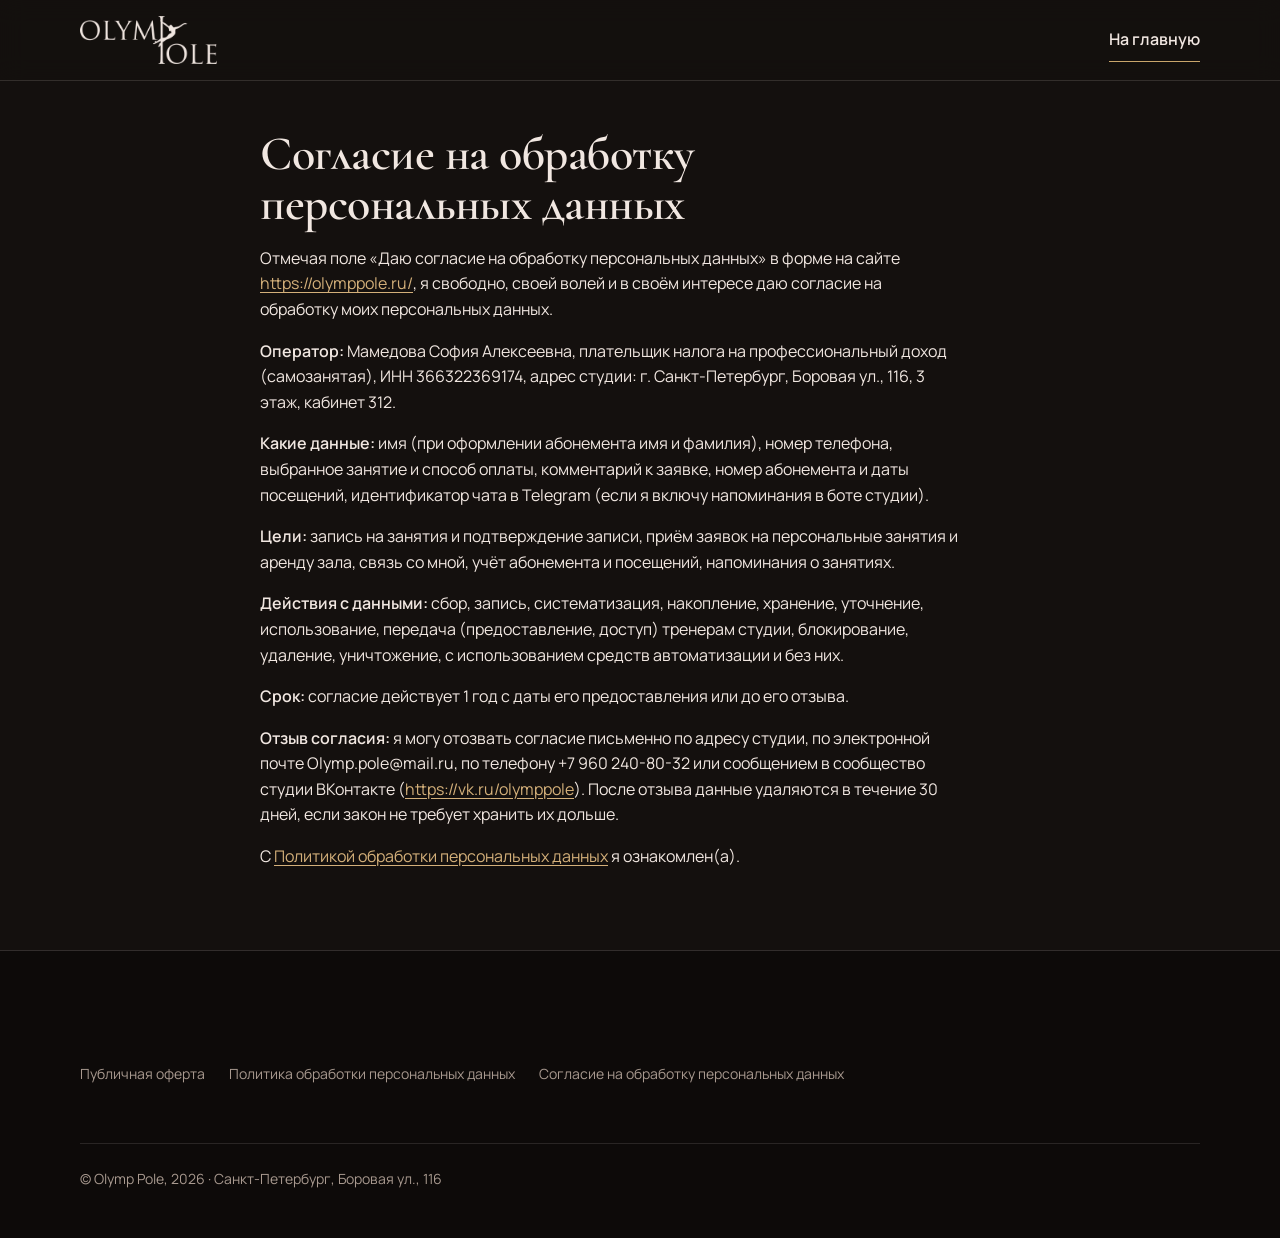
<file: soglasie/index.html>
<!doctype html>
<html lang="ru">
<head>
<meta charset="utf-8">
<meta name="viewport" content="width=device-width, initial-scale=1">
<meta name="robots" content="noindex, nofollow">
<title>Согласие на обработку персональных данных: Olymp Pole</title>
<meta name="theme-color" content="#14100E">
<link rel="icon" href="../favicon.svg" type="image/svg+xml">
<link rel="stylesheet" href="../style.css">
</head>
<body>
<header class="shapka"><div class="wrap">
  <a class="imya" href="../"><img src="../img/logo.png" width="342" height="120" alt="Olymp Pole"></a>
  <a class="ssylka" href="../">На главную</a>
</div></header>
<main class="dok"><div class="wrap">
<h1>Согласие на обработку персональных данных</h1>
<p>Отмечая поле «Даю согласие на обработку персональных данных» в форме на сайте <a href="https://olymppole.ru/">https://olymppole.ru/</a>, я свободно, своей волей и в своём интересе даю согласие на обработку моих персональных данных.</p>
<p><b>Оператор:</b> Мамедова София Алексеевна, плательщик налога на профессиональный доход (самозанятая), ИНН 366322369174, адрес студии: г. Санкт-Петербург, Боровая ул., 116, 3 этаж, кабинет 312.</p>
<p><b>Какие данные:</b> имя (при оформлении абонемента имя и фамилия), номер телефона, выбранное занятие и способ оплаты, комментарий к заявке, номер абонемента и даты посещений, идентификатор чата в Telegram (если я включу напоминания в боте студии).</p>
<p><b>Цели:</b> запись на занятия и подтверждение записи, приём заявок на персональные занятия и аренду зала, связь со мной, учёт абонемента и посещений, напоминания о занятиях.</p>
<p><b>Действия с данными:</b> сбор, запись, систематизация, накопление, хранение, уточнение, использование, передача (предоставление, доступ) тренерам студии, блокирование, удаление, уничтожение, с использованием средств автоматизации и без них.</p>
<p><b>Срок:</b> согласие действует 1 год с даты его предоставления или до его отзыва.</p>
<p><b>Отзыв согласия:</b> я могу отозвать согласие письменно по адресу студии, по электронной почте Olymp.pole@mail.ru, по телефону +7 960 240-80-32 или сообщением в сообщество студии ВКонтакте (<a href="https://vk.ru/olymppole">https://vk.ru/olymppole</a>). После отзыва данные удаляются в течение 30 дней, если закон не требует хранить их дольше.</p>
<p>С <a href="../politika/">Политикой обработки персональных данных</a> я ознакомлен(а).</p>
</div></main>
<footer><div class="wrap">
  <nav class="dok-ssylki" aria-label="Документы"><a href="../oferta/">Публичная оферта</a><a href="../politika/">Политика обработки персональных данных</a><a href="../soglasie/">Согласие на обработку персональных данных</a></nav>
  <p class="podval-melko">© Olymp Pole, 2026 · Санкт-Петербург, Боровая ул., 116</p>
</div></footer>
</body>
</html>
</file>
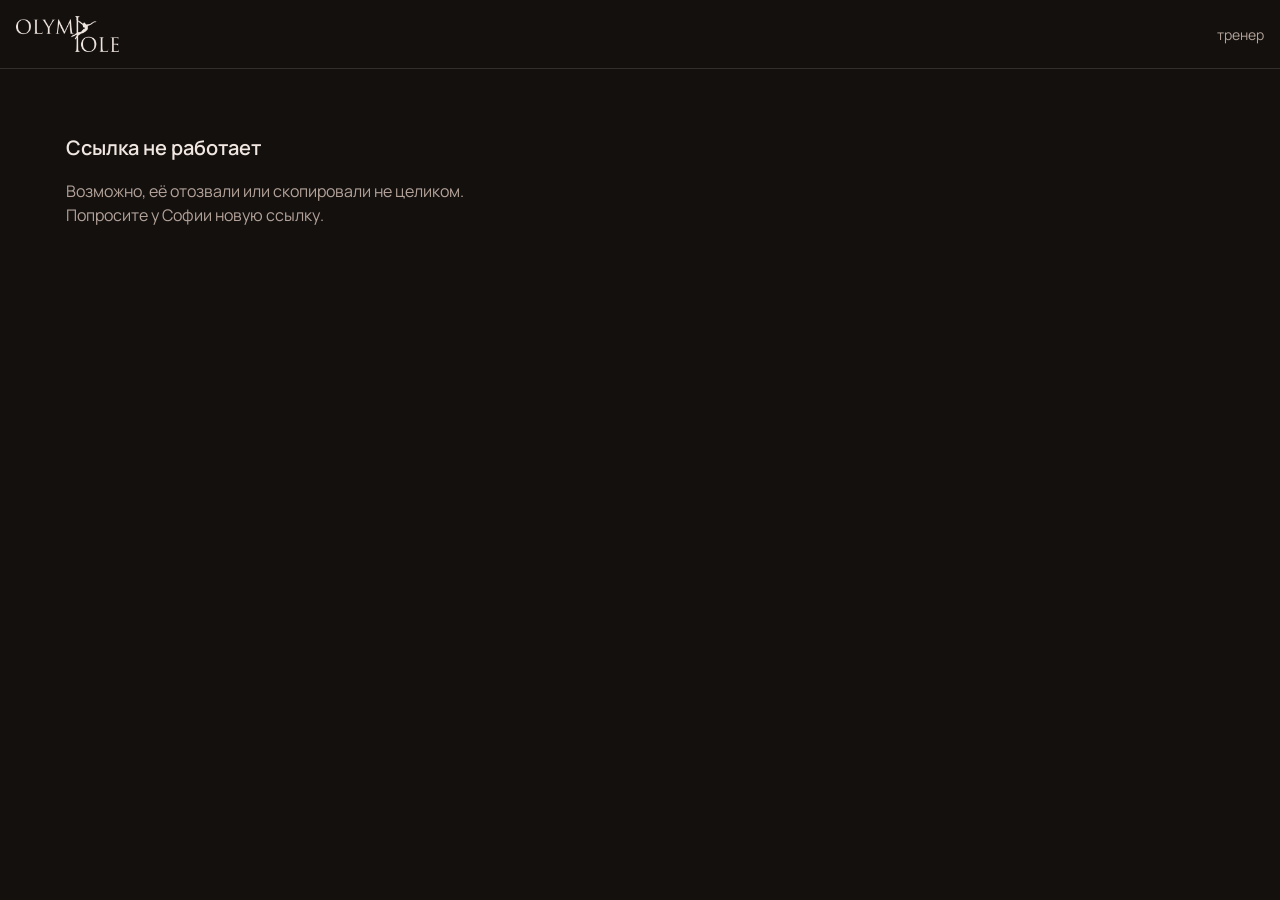
<file: trener/index.html>
<!doctype html>
<html lang="ru">
<head>
<meta charset="utf-8">
<meta name="viewport" content="width=device-width, initial-scale=1, viewport-fit=cover">
<meta name="robots" content="noindex, nofollow">
<meta name="referrer" content="no-referrer">
<title>Мои занятия · Olymp Pole</title>
<meta name="theme-color" content="#14100E">
<link rel="icon" href="../favicon.svg" type="image/svg+xml">
<link rel="stylesheet" href="../kabinet/kabinet.css?v=20261128n">
<style>
  /* Страница тренера по личной ссылке: свои группы и брони зала на 2 недели, только просмотр */
  body{padding-bottom:calc(24px + env(safe-area-inset-bottom))}
  .den-zag{margin:24px 0 8px;font-size:var(--fs);color:var(--muted);text-transform:uppercase;letter-spacing:.12em}
  .den-zag:first-child{margin-top:8px}
  .zan.kn{border-color:var(--kn)}.zan.ku{border-color:var(--ku)}.zan.k15{border-color:var(--k15)}.zan.kr{border-color:var(--kr)}
  .zan.ar{border-color:var(--ar)}.zan.pe{border-color:var(--acc)}
  .zan.otm{opacity:.6}
  .imena{padding:16px;font-size:var(--fs)}
  .imena{display:grid;gap:8px}
  .imena .prim{margin:0}
  @media (min-width:900px){ #dni{display:grid;grid-template-columns:1fr 1fr;gap:0 16px;align-items:start} .den{break-inside:avoid} }
</style>
</head>
<body>
<header class="verh">
  <b class="imya"><img src="../img/logo.png" width="342" height="120" alt="Olymp Pole"></b>
  <span class="kto" id="kto">тренер</span>
</header>

<main>
  <section id="zagruzka" class="pusto"><p>Загружаем ваши занятия…</p></section>
  <section id="oshibka" class="pusto" hidden>
    <h1>Ссылка не работает</h1>
    <p>Возможно, её отозвали или скопировали не целиком. Попросите у Софии новую ссылку.</p>
  </section>
  <section id="spisok" hidden>
    <p class="prim">Ваши занятия и брони зала на 2 недели вперёд. Данные обновляются при каждом открытии страницы.</p>
    <div id="dni"></div>
  </section>
</main>

<script src="trener.js?v=20261128n"></script>
</body>
</html>
</file>
<file: style.css>
/* Olymp Pole: стили сайта. Палитра и шрифты из черновика, который София одобрила 17.11 */
@font-face{font-family:'Cormorant Garamond';font-style:normal;font-weight:600;font-display:swap;src:url(fonts/cormorant-garamond-cyrillic-600-normal.woff2) format('woff2');unicode-range:U+0400-045F,U+0490-0491,U+04B0-04B1,U+2116}
@font-face{font-family:'Cormorant Garamond';font-style:normal;font-weight:600;font-display:swap;src:url(fonts/cormorant-garamond-latin-600-normal.woff2) format('woff2');unicode-range:U+0000-00FF,U+2000-206F,U+20AC,U+2122,U+2190-2199}
@font-face{font-family:'Cormorant Garamond';font-style:italic;font-weight:500;font-display:swap;src:url(fonts/cormorant-garamond-cyrillic-500-italic.woff2) format('woff2');unicode-range:U+0400-045F,U+0490-0491,U+04B0-04B1,U+2116}
@font-face{font-family:'Cormorant Garamond';font-style:italic;font-weight:500;font-display:swap;src:url(fonts/cormorant-garamond-latin-500-italic.woff2) format('woff2');unicode-range:U+0000-00FF,U+2000-206F,U+20AC,U+2122,U+2190-2199}
@font-face{font-family:'Manrope';font-style:normal;font-weight:400;font-display:swap;src:url(fonts/manrope-cyrillic-400-normal.woff2) format('woff2');unicode-range:U+0400-045F,U+0490-0491,U+04B0-04B1,U+2116}
@font-face{font-family:'Manrope';font-style:normal;font-weight:400;font-display:swap;src:url(fonts/manrope-latin-400-normal.woff2) format('woff2');unicode-range:U+0000-00FF,U+2000-206F,U+20AC,U+2122,U+2190-2199}
@font-face{font-family:'Manrope';font-style:normal;font-weight:600;font-display:swap;src:url(fonts/manrope-cyrillic-600-normal.woff2) format('woff2');unicode-range:U+0400-045F,U+0490-0491,U+04B0-04B1,U+2116}
@font-face{font-family:'Manrope';font-style:normal;font-weight:600;font-display:swap;src:url(fonts/manrope-latin-600-normal.woff2) format('woff2');unicode-range:U+0000-00FF,U+2000-206F,U+20AC,U+2122,U+2190-2199}

:root{
  --bg:#14100E;--surface:#1E1815;--surface2:#2A221D;--ink:#F1E7E1;--muted:#B3A39A;--line:rgba(241,231,225,.14);
  --gold:#C9A66B;--acc:#D4B07A;--acc-d:#E3C493;--on-acc:#14100E;--acc-soft:#2B231B;--err:#F0907F;--ok:#6CC08A;
  --night:#0D0A09;--night-ink:#F1E7E1;--night-muted:#A8998F;
  --r:2px;--fs:14px;--fm:16px;--ft:24px;--fl:clamp(36px,6vw,72px)
}
*{box-sizing:border-box;margin:0;padding:0}
html{scroll-behavior:smooth;-webkit-text-size-adjust:100%;scroll-padding-top:16px}
html,body{overflow-x:clip}
body{background:var(--bg);color:var(--ink);font:400 var(--fm)/1.6 Manrope,system-ui,sans-serif;-webkit-font-smoothing:antialiased;font-variant-numeric:lining-nums}
img{display:block;max-width:100%;height:auto}
a{color:inherit;text-decoration:none}
button{font:inherit;color:inherit;cursor:pointer;background:none;border:0}
ul,ol{list-style:none}
svg{width:20px;height:20px;flex:none}
.wrap{width:min(1120px,100% - 32px);margin-inline:auto}
:focus-visible{outline:2px solid var(--acc);outline-offset:4px}
.js .rv{opacity:0;transform:translateY(16px);transition:opacity .5s ease-out,transform .5s ease-out}
.js .rv.in{opacity:1;transform:none}
.vse .rv{opacity:1!important;transform:none!important;transition:none!important}
@media (prefers-reduced-motion:reduce){.js .rv{opacity:1;transform:none;transition:none}html{scroll-behavior:auto}}
[hidden]{display:none!important}

h1,h2,h3{font-family:'Cormorant Garamond',Georgia,serif;font-weight:600;line-height:1.05;letter-spacing:-.01em;text-wrap:balance}
h1,h2{font-size:var(--fl)}
h1 em,h2 em{font-style:italic;font-weight:500;color:var(--acc)}
h3{font-size:var(--ft)}
.kik{font-size:var(--fs);font-weight:600;letter-spacing:.16em;text-transform:uppercase;color:var(--muted)}
.btn{display:inline-flex;align-items:center;justify-content:center;gap:8px;min-height:56px;padding:8px 32px;border:0;border-radius:var(--r);background:var(--acc);color:var(--on-acc);font-weight:600;font-size:var(--fm);line-height:1.2;text-align:center;transition:transform .3s ease-out,background-color .3s ease-out,color .3s ease-out}
.btn:hover{background:var(--acc-d)}
.btn:active{transform:scale(.98)}
.btn[disabled]{opacity:.56;cursor:default}
.btn--mal{min-height:48px;padding:8px 24px}
.btn--kontur{background:transparent;color:var(--ink);box-shadow:inset 0 0 0 1px var(--ink)}
.btn--kontur:hover{background:var(--ink);color:var(--bg)}
.btn--shir{width:100%}
.ssylka{display:inline-flex;align-items:center;gap:8px;min-height:44px;padding:0;border:0;border-bottom:1px solid var(--gold);font-weight:600;font-size:var(--fm)}
.meandr{height:16px;background:url("data:image/svg+xml,%3Csvg xmlns='http://www.w3.org/2000/svg' width='24' height='16' fill='none' stroke='%23C9A66B' stroke-width='1.5'%3E%3Cpath d='M0 15H24M19 15V1H5V11H15V5H9V8'/%3E%3C/svg%3E") repeat-x left center/24px 16px}
.zaglushka{display:inline-block;padding:0 8px;border:1px dashed var(--muted);border-radius:var(--r);font-weight:600}
.prim{font-size:var(--fs);color:var(--muted);margin-top:24px;max-width:65ch}
.zag{margin-bottom:40px}
.zag h2{margin-top:16px}
.pod{margin-top:16px;color:var(--muted);max-width:52ch}
section{scroll-margin-top:8px}

/* шапка */
.shapka{padding:16px 0;border-bottom:1px solid var(--line)}
.shapka .wrap{display:flex;align-items:center;justify-content:space-between;gap:16px}
.imya{font:600 var(--ft)/1 'Cormorant Garamond',Georgia,serif;letter-spacing:.12em;text-transform:uppercase;white-space:nowrap}
.shapka nav{display:none;gap:32px;font-size:var(--fs);font-weight:600}
.shapka nav a{padding:8px 0;border-bottom:1px solid transparent;transition:border-color .3s ease-out}
.shapka nav a:hover{border-color:var(--gold)}

/* первый экран: заголовок и арка с залом */
.hero{padding:48px 0 32px}
.hero h1{margin:16px 0 24px;max-width:13ch}
.status.on::before{content:"";display:inline-block;width:8px;height:8px;border-radius:50%;background:var(--ok);margin-right:8px;vertical-align:1px}
.lead{max-width:48ch;color:var(--muted)}
.hero-knopki{display:flex;flex-wrap:wrap;align-items:center;gap:16px 32px;margin:32px 0 48px}
.hero-knopki .btn{width:100%}
.arka{padding:8px;border:1px solid var(--gold);border-radius:50% 50% 0 0/40% 40% 0 0}
.arka img{width:100%;aspect-ratio:4/3;object-fit:cover;object-position:50% 55%;border-radius:50% 50% 0 0/40% 40% 0 0}
.fakty{display:grid;gap:16px;margin-top:32px;font-size:var(--fs);font-weight:600}
.fakty li{display:flex;gap:8px;align-items:center}
.fakty svg{color:var(--acc)}

/* о студии */
.studiya{padding:80px 0;border-top:1px solid var(--line)}
.studiya-setka{display:grid;gap:48px;align-items:center}
.citata{font:500 italic clamp(24px,3.2vw,32px)/1.3 'Cormorant Garamond',Georgia,serif;max-width:32ch}
.citata p+p{margin-top:16px;color:var(--acc)}
.studiya .pod{margin-top:32px}
.foto-zal{border:1px solid var(--line);padding:8px}
.foto-zal img{width:100%;aspect-ratio:4/3;object-fit:cover}
.foto-zal figcaption{font-size:var(--fs);color:var(--muted);padding:8px 0 0}

/* уровни */
.urovni{padding:80px 0;background:var(--surface);border-block:1px solid var(--line)}
.vybor{display:grid;gap:32px}
.stupeni{display:grid;grid-template-columns:repeat(3,1fr);gap:8px;align-items:end}
.st{display:flex;flex-direction:column;align-items:flex-start;gap:4px;padding:16px 8px;border:1px solid var(--line);border-radius:var(--r);text-align:left;
  background:repeating-linear-gradient(90deg,transparent 0 15px,var(--line) 15px 16px),var(--bg);transition:background-color .3s ease-out,transform .3s ease-out}
.st:hover{transform:translateY(-4px)}
.st[data-lv="nach"]{min-height:128px}.st[data-lv="prod"]{min-height:176px}.st[data-lv="profi"]{min-height:224px}
.st i{font:500 italic var(--ft)/1 'Cormorant Garamond',Georgia,serif;color:var(--acc)}
.st b{font-weight:600;margin-top:auto;font-size:var(--fs)}
.st small{font-size:var(--fs);color:var(--muted);line-height:1.3}
.st[aria-checked="true"]{background:repeating-linear-gradient(90deg,transparent 0 15px,rgba(20,16,14,.14) 15px 16px),var(--acc);border-color:var(--acc);color:var(--on-acc)}
.st[aria-checked="true"] i,.st[aria-checked="true"] small{color:var(--on-acc)}
.opis{padding:24px;background:var(--bg);border:1px solid var(--line);border-left:2px solid var(--gold);border-radius:var(--r)}
.opis h3{margin:8px 0 16px}
.opis p{max-width:52ch}
.opis ul{display:grid;gap:8px;margin-top:16px}
.opis li{display:flex;gap:8px;align-items:flex-start}
.opis li svg{color:var(--acc);margin-top:2px}
.opis .kik+ul{margin-top:8px}
.opis .kik{margin-top:24px}
.opis .kik:first-child{margin-top:0}
.opis .ssylka{margin-top:24px}

/* расписание */
.raspisanie{padding:80px 0}
.filtr{margin-bottom:24px}
.filtr b{font-weight:600}
.filtr .ssylka{font-size:var(--fs);min-height:32px;margin-left:8px}
.dni{display:grid;grid-template-columns:repeat(7,1fr);gap:4px;margin-bottom:16px}
.den{display:grid;justify-items:center;gap:4px;min-width:0;min-height:64px;padding:8px 4px;border:1px solid var(--line);border-radius:var(--r);background:var(--surface);transition:background-color .3s ease-out}
.den small{font-size:var(--fs);color:var(--muted);line-height:1}
.den b{font:600 var(--ft)/1 'Cormorant Garamond',Georgia,serif}
.den .tochki{display:flex;gap:4px;height:4px}
.den .tochki i{width:4px;height:4px;border-radius:50%;background:var(--acc)}
.den.pusto{opacity:.48}
.den[aria-selected="true"]{background:var(--acc);border-color:var(--acc);color:var(--on-acc);opacity:1}
.den[aria-selected="true"] small{color:inherit}
.den[aria-selected="true"] .tochki i{background:var(--on-acc)}
.den-zag{margin:24px 0 8px;font-weight:600}
.zanyatiya{border-top:1px solid var(--line)}
.zn{display:grid;grid-template-columns:88px 1fr;gap:16px;align-items:center;padding:24px 0;border-bottom:1px solid var(--line)}
.zn time{font:600 var(--ft)/1 'Cormorant Garamond',Georgia,serif}
.zn time small{display:block;font:400 var(--fs)/1.4 Manrope,system-ui,sans-serif;color:var(--muted);margin-top:4px}
.zn-o b{display:block;font-weight:600}
.zn-o span{display:block;font-size:var(--fs);color:var(--muted)}
.zn-o .mesta{display:flex;align-items:center;flex-wrap:wrap;gap:4px;margin-top:8px}
.m{display:inline-block;width:8px;height:8px;border-radius:50%;border:1px solid var(--acc)}
.m.z{background:var(--ink);border-color:var(--ink)}
.mesta em{font-style:normal;font-size:var(--fs);font-weight:600;margin-left:8px;color:var(--ink)}
.zn .btn{grid-column:2;justify-self:start;min-height:48px;padding:8px 24px}
.zn.polno .mesta em,.zn.otm .mesta em{color:var(--muted)}
.zn.otm time,.zn.otm b{text-decoration:line-through;text-decoration-color:var(--muted)}
.zn.vybrano{box-shadow:inset 2px 0 0 var(--acc);padding-inline:16px;margin-inline:-16px;background:var(--acc-soft)}
.pustoj{padding:32px 0;color:var(--muted)}
.pustoj .ssylka{color:var(--ink)}
.legenda{display:flex;flex-wrap:wrap;gap:8px 24px;margin-top:24px;font-size:var(--fs);color:var(--muted)}
.legenda span{display:inline-flex;align-items:center;gap:8px}
.nedelya{margin-top:40px}
.nedelya-spisok{display:grid;gap:24px;padding-bottom:24px}
.nedelya-spisok h3{font-size:var(--ft);margin-bottom:8px}
.nedelya-spisok li{display:grid;grid-template-columns:104px 1fr;gap:8px;padding:8px 0;border-top:1px solid var(--line);font-size:var(--fs)}
.nedelya-spisok li b{font-weight:600}
.nedelya-spisok li span{color:var(--muted)}
.zagruzka{padding:32px 0;color:var(--muted)}

/* запись */
.zapis-bl{padding:80px 0;background:var(--surface);border-block:1px solid var(--line)}
.zapis{display:grid;gap:48px;align-items:start}
.forma,.gotovo{padding:32px 24px;background:var(--bg);border:1px solid var(--line);border-radius:var(--r)}
.vybrano-kart{padding:8px 16px;border-left:2px solid var(--gold);margin:8px 0}
.vybrano-kart b{display:block;font-weight:600}
.vybrano-kart span{font-size:var(--fs);color:var(--muted)}
label,.leg{display:block;font-size:var(--fs);font-weight:600;margin:24px 0 8px}
input,textarea{width:100%;min-height:56px;padding:8px 16px;border:1px solid var(--muted);border-radius:var(--r);background:var(--bg);font:inherit;color:var(--ink)}
textarea{min-height:96px;padding-top:16px;resize:vertical}
input::placeholder,textarea::placeholder{color:var(--muted);opacity:1}
input[aria-invalid="true"]{border-color:var(--err);box-shadow:inset 0 0 0 1px var(--err)}
.oshibka{color:var(--err);font-size:var(--fs);margin-top:8px}
fieldset{border:0;margin-top:24px}
fieldset .leg{margin-top:0}
.oplata{display:grid;gap:8px}
.var{display:flex;align-items:center;gap:16px;min-height:56px;margin:0;padding:8px 16px;border:1px solid var(--line);border-radius:var(--r);font-size:var(--fm);font-weight:400;cursor:pointer;transition:border-color .3s ease-out}
.var input{width:20px;height:20px;min-height:0;accent-color:var(--acc);flex:none;padding:0}
.var span small{display:block;font-size:var(--fs);color:var(--muted)}
.var:has(input:checked){border-color:var(--acc);background:var(--acc-soft)}
.var:has(input:disabled){opacity:.48;cursor:default}
.lovushka{position:absolute;left:-9999px;width:1px;height:1px;overflow:hidden}
.melko{font-size:var(--fs);color:var(--muted);margin-top:16px}
.knopka-otpr{margin-top:32px}
.gotovo svg{width:40px;height:40px;color:var(--acc);margin-bottom:16px}
.gotovo h3{margin-bottom:16px}
.gotovo .btn{margin-top:24px}
.gotovo .ssylka{margin-top:16px}
.napominanie{display:grid;gap:16px}
.chat{padding:16px;background:var(--bg);border:1px solid var(--line);border-radius:16px}
.chat-shapka{display:flex;align-items:center;gap:16px;padding-bottom:16px;margin-bottom:16px;border-bottom:1px solid var(--line)}
.ava{display:grid;place-items:center;width:40px;height:40px;border-radius:50%;background:var(--acc);color:var(--on-acc)}
.chat-shapka b{display:block;font-weight:600;line-height:1.2}
.chat-shapka small{font-size:var(--fs);color:var(--muted)}
.puzyr{max-width:46ch;padding:16px;background:var(--surface2);border-radius:4px 16px 16px 16px;font-size:var(--fs);line-height:1.5;white-space:pre-line}
.chat-knopki{display:grid;grid-template-columns:1fr 1fr;gap:8px;margin-top:8px;max-width:46ch}
.chat-knopki span{display:grid;place-items:center;min-height:40px;border-radius:8px;background:var(--surface2);font-size:var(--fs);font-weight:600;color:var(--acc)}

/* цены */
.ceny{padding:80px 0}
.tarify{display:grid;gap:16px}
.tarif{position:relative;display:flex;flex-direction:column;gap:8px;padding:32px 24px;background:var(--surface);border:1px solid var(--line);border-radius:var(--r)}
.tarif h3{font-size:var(--ft)}
.tarif .summa{font:600 var(--ft)/1.2 Manrope,system-ui,sans-serif;margin-top:8px;color:var(--acc)}
.tarif .summa small{font:400 var(--fs)/1 Manrope,system-ui,sans-serif;color:var(--muted)}
.tarif p{font-size:var(--fs);color:var(--muted)}
.tarif.glav{border-color:var(--acc);box-shadow:inset 0 0 0 1px var(--acc)}
.metka{position:absolute;top:-12px;left:24px;padding:4px 8px;background:var(--acc);color:var(--on-acc);font-size:var(--fs);font-weight:600;line-height:1.2;border-radius:var(--r)}
.ceny-prim{display:grid;gap:8px;margin-top:24px;font-size:var(--fs);color:var(--muted);max-width:65ch}
.ceny-prim b{color:var(--ink);font-weight:600}
.dop{display:grid;gap:16px;margin-top:48px}
.panel{padding:32px 24px;border:1px solid var(--line);border-left:2px solid var(--gold);border-radius:var(--r);background:var(--surface)}
.panel h3{margin-bottom:8px}
.panel>p{color:var(--muted);font-size:var(--fs);max-width:52ch}
.panel form{margin-top:8px}
.panel .btn{margin-top:24px}
.itog-abon{margin-top:24px;padding:16px;background:var(--bg);border:1px solid var(--line);border-radius:var(--r)}
.itog-abon b{font-weight:600}
.itog-abon .tochki{display:flex;flex-wrap:wrap;gap:8px;margin:16px 0 8px}
.itog-abon .tochki i{width:16px;height:16px;border-radius:50%;border:1px solid var(--acc)}
.itog-abon .tochki i.z{background:var(--acc)}
.itog-abon p{font-size:var(--fs);color:var(--muted)}

/* тренеры */
.trenery{padding:80px 0;background:var(--surface);border-block:1px solid var(--line)}
.trenery-setka{display:grid;gap:48px}
.trener img{width:100%;aspect-ratio:1/1;object-fit:cover;object-position:50% 20%;border:1px solid var(--line);padding:8px;background:var(--bg)}
.trener h3{margin:24px 0 4px}
.trener .rol{font-size:var(--fs);font-weight:600;color:var(--acc);letter-spacing:.08em;text-transform:uppercase}
.trener ul{display:grid;gap:8px;margin-top:16px}
.trener li{display:flex;gap:8px;align-items:flex-start;font-size:var(--fs)}
.trener li svg{color:var(--acc);margin-top:1px;width:16px;height:16px}
.trener .vedet{margin-top:16px;font-size:var(--fs);color:var(--muted)}

/* онлайн */
.onlajn{padding:80px 0}
.onlajn-kart{display:grid;gap:32px;align-items:center;padding:48px 24px;border:1px solid var(--gold);border-radius:50% 50% var(--r) var(--r)/48px 48px var(--r) var(--r);text-align:center}
.onlajn-kart p{color:var(--muted);max-width:48ch;margin:16px auto 0}
.onlajn-kart .btn{justify-self:center}

/* первое занятие и вопросы */
.pervoe{padding:80px 0;border-top:1px solid var(--line)}
.pervoe-setka{display:grid;gap:64px}
.spisok{counter-reset:n;display:grid;gap:24px;max-width:60ch}
.spisok li{counter-increment:n;display:grid;grid-template-columns:48px 1fr;gap:16px}
.spisok li::before{content:counter(n,upper-roman);font:600 var(--ft)/1.1 'Cormorant Garamond',Georgia,serif;color:var(--acc)}
.spisok b{font-weight:600}
.bosikom{margin-top:24px;color:var(--muted)}
details{border-top:1px solid var(--line)}
details:last-child{border-bottom:1px solid var(--line)}
summary{display:flex;justify-content:space-between;align-items:center;gap:16px;min-height:56px;padding:16px 0;font-weight:600;cursor:pointer;list-style:none}
summary::-webkit-details-marker{display:none}
summary svg{transition:transform .3s ease-out}
details[open] summary svg{transform:rotate(180deg)}
details p{padding:0 0 24px;color:var(--muted);max-width:60ch}

/* контакты */
.kontakty{background:var(--night);color:var(--night-ink);padding:0 0 80px}
.kontakty .meandr{margin-bottom:80px;opacity:.8}
.kontakty h2{margin-bottom:40px}
.kontakty dl{display:grid;gap:32px}
.kontakty dt{font-size:var(--fs);font-weight:600;letter-spacing:.16em;text-transform:uppercase;color:var(--night-muted);margin-bottom:8px}
.kontakty dd a{border-bottom:1px solid var(--gold)}
.socseti{display:grid;grid-template-columns:1fr 1fr;gap:8px;margin-top:48px}
.btn--svet{background:var(--night-ink);color:var(--night)}
.btn--svet:hover{background:#fff}
.btn--kontur-svet{background:transparent;color:var(--night-ink);box-shadow:inset 0 0 0 1px var(--night-muted);padding-inline:16px}
.btn--kontur-svet:hover{background:var(--night-ink);color:var(--night)}
.karta{margin-top:48px;border:1px solid rgba(241,231,225,.16);padding:8px}
.karta iframe{display:block;width:100%;height:360px;border:0;background:var(--surface)}
.karta a{display:inline-flex;margin-top:16px}
footer{background:var(--night);color:var(--night-muted);border-top:1px solid rgba(241,231,225,.16);padding:32px 0 112px;font-size:var(--fs)}
footer p+p{margin-top:8px}
footer b{color:var(--night-ink);font-weight:600}

/* кнопка внизу телефона */
.lipkaya{position:fixed;left:0;right:0;bottom:0;z-index:40;padding:8px 16px calc(8px + env(safe-area-inset-bottom));background:rgba(20,16,14,.96);border-top:1px solid var(--line);transform:translateY(110%);transition:transform .3s ease-out}
.lipkaya.vidno{transform:none}

@media (min-width:600px){
  .hero-knopki .btn{width:auto}
  .zn{grid-template-columns:104px 1fr auto}
  .zn .btn{grid-column:auto;justify-self:end}
  .st{padding:24px}
  .st b{font-size:var(--fm)}
  .tarify{grid-template-columns:repeat(3,1fr)}
  .socseti{display:flex;flex-wrap:wrap;gap:16px}
  .btn--kontur-svet{padding-inline:32px}
  .nedelya-spisok{grid-template-columns:repeat(2,1fr);gap:24px 48px}
}
@media (min-width:768px){
  .arka img{aspect-ratio:16/7}
  .fakty{grid-template-columns:repeat(3,auto);justify-content:space-between}
  .kontakty dl{grid-template-columns:repeat(3,1fr)}
  .trenery-setka{grid-template-columns:repeat(3,1fr);gap:32px}
  .trener img{aspect-ratio:4/5}
  .dop{grid-template-columns:1fr 1fr}
  .onlajn-kart{grid-template-columns:1fr auto;text-align:left;padding:48px;border-radius:var(--r)}
  .onlajn-kart p{margin-left:0}
}
@media (min-width:900px){
  .shapka nav{display:flex}
  .hero{padding:64px 0 80px}
  .hero-verh{display:grid;grid-template-columns:1.25fr 1fr;gap:48px;align-items:end}
  .hero h1{margin-bottom:0}
  .hero-knopki{margin-bottom:0}
  .hero-verh+.arka{margin-top:48px}
  .studiya-setka{grid-template-columns:1fr 1fr;gap:64px}
  .vybor{grid-template-columns:1fr 1fr;align-items:end}
  .st[data-lv="nach"]{min-height:176px}.st[data-lv="prod"]{min-height:256px}.st[data-lv="profi"]{min-height:336px}
  .dni{gap:8px}
  .zapis{grid-template-columns:1fr 1fr}
  .pervoe-setka{grid-template-columns:1fr 1fr}
  .nedelya-spisok{grid-template-columns:repeat(3,1fr)}
  .lipkaya{display:none}
  footer{padding-bottom:32px}
}

/* ===== доработка 26.11: сайт сильнее черновика ===== */
/* шапка закреплена и чуть прозрачна */
.shapka{position:sticky;top:0;z-index:30;background:rgba(20,16,14,.88);-webkit-backdrop-filter:blur(12px);backdrop-filter:blur(12px)}
html{scroll-padding-top:88px}
section{scroll-margin-top:80px}
/* плашка «чемпионка России» в первом экране */
.znak{display:inline-flex;align-items:center;gap:8px;margin-top:24px;padding:8px 16px;border:1px solid var(--gold);border-radius:24px;font-size:var(--fs);font-weight:600;line-height:1.3;color:var(--acc-d)}
.znak svg{color:var(--acc)}
/* студия в цифрах */
.cifry{border-block:1px solid var(--line);background:linear-gradient(180deg,var(--surface),var(--bg))}
.cifry-setka{display:grid;grid-template-columns:1fr 1fr}
.cifry li{display:grid;align-content:start;gap:8px;padding:32px 16px;border-right:1px solid var(--line);border-bottom:1px solid var(--line)}
.cifry li:nth-child(odd){padding-left:0}
.cifry li:nth-child(2n){border-right:0}
.cifry li:nth-child(n+3){border-bottom:0}
.cifry b{font:800 clamp(28px,4.4vw,48px)/1 Manrope,system-ui,sans-serif;color:var(--acc);letter-spacing:-.02em}
.cifry span{font-size:var(--fs);color:var(--muted);max-width:24ch}
/* цитата с золотой линией */
.citata{margin-top:24px;padding-left:24px;border-left:1px solid var(--gold)}
/* тренеры в арках, как зал в первом экране */
.trener img{border:1px solid var(--gold);border-radius:50% 50% 0 0/40% 40% 0 0;transition:transform .4s ease-out}
.trener:hover img{transform:translateY(-4px)}
.trener h3{font-size:clamp(28px,3vw,36px)}
/* подвал */
footer{padding:64px 0 112px}
.podval{display:grid;gap:40px}
.podval-imya{font:600 var(--ft)/1 'Cormorant Garamond',Georgia,serif;letter-spacing:.12em;text-transform:uppercase;color:var(--night-ink);margin-bottom:16px}
.podval-zag{font-size:var(--fs);font-weight:600;letter-spacing:.16em;text-transform:uppercase;color:var(--night-ink);margin-bottom:8px}
.podval a{display:flex;align-items:center;min-height:40px;transition:color .3s ease-out}
.podval a:hover{color:var(--acc)}
.podval-melko{margin-top:48px;padding-top:24px;border-top:1px solid rgba(241,231,225,.12)}
@media (min-width:768px){
  .podval{grid-template-columns:2fr 1fr 1fr}
}
@media (min-width:900px){
  .cifry-setka{grid-template-columns:repeat(4,1fr)}
  .cifry li{border-bottom:0;padding:48px 32px}
  .cifry li:nth-child(odd){padding-left:32px}
  .cifry li:first-child{padding-left:0}
  .cifry li:nth-child(2n){border-right:1px solid var(--line)}
  .cifry li:last-child{border-right:0}
  footer{padding-bottom:48px}
}
.cifry b{font-size:clamp(28px,3.2vw,40px);white-space:nowrap}
.znak{margin:24px 0}
@media (min-width:900px){.znak{margin-bottom:0}}
/* «Что взять»: обязательное и по желанию (список Софии) */
.pervoe .kik+.spisok{margin-top:16px}
.spisok-glav{margin-bottom:32px}
.spisok-dop{counter-reset:n 2}

/* ===== 26.11 вечер: расписание аккуратнее, цены нажимаются, окна ===== */
/* выбранный тариф над расписанием */
.vybor-tarif{display:flex;flex-wrap:wrap;align-items:center;justify-content:space-between;gap:8px 16px;margin-bottom:24px;padding:16px 24px;border:1px solid var(--acc);border-radius:var(--r);background:var(--acc-soft)}
.vybor-tarif b{font-weight:600;color:var(--acc-d)}
.vybor-tarif .ssylka{min-height:32px;font-size:var(--fs)}
/* фильтр уровней и переключатель недель */
.paneli{display:flex;flex-wrap:wrap;align-items:center;justify-content:space-between;gap:16px;margin-bottom:16px}
.chipy{display:flex;flex-wrap:wrap;gap:8px}
.chip{min-height:40px;padding:0 16px;border:1px solid var(--line);border-radius:20px;font-size:var(--fs);font-weight:600;color:var(--muted);transition:background-color .3s ease-out,color .3s ease-out,border-color .3s ease-out}
.chip:hover{color:var(--ink);border-color:var(--muted)}
.chip[aria-pressed="true"]{background:var(--ink);border-color:var(--ink);color:var(--bg)}
.nedeli{display:inline-flex;padding:4px;border:1px solid var(--line);border-radius:24px}
.nedeli button{min-height:36px;padding:0 16px;border-radius:20px;font-size:var(--fs);font-weight:600;color:var(--muted)}
.nedeli button[aria-pressed="true"]{background:var(--surface2);color:var(--ink)}
/* дни: без точек, понятная подпись «2 группы» */
.dni{gap:8px}
.den{min-height:80px;gap:4px;padding:8px 4px;border-color:transparent;background:var(--surface)}
.den small{font-size:12px;letter-spacing:.04em}
.den .den-n{font-size:12px;color:var(--muted);line-height:1.2}
.den.pusto{opacity:.4}
.den[aria-selected="true"] .den-n{color:inherit;opacity:.8}
.den-zag{margin:32px 0 16px;font-size:var(--ft);font-family:'Cormorant Garamond',Georgia,serif;font-weight:600}
/* каждое занятие отдельной карточкой */
.zanyatiya{display:grid;gap:8px;border-top:0}
.zn{grid-template-columns:72px 1fr;gap:8px 16px;align-items:start;padding:16px;border:1px solid var(--line);border-bottom:1px solid var(--line);border-radius:var(--r);background:var(--surface);transition:border-color .3s ease-out}
.zn:hover{border-color:rgba(241,231,225,.28)}
.zn-vr time{display:block;font:600 var(--ft)/1 Manrope,system-ui,sans-serif;letter-spacing:-.01em}
.zn-vr small{display:block;margin-top:4px;font-size:12px;color:var(--muted)}
.zn-o b{font-size:var(--fm)}
.zn-meta{display:flex!important;flex-wrap:wrap;align-items:center;gap:4px 12px;margin-top:8px;font-size:var(--fs);color:var(--muted)}
.zn-meta .ur{padding:2px 8px;border:1px solid rgba(201,166,107,.5);border-radius:12px;color:var(--acc);line-height:1.3}
.zn-d{grid-column:1/-1;display:flex;align-items:center;justify-content:space-between;gap:16px;margin-top:8px;padding-top:16px;border-top:1px solid var(--line)}
.zn .btn{grid-column:auto;justify-self:auto;min-height:44px;padding:8px 24px}
.mesta-t{display:inline-flex;align-items:center;gap:8px;font-size:var(--fs);font-weight:600;color:var(--ink)}
.mesta-t::before{content:"";width:8px;height:8px;border-radius:50%;background:var(--ok)}
.mesta-t small{font-weight:400;color:var(--muted)}
.mesta-t.malo::before{background:var(--acc)}
.mesta-t.net{color:var(--muted)}
.mesta-t.net::before{background:var(--muted)}
.zn.otm{opacity:.6}
.zn.otm time,.zn.otm b{text-decoration:none}
.zn.vybrano{margin-inline:0;padding-inline:16px;border-color:var(--acc);box-shadow:inset 0 0 0 1px var(--acc);background:var(--acc-soft)}
.pustoj{padding:24px;border:1px dashed var(--line);border-radius:var(--r)}
/* цены: вся карточка нажимается */
.tarify{grid-template-columns:1fr}
.tarif{transition:border-color .3s ease-out,transform .3s ease-out,background-color .3s ease-out}
.tarif:hover{border-color:var(--acc);transform:translateY(-4px)}
.tarif.vybran{border-color:var(--acc);box-shadow:inset 0 0 0 1px var(--acc);background:var(--acc-soft)}
.tarif-kn{display:inline-flex;align-items:center;gap:8px;margin-top:auto;padding-top:16px;font-size:var(--fs);font-weight:600;color:var(--acc);text-align:left}
.tarif-kn::after{content:"";position:absolute;inset:0;border-radius:var(--r)}
.tarif-kn svg{width:16px;height:16px;transition:transform .3s ease-out}
.tarif:hover .tarif-kn svg{transform:translateX(4px)}
.tarif--perso{background:transparent;border-style:dashed}
.ceny-niz{display:grid;gap:24px;margin-top:24px}
.ceny-prim{list-style:none;margin-top:0}
.moj-abon{display:flex;align-items:center;gap:16px;width:100%;min-height:64px;padding:16px 24px;border:1px solid var(--line);border-radius:var(--r);background:var(--surface);text-align:left;font-size:var(--fs);color:var(--muted);transition:border-color .3s ease-out}
.moj-abon:hover{border-color:var(--acc)}
.moj-abon svg{color:var(--acc)}
.moj-abon b{display:block;font-size:var(--fm);font-weight:600;color:var(--ink)}
/* окно */
.okno{position:fixed;inset:0;z-index:60;display:flex;align-items:flex-end;justify-content:center;background:rgba(8,6,5,.72)}
.okno-v{width:min(520px,100%);max-height:92vh;overflow:auto;padding:24px 24px calc(32px + env(safe-area-inset-bottom));background:var(--bg);border:1px solid var(--line);border-radius:16px 16px 0 0}
.okno-shapka{display:flex;align-items:center;justify-content:space-between;gap:16px}
.okno-shapka h3{font-size:clamp(28px,3vw,36px)}
.okno-x{display:grid;place-items:center;width:44px;height:44px;border-radius:50%;background:var(--surface)}
.okno-pod{margin-top:8px;color:var(--muted);font-size:var(--fs)}
.okno .itog-abon{margin-top:24px}
.okno .itog-abon p{margin-top:8px}
body.okno-otkryto{overflow:hidden}
@media (min-width:600px){
  .zn{grid-template-columns:96px 1fr auto;align-items:center;padding:16px 24px}
  .zn-d{grid-column:auto;margin-top:0;padding-top:0;border-top:0;gap:24px}
  .zn.vybrano{padding-inline:24px}
  .tarify{grid-template-columns:1fr 1fr}
  .ceny-niz{grid-template-columns:1fr auto;align-items:center}
  .moj-abon{width:auto}
  .okno{align-items:center}
  .okno-v{border-radius:16px}
}
@media (min-width:1000px){
  .tarify{grid-template-columns:repeat(4,1fr)}
}
/* дни на телефоне: только день недели и число, подпись «3 группы» с 600 px */
.den b{font:600 var(--ft)/1 Manrope,system-ui,sans-serif}
.den .den-n{display:none}
.den.segodnya:not([aria-selected="true"]){border-color:var(--acc)}
.mesta-t span small{font-size:var(--fs)}
@media (min-width:600px){.den .den-n{display:block}}
.den{min-height:64px}
@media (min-width:600px){.den{min-height:80px}}

/* 27.11, правки Софии: блок «Очень важно» в форме записи (правила отмены и оплаты) */
.vazhno{margin-top:24px;padding:16px;border:1px solid var(--gold);border-radius:var(--r);background:var(--acc-soft)}
.vazhno-zag{display:flex;align-items:center;gap:8px;font-weight:600;color:var(--acc-d);margin-bottom:8px}
.vazhno ul{display:grid;gap:8px}
.vazhno li{position:relative;padding-left:16px;font-size:var(--fs);line-height:1.55}
.vazhno li::before{content:'';position:absolute;left:0;top:.65em;width:6px;height:6px;border-radius:50%;background:var(--gold)}

/* 27.11, правки Софии (вторая партия): логотип в шапке, 6 карточек цен по 3 в ряд, «Очень важно» по видам занятий */
.imya{display:block;line-height:0}
.imya img{height:40px;width:auto}
.vazhno--ceny{margin-top:32px;padding:24px}
.vazhno-setka{display:grid;gap:16px}
.vazhno-pod{font-size:var(--fs);font-weight:600;color:var(--ink);margin-bottom:8px}
@media (min-width:768px){
  .imya img{height:48px}
  .vazhno-setka{grid-template-columns:repeat(3,1fr);gap:24px}
}
@media (min-width:1000px){.tarify{grid-template-columns:repeat(3,1fr)}}

/* 27.11, правка Софии п. 20–21: блок «Направления» */
.napravleniya{padding:80px 0;border-top:1px solid var(--line)}
.napr-setka{display:grid;gap:40px}
.napr img{width:100%;aspect-ratio:4/5;object-fit:cover;border:1px solid var(--line)}
.napr h3{margin-top:24px}
.napr h3::after{content:"";display:block;width:48px;height:1px;margin-top:16px;background:var(--gold)}
.napr p{margin-top:16px;font-size:var(--fs);color:var(--muted);max-width:65ch}
.napr .ssylka{margin-top:16px;font-size:var(--fs)}
@media (min-width:768px){.napr-setka{grid-template-columns:repeat(3,1fr);gap:24px}}

/* 27.11: согласие на обработку данных в формах, ссылки на документы, страницы документов */
.soglasie{display:flex;align-items:flex-start;gap:16px;margin:24px 0 0;font-weight:400;cursor:pointer}
.soglasie input{width:20px;height:20px;min-height:0;padding:0;margin-top:2px;flex:none;accent-color:var(--acc)}
.soglasie a,.melko a{color:var(--acc);text-decoration:underline;text-underline-offset:3px}
.dok-ssylki{display:flex;flex-wrap:wrap;gap:8px 24px;margin-top:40px}
.dok-ssylki a{display:inline-flex;align-items:center;min-height:40px;transition:color .3s ease-out}
.dok-ssylki a:hover{color:var(--acc)}
.dok{padding:48px 0 80px}
.dok .wrap{max-width:760px}
.dok h1{font-size:clamp(32px,5vw,48px)}
.dok h2{margin-top:40px;font-size:var(--ft)}
.dok p,.dok li{margin-top:16px;max-width:70ch}
.dok ul{list-style:disc;padding-left:24px}
.dok li{margin-top:8px}
.dok a{color:var(--acc);text-decoration:underline;text-underline-offset:3px;word-break:break-word}

/* 28.11: страницы «О студии» и «Как нас найти» */
.fakt-ssylka{border-bottom:1px solid var(--gold);transition:color .3s ease-out}
.fakt-ssylka:hover{color:var(--acc-d)}
.studiya-ssylki{display:flex;flex-wrap:wrap;gap:8px 32px;margin-top:24px}
.v-tekste{color:var(--ink);border-bottom:1px solid var(--gold)}
.v-tekste:hover{color:var(--acc-d)}
/* в меню 8 пунктов: пункты в одну строку; меню с 1024 px, уже не помещается (на планшете и телефоне ссылки в тексте и подвале) */
.shapka nav a{white-space:nowrap}
@media (min-width:900px) and (max-width:1023px){.shapka nav{display:none}}
@media (min-width:1024px) and (max-width:1199px){
  .shapka .wrap{gap:16px}
  .shapka nav{gap:16px}
  .shapka .btn--mal{padding:8px 16px}
}
</file>
<file: kabinet/kabinet.css>
/* Кабинет Olymp Pole: те же цвета, что на сайте, крупные кнопки под палец */
@font-face{font-family:'Manrope';font-weight:400;font-display:swap;src:url(../fonts/manrope-cyrillic-400-normal.woff2) format('woff2');unicode-range:U+0400-045F,U+0490-0491,U+04B0-04B1,U+2116}
@font-face{font-family:'Manrope';font-weight:400;font-display:swap;src:url(../fonts/manrope-latin-400-normal.woff2) format('woff2');unicode-range:U+0000-00FF,U+2000-206F,U+20AC,U+2122,U+2190-2199}
@font-face{font-family:'Manrope';font-weight:600;font-display:swap;src:url(../fonts/manrope-cyrillic-600-normal.woff2) format('woff2');unicode-range:U+0400-045F,U+0490-0491,U+04B0-04B1,U+2116}
@font-face{font-family:'Manrope';font-weight:600;font-display:swap;src:url(../fonts/manrope-latin-600-normal.woff2) format('woff2');unicode-range:U+0000-00FF,U+2000-206F,U+20AC,U+2122,U+2190-2199}
:root{--bg:#14100E;--surface:#1E1815;--surface2:#2A221D;--ink:#F1E7E1;--muted:#B3A39A;--line:rgba(241,231,225,.14);--acc:#D4B07A;--acc-d:#E3C493;--on-acc:#14100E;--acc-soft:#2B231B;--err:#F0907F;--ok:#6CC08A;--ar:#8FA6C9;--ar-soft:#1D232C;--r:8px;--fs:14px;--fm:16px;--ft:20px;--hour:48px}
*{box-sizing:border-box;margin:0;padding:0}
html,body{overflow-x:clip}
body{background:var(--bg);color:var(--ink);font:400 var(--fm)/1.5 Manrope,system-ui,sans-serif;-webkit-font-smoothing:antialiased;padding-bottom:calc(80px + env(safe-area-inset-bottom))}
button{font:inherit;color:inherit;cursor:pointer;background:none;border:0}
a{color:inherit}
svg{width:20px;height:20px;flex:none}
[hidden]{display:none!important}
:focus-visible{outline:2px solid var(--acc);outline-offset:2px}
h1{font-size:var(--ft);margin-bottom:16px}
h2{font-size:var(--ft)}
.prim{font-size:var(--fs);color:var(--muted)}
.verh{display:flex;justify-content:space-between;align-items:center;padding:16px;border-bottom:1px solid var(--line)}
.imya{letter-spacing:.12em;text-transform:uppercase}
.kto{font-size:var(--fs);color:var(--muted)}
main{max-width:1180px;margin:0 auto;padding:16px}
.pusto{padding:48px 0;max-width:48ch}
.pusto p{color:var(--muted)}
.btn{display:inline-flex;align-items:center;justify-content:center;gap:8px;min-height:48px;padding:8px 24px;border-radius:var(--r);background:var(--acc);color:var(--on-acc);font-weight:600;white-space:nowrap}
.btn:active{transform:scale(.98)}
.btn--k{background:transparent;color:var(--ink);box-shadow:inset 0 0 0 1px var(--line)}
.btn--opas{background:transparent;color:var(--err);box-shadow:inset 0 0 0 1px rgba(240,144,127,.4)}
.btn--mal{min-height:40px;padding:8px 16px;font-size:var(--fs)}
.btn[disabled]{opacity:.5}
.ssylka{display:inline-flex;align-items:center;min-height:40px;font-size:var(--fs);font-weight:600;color:var(--acc)}
.kv{display:grid;place-items:center;width:48px;height:48px;border-radius:var(--r);background:var(--surface);font-size:24px;line-height:1}
.ryad{display:flex;gap:8px;align-items:center;justify-content:space-between;margin-bottom:16px;flex-wrap:wrap}
.ryad input{flex:1 1 200px}
input,select,textarea{width:100%;min-height:48px;padding:8px 16px;border:1px solid var(--line);border-radius:var(--r);background:var(--surface);color:var(--ink);font:inherit}
textarea{min-height:80px}
input[type=checkbox],input[type=radio]{width:20px;height:20px;min-height:0;accent-color:var(--acc);flex:none;padding:0}
label{display:block;font-size:var(--fs);font-weight:600;margin:16px 0 8px}
label.gal{display:flex;align-items:center;gap:8px;font-weight:400;font-size:var(--fm);margin:16px 0 0;min-height:44px}
.dva{display:grid;grid-template-columns:1fr 1fr;gap:8px}
.dva label{margin-top:16px}
.dva>*{min-width:0}
.dva .btn{white-space:normal;padding-inline:16px}
.oshibka{color:var(--err);font-size:var(--fs);margin-top:8px}
.knopki{display:flex;flex-wrap:wrap;gap:8px;margin-top:24px}
.knopki .btn{flex:1 1 auto}

/* навигация по дням */
.nav-den{display:grid;grid-template-columns:48px 1fr 48px;gap:8px;align-items:center;margin-bottom:16px;text-align:center}
.nav-den b{display:block;font-size:var(--ft)}

/* занятие и записи */
.zan{margin-bottom:16px;border:1px solid var(--line);border-radius:var(--r);background:var(--surface);overflow:hidden}
.zan-shapka{display:flex;justify-content:space-between;align-items:baseline;gap:8px;padding:16px;border-bottom:1px solid var(--line)}
.zan-shapka b{font-size:var(--ft)}
.zan-shapka span{font-size:var(--fs);color:var(--muted)}
.zan-shapka .schet{font-weight:600;color:var(--ink);white-space:nowrap}
.zan.otm{opacity:.72}
.chel{display:grid;gap:8px;padding:16px;border-bottom:1px solid var(--line)}
.chel:last-of-type{border-bottom:0}
.chel-v{display:flex;justify-content:space-between;gap:8px;align-items:baseline}
.chel-v b{font-weight:600}
.chel-v a{font-size:var(--fs);color:var(--muted);text-decoration:none;white-space:nowrap}
.metki{display:flex;flex-wrap:wrap;gap:4px}
.mt{display:inline-flex;align-items:center;min-height:24px;padding:0 8px;border-radius:12px;background:var(--surface2);font-size:var(--fs);line-height:1.2}
.mt.zol{background:var(--acc-soft);color:var(--acc)}
.mt.ok{color:var(--ok)}
.mt.err{color:var(--err)}
.deystviya{display:flex;flex-wrap:wrap;gap:8px}
.zan-niz{display:flex;flex-wrap:wrap;gap:8px 16px;justify-content:space-between;padding:8px 16px;background:var(--bg)}
.pustaya{padding:16px;color:var(--muted);font-size:var(--fs)}
.zal-den{margin-top:24px}
.zal-den h3{font-size:var(--fs);color:var(--muted);text-transform:uppercase;letter-spacing:.12em;margin-bottom:8px}
.zal-den li{list-style:none;padding:8px 0;border-top:1px solid var(--line);font-size:var(--fs)}

/* абонементы */
.chipy{display:flex;gap:8px;margin-bottom:16px}
.chip{min-height:40px;padding:0 16px;border-radius:20px;background:var(--surface);font-size:var(--fs);font-weight:600}
.chip[aria-selected="true"]{background:var(--acc);color:var(--on-acc)}
.ab{display:grid;gap:8px;width:100%;padding:16px;margin-bottom:8px;border:1px solid var(--line);border-radius:var(--r);background:var(--surface);text-align:left}
.ab-v{display:flex;justify-content:space-between;gap:8px}
.ab-v b{font-weight:600}
.ab-v span{font-size:var(--fs);color:var(--muted);white-space:nowrap}
.ab.neakt{opacity:.6}
.tochki{display:flex;flex-wrap:wrap;gap:4px}
.tochki i{width:12px;height:12px;border-radius:50%;border:1px solid var(--acc)}
.tochki i.z{background:var(--acc)}
.tochki.kr i{width:20px;height:20px}
.ab p{font-size:var(--fs);color:var(--muted)}
.otmetki li{display:flex;justify-content:space-between;align-items:center;gap:8px;list-style:none;padding:8px 0;border-top:1px solid var(--line);font-size:var(--fs)}

/* таблица зала */
.dni-zal{display:grid;grid-template-columns:repeat(7,1fr);gap:4px;margin-bottom:16px}
.dz{display:grid;justify-items:center;min-height:56px;padding:8px 0;border-radius:var(--r);background:var(--surface);font-size:var(--fs)}
.dz b{font-size:var(--ft);line-height:1.1}
.dz[aria-selected="true"]{background:var(--acc);color:var(--on-acc)}
.dz.segodnya:not([aria-selected="true"]){box-shadow:inset 0 0 0 1px var(--acc)}
.legenda{display:flex;flex-wrap:wrap;gap:8px 16px;margin-bottom:16px;font-size:var(--fs);color:var(--muted)}
.legenda span{display:inline-flex;align-items:center;gap:8px}
.lg{width:12px;height:12px;border-radius:2px}
.lg.gr{box-shadow:inset 0 0 0 2px var(--acc)}
.lg.pe{background:var(--acc)}
.lg.ar{background:var(--ar)}
.setka-zal{display:grid;grid-template-columns:48px 1fr;border-top:1px solid var(--line)}
.chasy{position:relative}
.chasy span{display:block;height:var(--hour);font-size:var(--fs);color:var(--muted);transform:translateY(-8px)}
.kol{position:relative;border-left:1px solid var(--line);display:none}
.kol.vid{display:block}
.kol-zag{display:none}
.yach{display:block;width:100%;height:var(--hour);border-bottom:1px solid var(--line)}
.yach:hover{background:var(--acc-soft)}
.blok{position:absolute;left:4px;right:4px;padding:4px 8px;border-radius:4px;font-size:var(--fs);line-height:1.25;overflow:hidden;text-align:left}
.blok b{display:block;font-weight:600}
.blok.gr{background:var(--bg);box-shadow:inset 0 0 0 2px var(--acc);color:var(--ink)}
.blok.pe{background:var(--acc);color:var(--on-acc)}
.blok.ar{background:var(--ar);color:#0F141B}
.blok .opl{font-weight:600}

/* окно */
.okno{position:fixed;inset:0;z-index:50;display:flex;align-items:flex-end;justify-content:center;background:rgba(0,0,0,.6)}
.okno-v{width:min(560px,100%);max-height:92vh;overflow:auto;padding:16px 16px calc(24px + env(safe-area-inset-bottom));background:var(--bg);border:1px solid var(--line);border-radius:16px 16px 0 0}
.okno-shapka{display:flex;justify-content:space-between;align-items:center;gap:8px;position:sticky;top:-16px;background:var(--bg);padding:8px 0;z-index:1}
.konflikt{margin-top:16px;padding:16px;border-radius:var(--r);background:#2A1A17;color:var(--err);font-size:var(--fs)}

/* нижнее меню */
.niz{position:fixed;left:0;right:0;bottom:0;z-index:40;display:grid;grid-template-columns:repeat(4,1fr);padding:0 0 env(safe-area-inset-bottom);background:rgba(20,16,14,.98);border-top:1px solid var(--line)}
.niz button{display:grid;justify-items:center;gap:4px;min-height:64px;padding:8px 0;font-size:12px;font-weight:600;color:var(--muted)}
.niz button[aria-current="page"]{color:var(--acc)}
.tost{position:fixed;left:16px;right:16px;bottom:calc(80px + env(safe-area-inset-bottom));z-index:60;max-width:480px;margin:0 auto;padding:16px;border-radius:var(--r);background:var(--surface2);box-shadow:0 8px 24px rgba(0,0,0,.4);font-size:var(--fs)}

@media (min-width:900px){
  .okno{align-items:center}
  .okno-v{border-radius:16px}
  .dni-zal{display:none}
  .setka-zal{grid-template-columns:48px repeat(7,1fr)}
  .kol{display:block}
  .kol-zag{display:block;position:sticky;top:0;height:40px;padding:8px;text-align:center;font-size:var(--fs);font-weight:600;border-bottom:1px solid var(--line);background:var(--bg);z-index:2}
  .kol-zag.segodnya{color:var(--acc)}
  .chasy{padding-top:40px}
  .zapisi-setka{display:grid;grid-template-columns:1fr 1fr;gap:16px;align-items:start}
  .zapisi-setka .zan{margin-bottom:0}
}
.neopl{color:var(--err)}
.blok.pe .opl,.blok.ar .opl{font-weight:600}

/* Правки Софии 27.11: виды групповых занятий своими цветами (персональное и аренда как были), уровень в карточке, логотип в шапке */
:root{--kn:#F28DC2;--kn-soft:#38242B;--ku:#6FCF9F;--ku-soft:#232F25;--k15:#EF8F6F;--k15-soft:#37241E;--kr:#B48CF0;--kr-soft:#2E2432}
.blok.gr.kn{box-shadow:inset 0 0 0 2px var(--kn);background:var(--kn-soft)}
.blok.gr.ku{box-shadow:inset 0 0 0 2px var(--ku);background:var(--ku-soft)}
.blok.gr.k15{box-shadow:inset 0 0 0 2px var(--k15);background:var(--k15-soft)}
.blok.gr.kr{box-shadow:inset 0 0 0 2px var(--kr);background:var(--kr-soft)}
.lg.kn{box-shadow:inset 0 0 0 2px var(--kn);background:var(--kn-soft)}
.lg.ku{box-shadow:inset 0 0 0 2px var(--ku);background:var(--ku-soft)}
.lg.k15{box-shadow:inset 0 0 0 2px var(--k15);background:var(--k15-soft)}
.lg.kr{box-shadow:inset 0 0 0 2px var(--kr);background:var(--kr-soft)}
.blok .ur{font-style:normal;font-weight:500}
.blok .ur::before{content:' · '}
.imya img{display:block;height:36px;width:auto}
@media (min-width:900px){
  :root{--hour:64px}
  .blok .ur{display:block}
  .blok .ur::before{content:none}
}

/* Ссылки для тренеров во вкладке «Расписание» (27.11) */
#trenery-spisok{margin:8px 0 16px}
#trenery-spisok li{display:grid;gap:4px}
.tr-knopki{display:flex;flex-wrap:wrap;gap:0 16px}
.ssylka.opasno{color:var(--err)}
#f-trener select{flex:1 1 160px}
</file>
<file: stranicy.css>
/* Olymp Pole: отдельные страницы «О студии» и «Как нас найти» (28.11, по просьбе Софии). Основа: style.css */
.str-verh{padding:32px 0 48px}
.nazad{display:inline-flex;align-items:center;gap:8px;min-height:44px;margin-bottom:16px;font-size:var(--fs);font-weight:600;color:var(--muted);transition:color .3s ease-out}
.nazad:hover{color:var(--acc)}
.str-verh h1{margin:16px 0 24px;max-width:14ch}
.str-verh .fakty{margin-top:32px}
.shapka nav a[aria-current="page"]{border-color:var(--gold);color:var(--acc-d)}
.str-blok{padding:64px 0;border-top:1px solid var(--line)}
.str-blok .zag{margin-bottom:32px}

/* видео и фото в рамке, как фото зала на главной */
.ramka{border:1px solid var(--line);padding:8px;background:var(--surface)}
.ramka video,.ramka img{display:block;width:100%;height:auto;background:var(--night)}
.ramka figcaption{font-size:var(--fs);color:var(--muted);padding:8px 0 0}

/* ===== Как нас найти ===== */
.plashka{display:grid;gap:16px;padding:32px 24px;border:1px solid var(--gold);background:var(--acc-soft)}
.plashka h2{font-size:clamp(32px,4vw,48px)}
.plashka p{max-width:60ch}
.plashka b{color:var(--acc-d);font-weight:600}
.marshrut{display:grid;gap:24px;padding:64px 0;border-top:1px solid var(--line);grid-template-areas:"zag" "video" "shagi"}
.marshrut .m-zag{grid-area:zag}
.marshrut .ramka{grid-area:video}
.marshrut .shagi{grid-area:shagi}
.marshrut:first-child{border-top:0;padding-top:0}
.marshrut .ramka{width:min(100%,360px);justify-self:center}
.marshrut h2{margin-top:16px}
.udobnee{display:inline-block;margin-left:8px;padding:0 8px;border:1px solid var(--gold);border-radius:24px;color:var(--acc-d);letter-spacing:.08em}
.shagi{counter-reset:n;display:grid;gap:16px;max-width:52ch}
.shagi li{counter-increment:n;display:grid;grid-template-columns:40px 1fr;gap:16px;align-items:baseline}
.shagi li::before{content:counter(n);font:600 var(--ft)/1 'Cormorant Garamond',Georgia,serif;color:var(--acc)}
.shagi b{font-weight:600}
.punkty{display:grid;gap:16px;max-width:60ch}
.punkty li{display:grid;grid-template-columns:24px 1fr;gap:16px}
.punkty svg{color:var(--acc);margin-top:4px}
.dva{display:grid;gap:32px}
.str-karta{background:var(--night);color:var(--night-ink);padding:64px 0 80px}
.str-karta .karta{margin-top:32px}
.str-dejstvie{display:grid;gap:16px;justify-items:start;margin-top:48px}
.str-dejstvie p{color:var(--night-muted);max-width:52ch}

/* ===== О студии ===== */
.ryad{display:grid;gap:16px}
.chetyre,.tri{display:grid;grid-template-columns:1fr 1fr;gap:8px}
.chetyre .ramka,.tri .ramka{padding:4px}
.chetyre figcaption{padding:8px 4px 4px}
.chetyre video{aspect-ratio:9/16;object-fit:cover}
.tri img{aspect-ratio:3/4;object-fit:cover}
.tri>:last-child{grid-column:span 2}
.foto-knopka{display:block;width:100%;padding:0;cursor:zoom-in}
.zal-tekst{display:grid;gap:16px;max-width:60ch;color:var(--muted)}
.prosmotr{width:min(100vw - 32px,900px);max-height:calc(100vh - 32px);padding:0;border:1px solid var(--gold);background:var(--night);color:var(--ink)}
.prosmotr::backdrop{background:rgba(13,10,9,.9)}
.prosmotr img{display:block;width:100%;height:auto;max-height:calc(100vh - 34px);object-fit:contain}
.prosmotr button{position:absolute;top:8px;right:8px;display:grid;place-items:center;width:44px;height:44px;border-radius:50%;background:rgba(13,10,9,.72);color:var(--ink)}

.lipkaya.vsegda{transform:none}

@media (min-width:768px){
  .str-verh{padding:48px 0 64px}
  .str-blok{padding:80px 0}
  .plashka{padding:40px 48px}
  .marshrut{grid-template-columns:300px 1fr;grid-template-rows:auto 1fr;grid-template-areas:"video zag" "video shagi";gap:24px 48px;align-items:start}
  .marshrut .ramka{width:100%}
  .marshrut:nth-child(2){grid-template-columns:1fr 300px;grid-template-areas:"zag video" "shagi video"}
  .dva{grid-template-columns:1fr 1fr;gap:64px;align-items:start}
  .ryad{grid-template-columns:1fr 1fr}
  .chetyre{grid-template-columns:repeat(4,1fr);gap:16px}
  .tri{grid-template-columns:repeat(3,1fr);gap:16px}
  .tri>:last-child{grid-column:auto}
  .chetyre .ramka,.tri .ramka{padding:8px}
}
@media (min-width:900px){
  .lipkaya.vsegda{display:none}
}
@media (min-width:1024px){
  .marshrut{grid-template-columns:360px 1fr;column-gap:64px}
  .marshrut:nth-child(2){grid-template-columns:1fr 360px}
}
</file>
